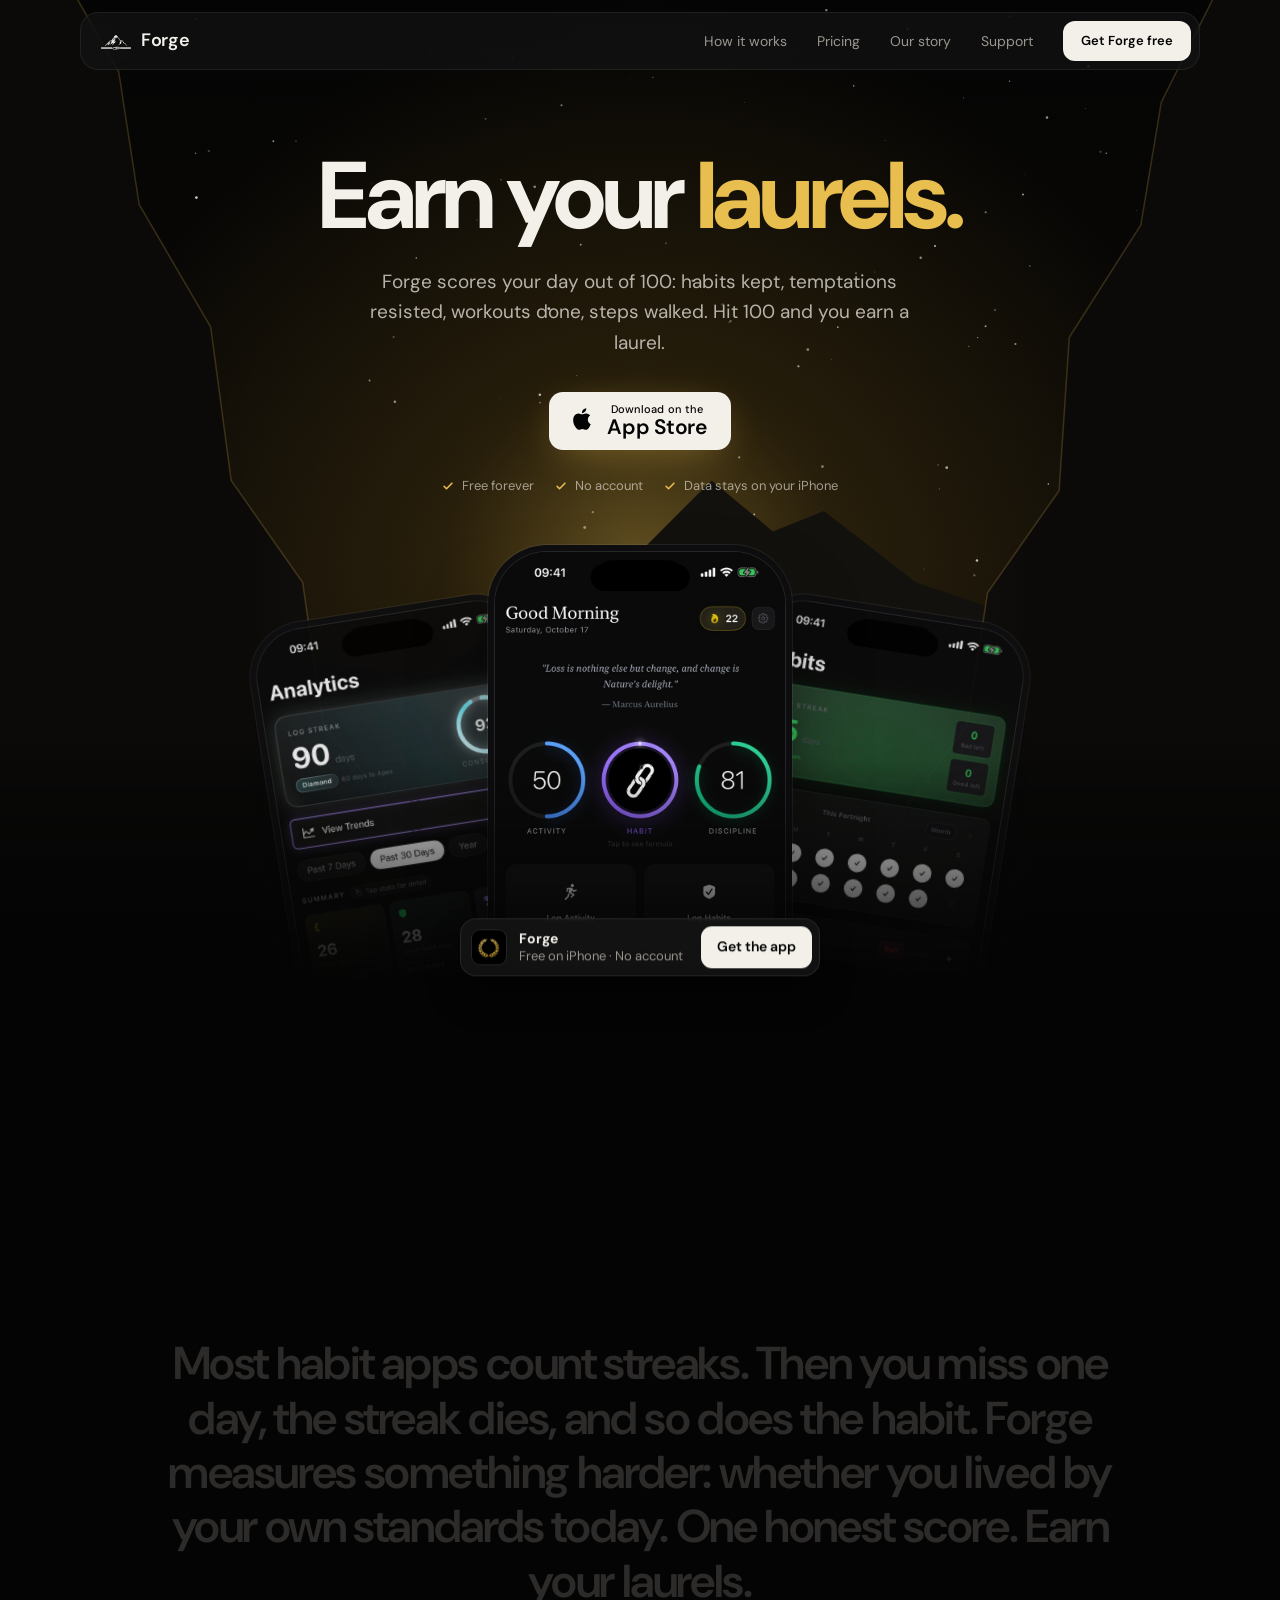
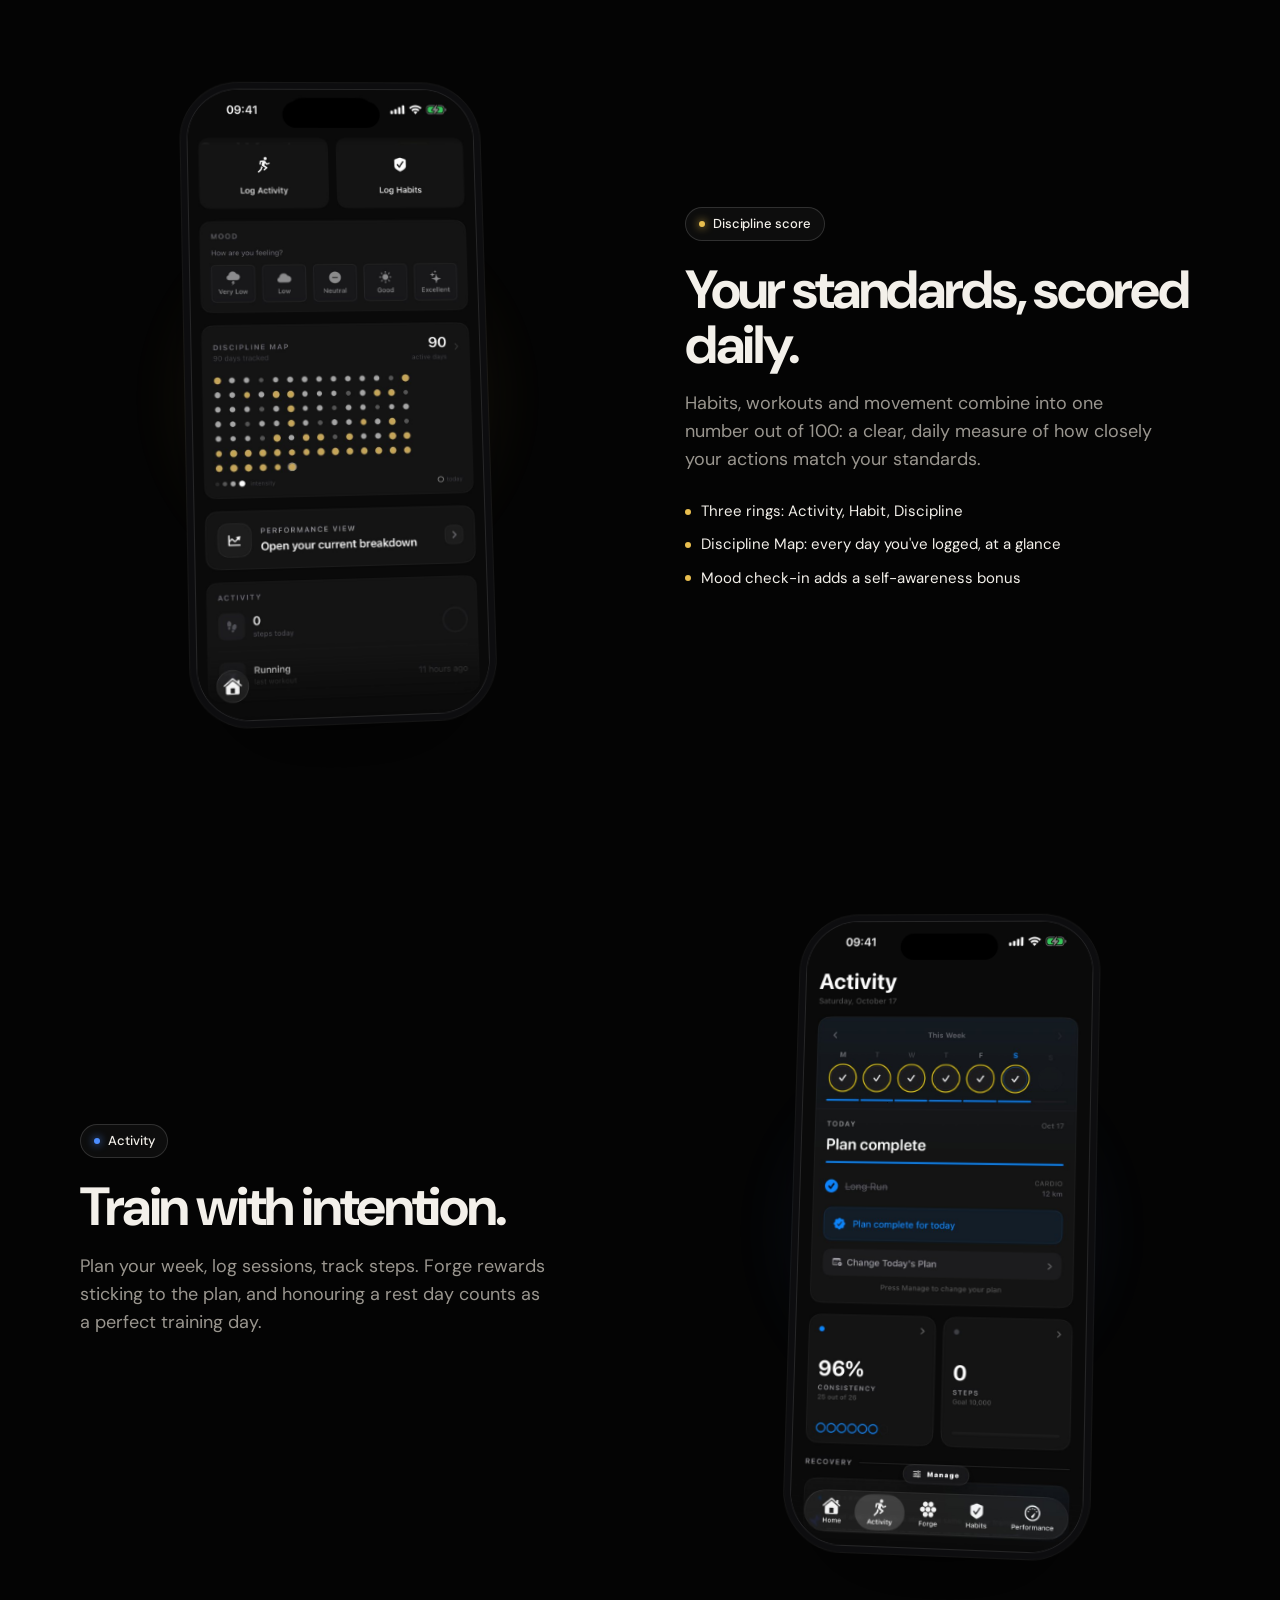
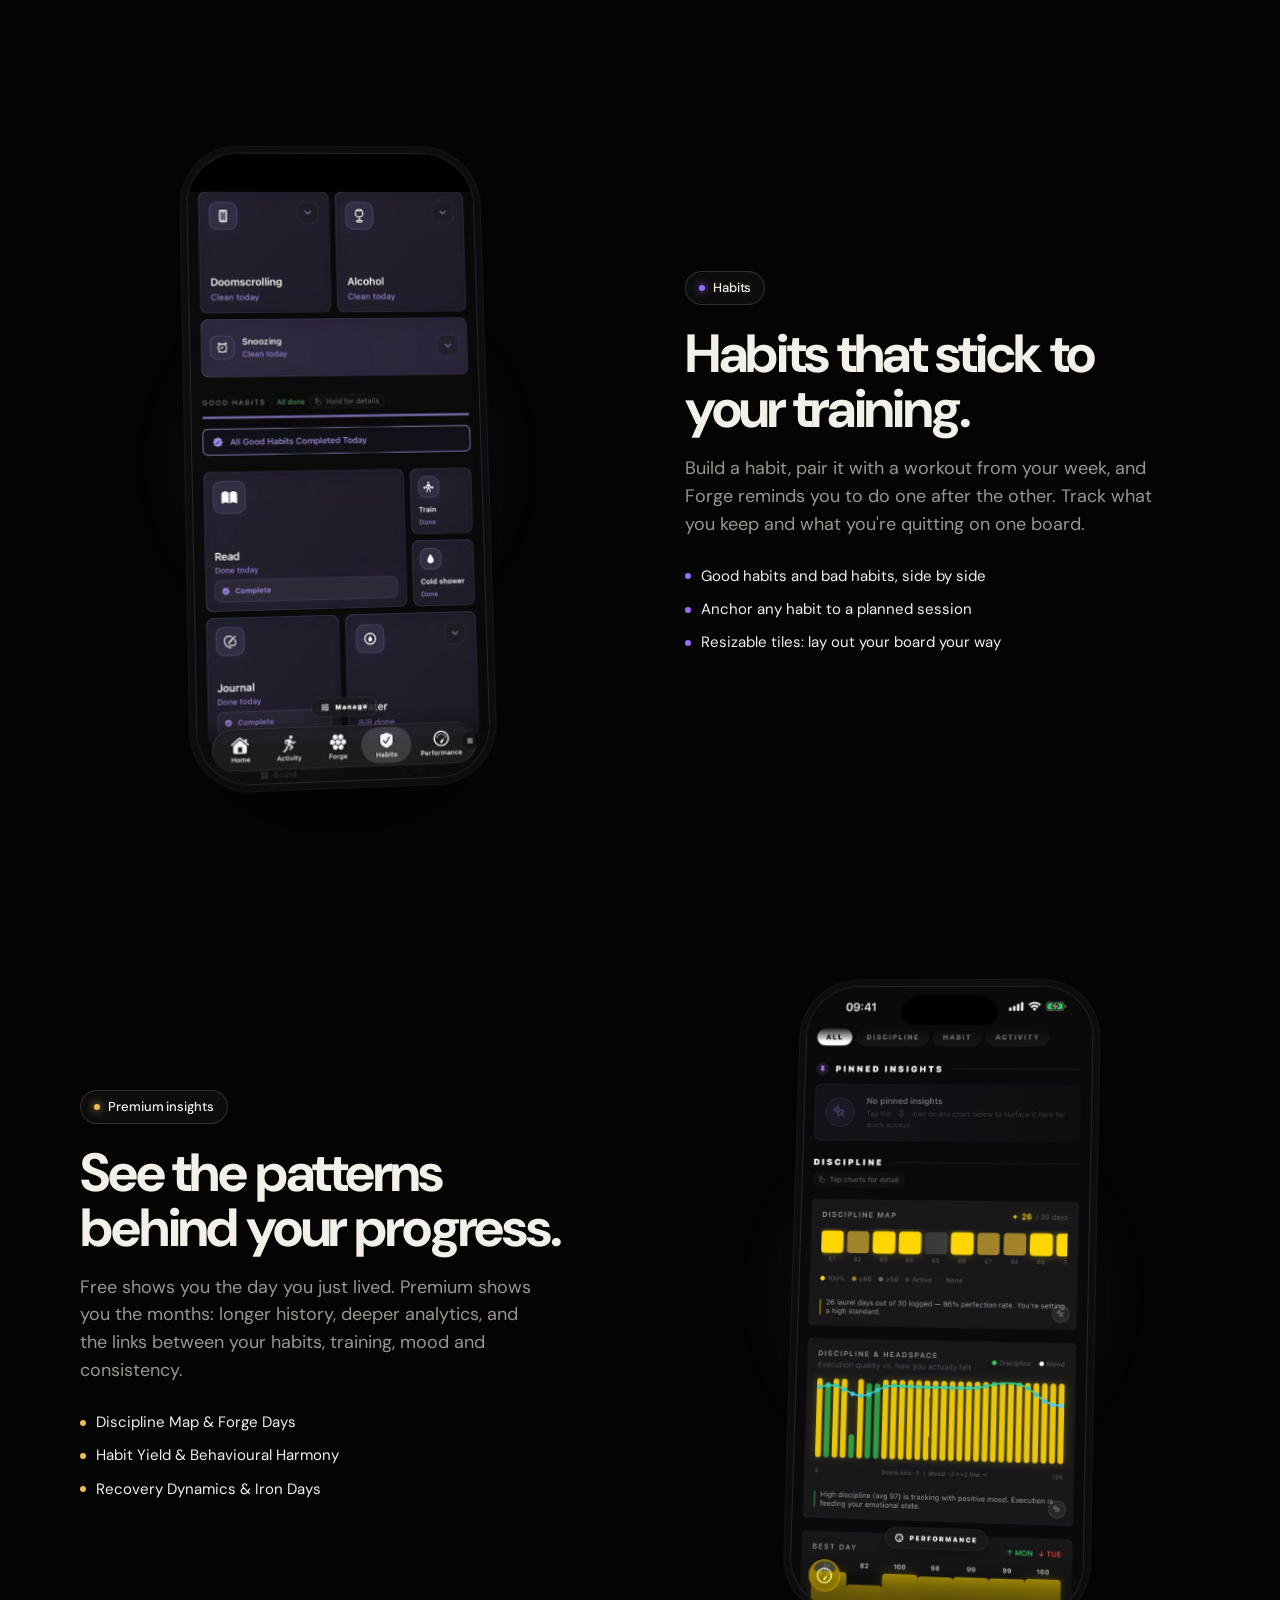
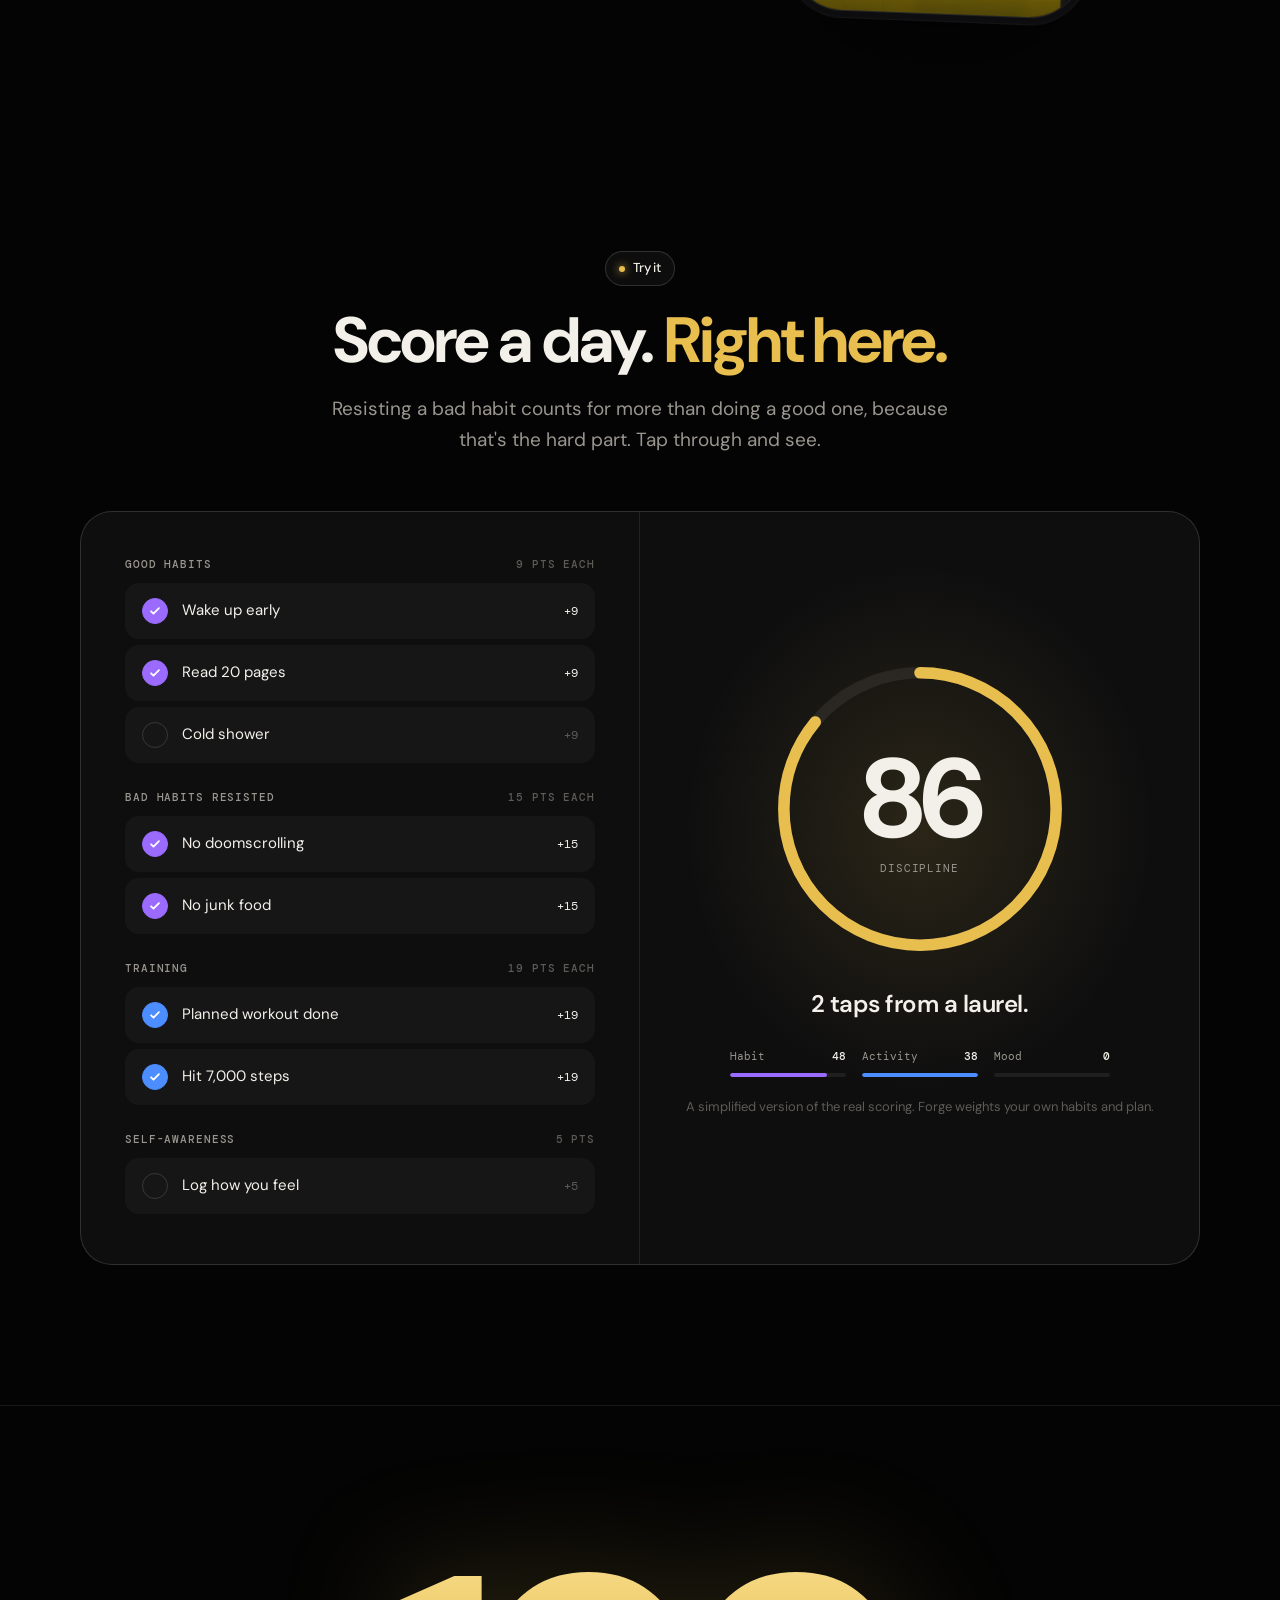
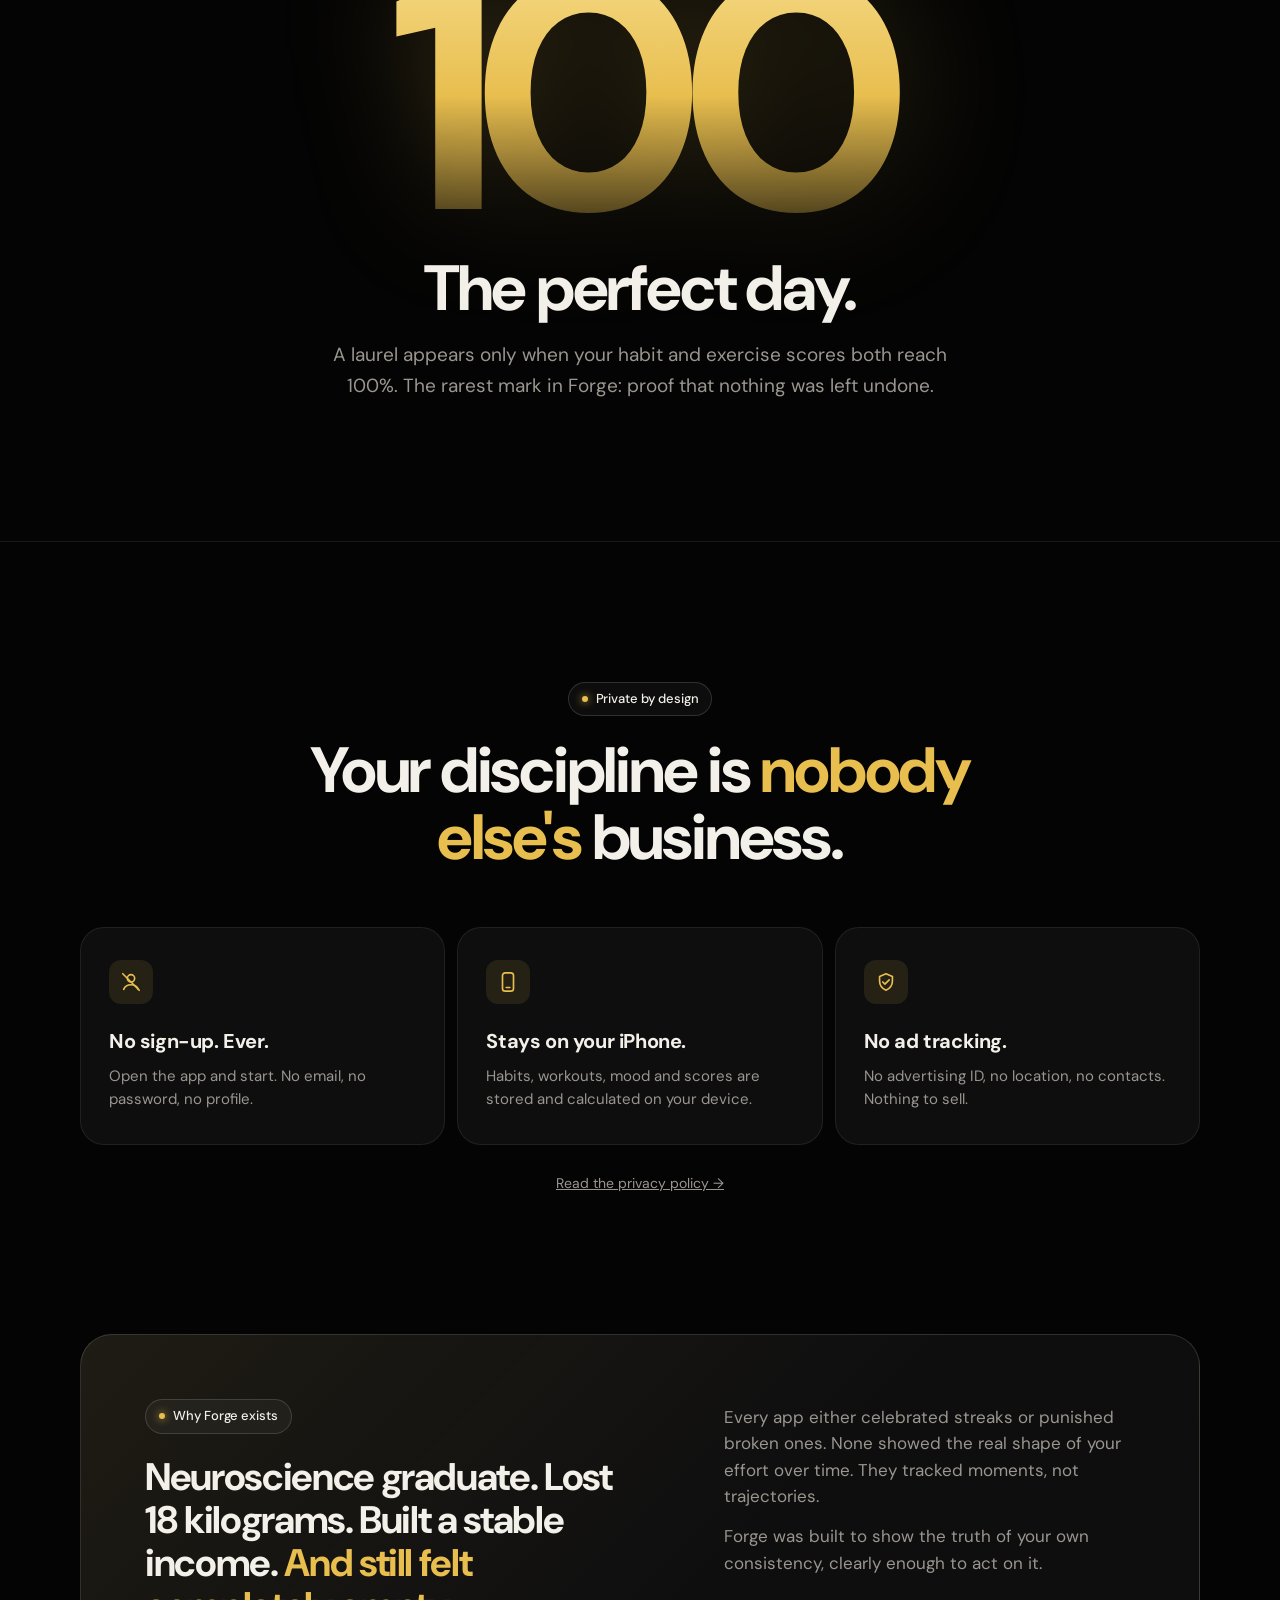
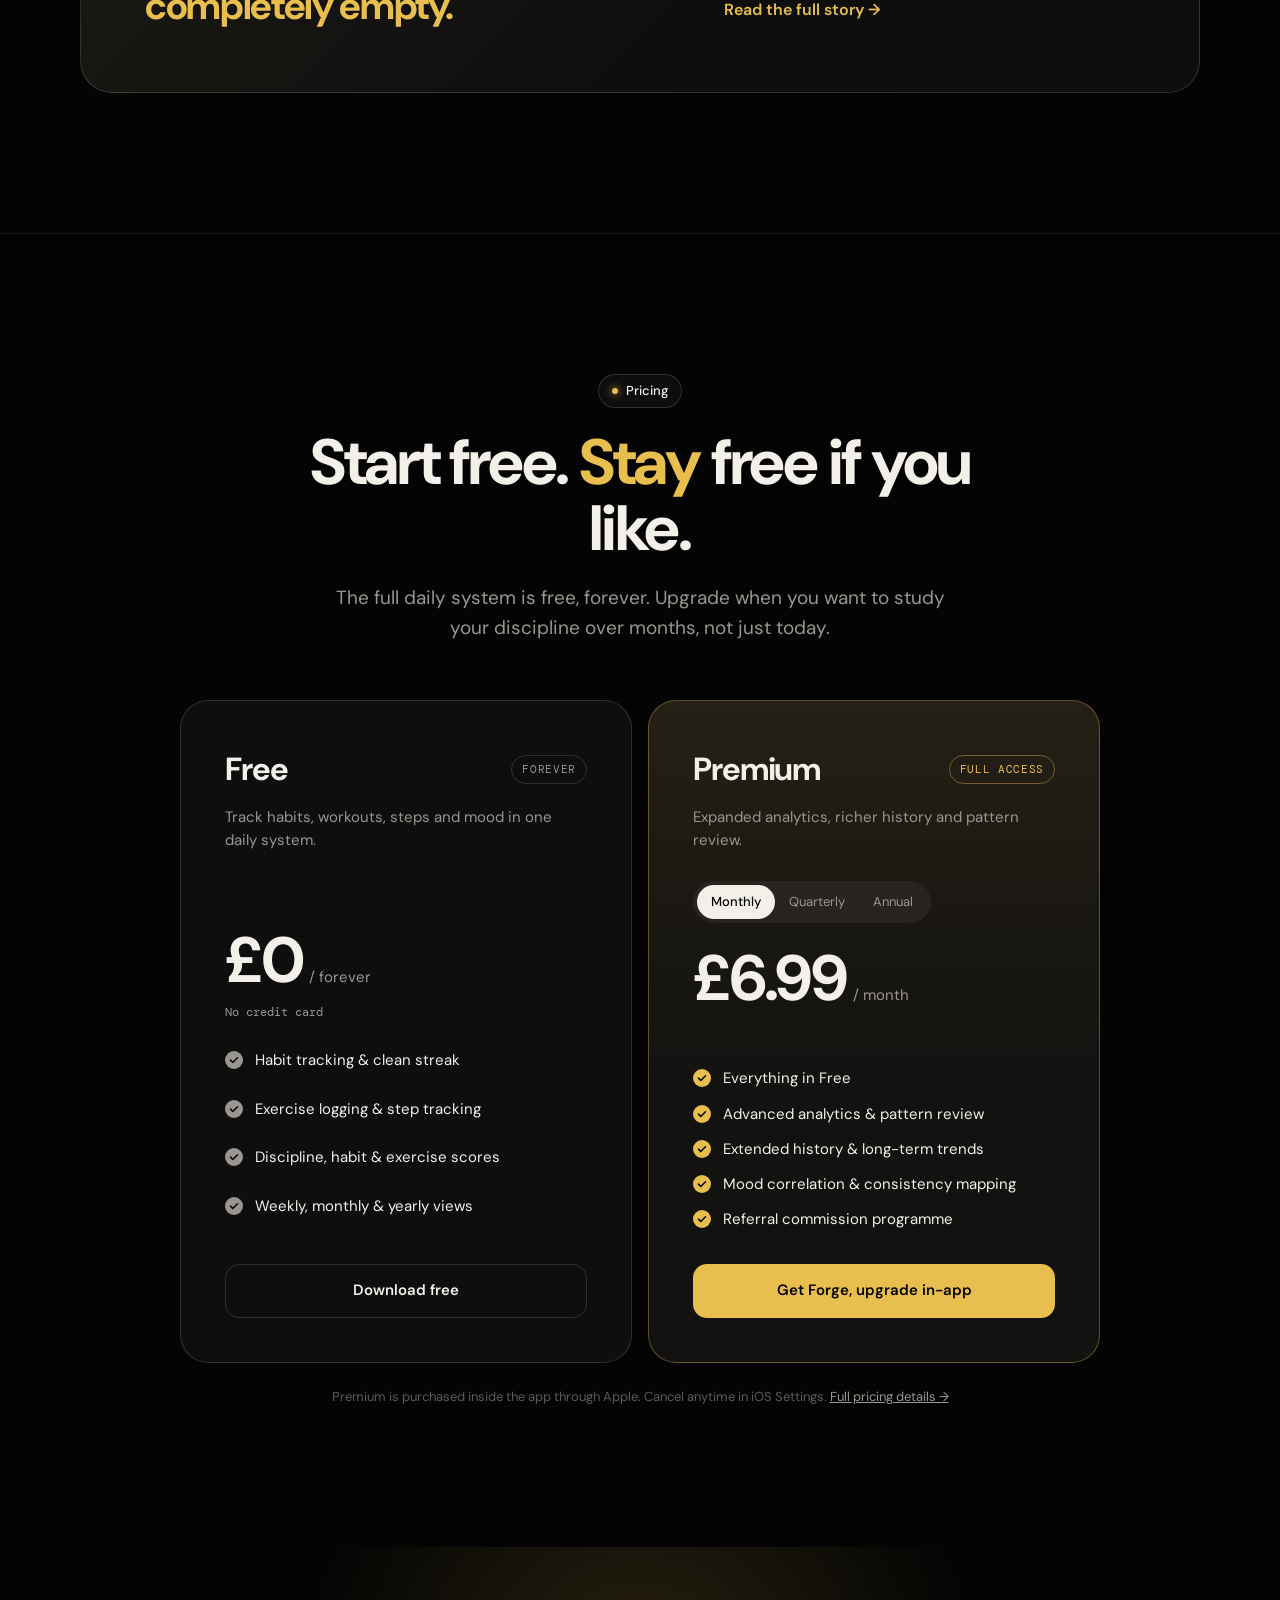
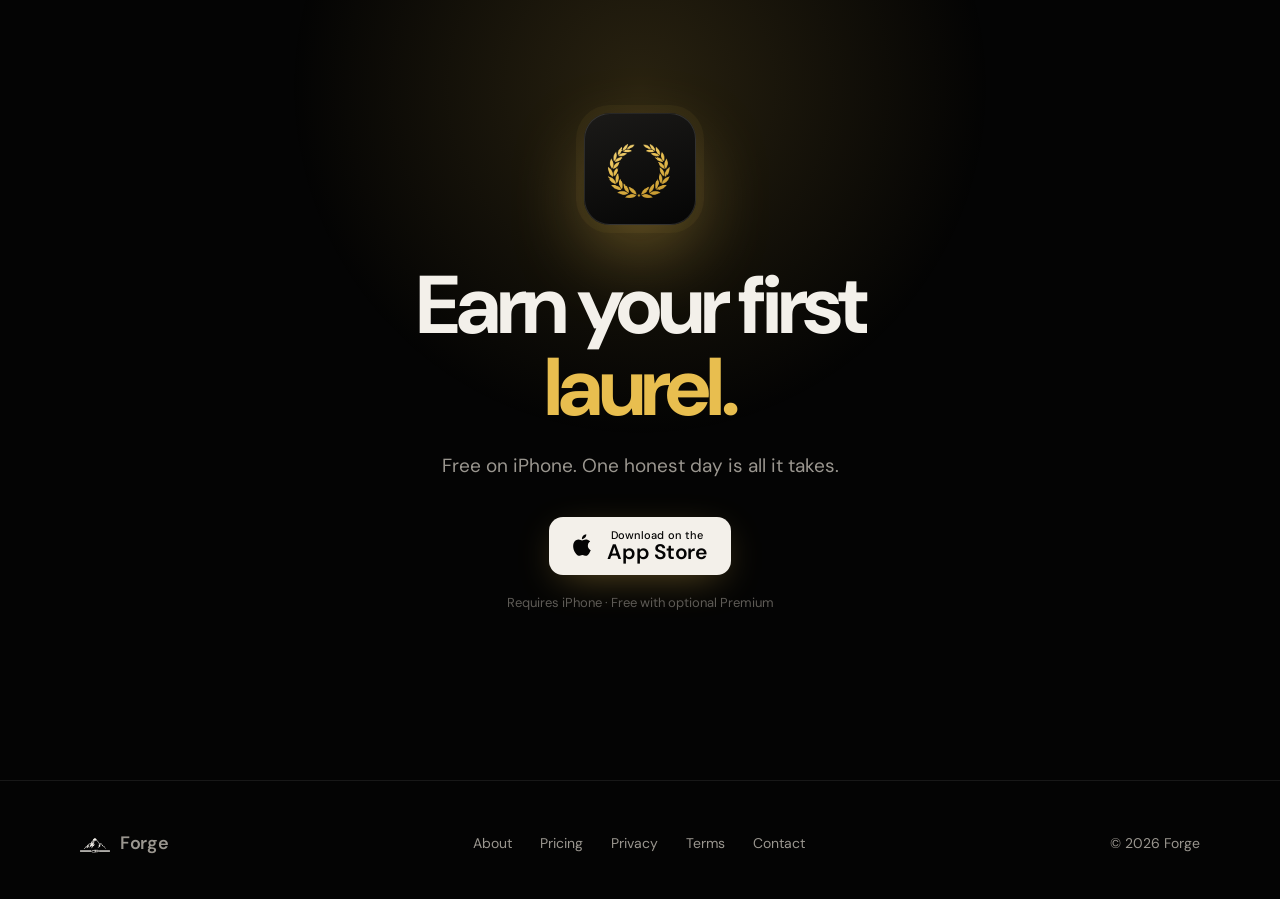
<file: index.html>
<!DOCTYPE html>
<html lang="en">
<head>
<meta charset="UTF-8">
<meta name="viewport" content="width=device-width, initial-scale=1">
<title>Forge — Earn your laurels. Discipline, scored daily.</title>
<meta name="description" content="Forge turns your habits, workouts, steps and mood into one honest score out of 100, every day. Free on iPhone. No account. Your data never leaves your phone.">
<meta name="apple-itunes-app" content="app-id=6761849586">
<meta name="theme-color" content="#040404">
<meta property="og:title" content="Forge — Earn your laurels.">
<meta property="og:description" content="Habits, workouts, steps and mood in one daily discipline score. Free on iPhone.">
<meta property="og:image" content="assets/screens/home.jpg">
<link rel="icon" href="logo.png">
<link rel="preconnect" href="https://fonts.googleapis.com">
<link rel="preconnect" href="https://fonts.gstatic.com" crossorigin>
<link href="https://fonts.googleapis.com/css2?family=DM+Sans:ital,opsz,wght@0,9..40,300..800;1,9..40,300..800&family=DM+Mono:wght@400;500&display=swap" rel="stylesheet">
<link rel="stylesheet" href="styles.css">
<style>
/* ============ HERO ============ */
.hero {
  position: relative; min-height: 100svh; overflow: hidden; isolation: isolate;
  display: flex; flex-direction: column; align-items: center; text-align: center;
  padding: 150px 0 0;
}
.hero-scene { position: absolute; inset: 0; z-index: -1; width: 100%; height: 100%; max-width: none; }
.hero-scene .star { fill: #fff; }
.hero h1 { font-size: clamp(50px, 7.4vw, 104px); max-width: 10em; margin: 0 auto; line-height: 0.98; letter-spacing: -0.045em; font-weight: 700; }
.hero .lede { margin: 24px auto 0; text-align: center; color: rgba(243,240,234,0.72); max-width: 30em; font-size: clamp(17px, 1.5vw, 19px); }
.hero-ctas { display: flex; justify-content: center; flex-wrap: wrap; gap: 12px; margin-top: 34px; }
.hero-trust { display: flex; justify-content: center; flex-wrap: wrap; gap: 6px 20px; margin-top: 26px; list-style: none; font-size: 13px; color: rgba(243,240,234,0.6); }
.hero-trust li { display: inline-flex; align-items: center; gap: 7px; }
.hero-trust svg { width: 14px; height: 14px; color: var(--gold); }

.phones { position: relative; margin-top: 56px; height: 470px; width: 100%; display: flex; justify-content: center; }
.phones .phone { position: absolute; top: 0; --w: 270px; }
.phones .p-center { z-index: 2; --w: 290px; animation: rise 1.2s 0.2s var(--ease) both; }
.phones .p-left  { transform: translate(-78%, 60px) rotate(-9deg); opacity: 0.9; animation: riseL 1.2s 0.35s var(--ease) both; }
.phones .p-right { transform: translate(78%, 60px) rotate(9deg); opacity: 0.9; animation: riseR 1.2s 0.35s var(--ease) both; }
@keyframes rise  { from { opacity: 0; transform: translateY(60px); } }
@keyframes riseL { from { opacity: 0; transform: translate(-60%, 120px) rotate(-4deg); } }
@keyframes riseR { from { opacity: 0; transform: translate(60%, 120px) rotate(4deg); } }
.phones::after { content: ''; position: absolute; inset: auto 0 0 0; height: 260px; z-index: 3; background: linear-gradient(to bottom, transparent, var(--ink) 85%); pointer-events: none; }

/* ============ FLOATING PILL ============ */
.float-pill {
  position: fixed; left: 50%; bottom: calc(16px + env(safe-area-inset-bottom)); z-index: 90;
  display: flex; align-items: center; gap: 12px;
  padding: 7px 7px 7px 10px; border-radius: 16px;
  background: rgba(22,22,23,0.78); -webkit-backdrop-filter: blur(20px); backdrop-filter: blur(20px);
  border: 1px solid rgba(255,255,255,0.09); box-shadow: 0 20px 40px -12px rgba(0,0,0,0.8);
  transform: translate(-50%, 160%); transition: transform 500ms var(--ease);
  white-space: nowrap;
}
.float-pill.show { transform: translate(-50%, 0); }
.float-pill .icon { width: 36px; height: 36px; border-radius: 9px; background: #000; border: 1px solid var(--line-2); display: grid; place-items: center; }
.float-pill .icon .laurel { width: 24px; }
.float-pill .txt { font-size: 13px; line-height: 1.25; padding-right: 6px; }
.float-pill .txt strong { display: block; font-size: 14px; }
.float-pill .txt span { color: var(--muted); }
.float-pill a { padding: 10px 16px; border-radius: 11px; background: var(--text); color: var(--ink); text-decoration: none; font-weight: 600; font-size: 14px; }

/* ============ STATEMENT (scroll-lit words) ============ */
.statement { height: 240vh; position: relative; }
.statement-inner { position: sticky; top: 0; height: 100vh; display: flex; align-items: center; justify-content: center; }
.statement p {
  max-width: 21em; text-align: center; font-weight: 600;
  font-size: clamp(28px, 3.6vw, 50px); line-height: 1.18; letter-spacing: -0.03em;
}
.statement .w { color: #2c2b29; transition: color 250ms; }
.statement .w.lit { color: var(--text); }
.statement .w.gold.lit { color: var(--gold); }

/* ============ FEATURES ============ */
.feature { display: grid; grid-template-columns: 1fr 1fr; gap: clamp(40px, 7vw, 110px); align-items: center; padding: clamp(60px, 8vw, 110px) 0; }
.feature.flip .feature-visual { order: 2; }
.feature-visual { display: flex; justify-content: center; position: relative; perspective: 1600px; }
.feature-visual::before {
  content: ''; position: absolute; width: 70%; aspect-ratio: 1; top: 50%; left: 50%; transform: translate(-50%, -50%);
  border-radius: 50%; background: radial-gradient(closest-side, var(--c), transparent); opacity: 0.22; filter: blur(30px);
}
.feature-visual .phone { --w: 290px; transform: rotateY(var(--ry, 14deg)) rotateX(4deg) rotateZ(var(--rz, -3deg)); transition: transform 1.2s var(--ease); }
.feature.flip .feature-visual .phone { --ry: -14deg; --rz: 3deg; }
.feature-visual.in .phone { --ry: 6deg; --rz: -1deg; }
.feature.flip .feature-visual.in .phone { --ry: -6deg; --rz: 1deg; }
.feature-copy h2 { font-size: clamp(34px, 4.2vw, 56px); font-weight: 700; letter-spacing: -0.04em; line-height: 1.02; margin: 22px 0 18px; }
.feature-copy p { color: var(--muted); font-size: 18px; max-width: 26em; }
.feature-copy .tag::before { background: var(--c); box-shadow: 0 0 8px var(--c); }
.video-phone::after { content: ''; position: absolute; inset: 0 0 auto 0; height: calc(var(--w) * 0.136); background: #000; }
.feature-copy ul { list-style: none; margin-top: 26px; display: grid; gap: 10px; }
.feature-copy li { display: flex; gap: 10px; align-items: center; font-size: 15px; }
.feature-copy li::before { content: ''; width: 6px; height: 6px; border-radius: 50%; background: var(--c); }

/* ============ SCORE DEMO ============ */
.center-head { text-align: center; max-width: 760px; margin: 0 auto 56px; }
.center-head h2 { margin-top: 22px; }
.center-head .lede { margin: 20px auto 0; }
.demo {
  display: grid; grid-template-columns: 1fr 1fr;
  border: 1px solid var(--line-2); border-radius: 32px; overflow: clip; background: var(--ink-2);
}
.demo-list { padding: clamp(24px, 4vw, 44px); border-right: 1px solid var(--line); }
.demo-group + .demo-group { margin-top: 26px; }
.demo-group h3 { font-family: var(--mono); font-size: 11px; font-weight: 500; letter-spacing: 0.08em; text-transform: uppercase; color: var(--muted); margin-bottom: 10px; display: flex; justify-content: space-between; }
.demo-group h3 b { font-weight: 500; color: var(--faint); }
.task {
  width: 100%; display: flex; align-items: center; gap: 14px; text-align: left;
  padding: 14px 16px; border-radius: 14px; margin-bottom: 6px;
  background: var(--surface); border: 1px solid transparent; transition: border-color 200ms, transform 120ms;
}
.task:hover { border-color: var(--line-2); }
.task:active { transform: translateY(1px); }
.task .check { width: 26px; height: 26px; border-radius: 50%; flex-shrink: 0; border: 1.5px solid var(--line-2); display: grid; place-items: center; transition: background 250ms var(--ease), border-color 250ms; }
.task .check svg { width: 14px; height: 14px; opacity: 0; transition: opacity 200ms; }
.task .name { flex: 1; font-size: 15px; }
.task .pts { font-family: var(--mono); font-size: 12px; color: var(--faint); }
.task[aria-pressed="true"] .check svg { opacity: 1; }
.task[aria-pressed="true"] .pts { color: var(--text); }
.task.good[aria-pressed="true"] .check, .task.resist[aria-pressed="true"] .check { background: var(--purple); border-color: var(--purple); }
.task.train[aria-pressed="true"] .check { background: var(--blue); border-color: var(--blue); }
.task.mood[aria-pressed="true"] .check { background: var(--gold); border-color: var(--gold); }
.demo-score {
  display: flex; flex-direction: column; align-items: center; justify-content: center; text-align: center;
  padding: clamp(32px, 5vw, 56px) 24px;
  background: radial-gradient(60% 50% at 50% 42%, rgba(232,190,79, var(--glow, 0.04)), transparent 70%);
}
.score-ring { position: relative; width: min(300px, 70vw); aspect-ratio: 1; }
.score-ring svg { width: 100%; height: 100%; transform: rotate(-90deg); overflow: visible; }
.score-ring .track { fill: none; stroke: rgba(255,255,255,0.07); stroke-width: 10; }
.score-ring .arc { fill: none; stroke: var(--gold); stroke-width: 10; stroke-linecap: round; transition: stroke-dashoffset 900ms var(--ease), filter 600ms; }
.score-ring.full .arc { filter: drop-shadow(0 0 14px rgba(232,190,79,0.9)); }
.score-center { position: absolute; inset: 0; display: grid; place-items: center; }
.score-num, .score-laurel { grid-area: 1 / 1; transition: opacity 500ms var(--ease); }
.score-num { font-size: clamp(76px, 10vw, 112px); font-weight: 700; letter-spacing: -0.06em; line-height: 1; font-variant-numeric: tabular-nums; }
.score-num small { display: block; font-family: var(--mono); font-size: 11px; font-weight: 400; letter-spacing: 0.08em; color: var(--muted); text-transform: uppercase; margin-top: 8px; }
.score-laurel { width: 62%; opacity: 0; }
.score-ring.full .score-num { opacity: 0; }
.score-ring.full .score-laurel { opacity: 1; }
.score-info { display: flex; flex-direction: column; align-items: center; width: 100%; }
.score-msg { margin-top: 26px; font-size: 24px; font-weight: 600; letter-spacing: -0.02em; min-height: 1.3em; }
.score-msg.win { color: var(--gold-hi); }
.win-cta { display: none; margin-top: 14px; padding: 10px 18px; border-radius: 12px; background: var(--gold); color: var(--ink); font-weight: 600; font-size: 14px; text-decoration: none; }
.win-cta.show { display: inline-block; animation: rise 500ms var(--ease) both; }
.score-bars { display: grid; grid-template-columns: repeat(3, 1fr); gap: 16px; margin-top: 26px; width: 100%; max-width: 380px; }
.bar-top { display: flex; justify-content: space-between; gap: 4px; font-family: var(--mono); font-size: 11px; color: var(--muted); margin-bottom: 8px; }
.bar-top b { color: var(--text); font-weight: 500; }
.bar-track { height: 4px; background: rgba(255,255,255,0.07); border-radius: 2px; overflow: hidden; }
.bar-fill { height: 100%; width: 0; border-radius: 2px; transition: width 700ms var(--ease); }
.demo-note { margin-top: 20px; font-size: 13px; color: var(--faint); }

/* ============ BIG NUMBER ============ */
.big-number { text-align: center; }
.big-number .num {
  font-size: clamp(140px, 26vw, 360px); font-weight: 700; letter-spacing: -0.07em; line-height: 0.9;
  background: linear-gradient(180deg, var(--gold-hi), var(--gold) 50%, rgba(232,190,79,0.15));
  -webkit-background-clip: text; background-clip: text; color: transparent;
  filter: drop-shadow(0 0 60px rgba(232,190,79,0.25));
}
.big-number h2 { margin-top: 10px; }
.big-number .lede { margin: 18px auto 0; text-align: center; }

/* ============ PRIVACY ============ */
.privacy-cards { display: grid; grid-template-columns: repeat(3, 1fr); gap: 12px; margin-top: 8px; }
.pcard { padding: 32px 28px; border-radius: 24px; background: var(--ink-2); border: 1px solid var(--line); }
.pcard .ico { width: 44px; height: 44px; border-radius: 12px; display: grid; place-items: center; background: rgba(232,190,79,0.1); color: var(--gold); margin-bottom: 22px; }
.pcard .ico svg { width: 22px; height: 22px; }
.pcard h3 { font-size: 20px; font-weight: 700; letter-spacing: -0.02em; margin-bottom: 8px; }
.pcard p { color: var(--muted); font-size: 15px; }
.privacy-link { display: block; text-align: center; margin-top: 28px; font-size: 14px; color: var(--muted); }

/* ============ FOUNDER ============ */
.founder {
  display: grid; grid-template-columns: 1.1fr 0.9fr; gap: clamp(32px, 6vw, 80px); align-items: center;
  padding: clamp(32px, 5vw, 64px); border-radius: 32px;
  background: linear-gradient(135deg, rgba(232,190,79,0.08), transparent 60%), var(--ink-2);
  border: 1px solid var(--line-2);
}
.founder blockquote { font-size: clamp(26px, 3vw, 40px); font-weight: 700; letter-spacing: -0.035em; line-height: 1.12; margin-top: 22px; }
.founder blockquote em { font-style: normal; color: var(--gold); }
.founder p { color: var(--muted); font-size: 17px; }
.founder p + p { margin-top: 14px; }
.founder a { display: inline-flex; margin-top: 22px; color: var(--gold); text-decoration: none; font-weight: 600; }
.founder a:hover { text-decoration: underline; text-underline-offset: 4px; }

/* ============ FINAL CTA ============ */
.final { text-align: center; position: relative; overflow: hidden; isolation: isolate; padding: clamp(100px, 13vw, 180px) 0; }
.final::before { content: ''; position: absolute; width: 700px; height: 700px; left: 50%; top: 0; transform: translate(-50%, -30%); background: radial-gradient(closest-side, rgba(232,190,79,0.16), transparent); z-index: -1; }
.app-icon {
  width: 112px; height: 112px; margin: 0 auto 40px; border-radius: 26px;
  background: linear-gradient(160deg, #1b1a18, #050505); border: 1px solid rgba(255,255,255,0.12);
  display: grid; place-items: center;
  box-shadow: 0 0 0 8px rgba(232,190,79,0.05), 0 30px 80px -10px rgba(232,190,79,0.45);
}
.app-icon .laurel { width: 72px; }
.final h2 { font-size: clamp(42px, 6.4vw, 88px); letter-spacing: -0.045em; line-height: 1; }
.final h2 em { font-style: normal; color: var(--gold); }
.final .lede { margin: 22px auto 36px; text-align: center; }
.final .fine { margin-top: 18px; font-size: 13px; color: var(--faint); }

/* ============ RESPONSIVE ============ */
@media (max-width: 900px) {
  .feature { grid-template-columns: 1fr; text-align: center; }
  .feature.flip .feature-visual { order: 0; }
  .feature-copy p { margin: 0 auto; }
  .feature-copy ul { justify-items: center; }
  .feature-visual .phone { --w: 250px; }
  .demo { grid-template-columns: 1fr; }
  .demo-list { border-right: 0; order: 2; }
  .demo-score {
    order: 1; position: sticky; top: 74px; z-index: 5;
    flex-direction: row; gap: 18px; padding: 16px 18px; text-align: left; justify-content: flex-start;
    background: rgba(14,14,15,0.94); -webkit-backdrop-filter: blur(14px); backdrop-filter: blur(14px);
    border-bottom: 1px solid var(--line);
  }
  .score-ring { width: 104px; flex-shrink: 0; }
  .score-num { font-size: 40px; }
  .score-num small { font-size: 8.5px; margin-top: 3px; letter-spacing: 0.06em; }
  .score-info { align-items: flex-start; }
  .score-msg { margin-top: 0; font-size: 19px; line-height: 1.15; }
  .score-bars { margin-top: 12px; gap: 10px; }
  .demo-note { display: none; }
  .win-cta { margin-top: 10px; padding: 8px 14px; font-size: 13px; }
  .privacy-cards { grid-template-columns: 1fr; }
  .founder { grid-template-columns: 1fr; }
  .phones { height: 400px; }
  .phones .phone { --w: 220px; }
  .phones .p-center { --w: 240px; }
}
@media (max-width: 560px) {
  .hero { padding-top: 120px; }
  .phones { margin-top: 44px; height: 360px; }
  .phones .phone { --w: 170px; }
  .phones .p-center { --w: 200px; }
  .phones .p-left  { transform: translate(-66%, 50px) rotate(-9deg); }
  .phones .p-right { transform: translate(66%, 50px) rotate(9deg); }
  .statement p { font-size: 27px; padding: 0 4px; }
  .float-pill .txt span { display: none; }
  .footer { padding-bottom: 100px; }
}
@media (prefers-reduced-motion: reduce) {
  .statement { height: auto; }
  .statement-inner { position: static; height: auto; padding: 120px 0; }
  .statement .w { color: var(--text); }
  .phones .phone { animation: none; }
}
</style>
</head>
<body>

<!-- ============ NAV ============ -->
<header class="nav" id="nav">
  <div class="wrap nav-inner">
    <a href="/" class="brand" aria-label="Forge home"><span class="brand-mark" aria-hidden="true"></span>Forge</a>
    <ul class="nav-links">
      <li><a href="#how">How it works</a></li>
      <li><a href="/pricing">Pricing</a></li>
      <li><a href="/about">Our story</a></li>
      <li><a href="mailto:4beeshealth@gmail.com">Support</a></li>
      <li><a class="nav-cta" href="https://apps.apple.com/gb/app/forge-discipline-habit/id6761849586" target="_blank" rel="noopener">Get Forge free</a></li>
    </ul>
    <button class="menu-btn" id="menuBtn" aria-label="Open menu" aria-expanded="false"><span></span></button>
  </div>
  <nav class="mobile-menu" aria-label="Mobile">
    <a href="#how">How it works</a>
    <a href="/pricing">Pricing</a>
    <a href="/about">Our story</a>
    <a href="mailto:4beeshealth@gmail.com">Support</a>
    <a class="btn-store small" href="https://apps.apple.com/gb/app/forge-discipline-habit/id6761849586" target="_blank" rel="noopener">
      <svg viewBox="0 0 24 24" fill="currentColor" aria-hidden="true"><path d="M18.71 19.5c-.83 1.24-1.71 2.45-3.05 2.47-1.34.03-1.77-.79-3.29-.79-1.53 0-2 .77-3.27.82-1.31.05-2.3-1.32-3.14-2.53C4.25 17 2.94 12.45 4.7 9.39c.87-1.52 2.43-2.48 4.12-2.51 1.28-.02 2.5.87 3.29.87.78 0 2.26-1.07 3.8-.91.65.03 2.47.26 3.64 1.98-.09.06-2.17 1.28-2.15 3.81.03 3.02 2.65 4.03 2.68 4.04-.03.07-.42 1.44-1.38 2.83M13 3.5c.73-.83 1.94-1.46 2.94-1.5.13 1.17-.34 2.35-1.04 3.19-.69.85-1.83 1.51-2.95 1.42-.15-1.15.41-2.35 1.05-3.11z"/></svg>
      <span class="btn-store-text"><small>Download on the</small><strong>App Store</strong></span>
    </a>
  </nav>
</header>

<main>

<!-- ============ HERO ============ -->
<section class="hero">
  <svg class="hero-scene" viewBox="0 0 1440 1000" preserveAspectRatio="xMidYMax slice" aria-hidden="true">
    <defs>
      <linearGradient id="sky" x1="0" y1="0" x2="0" y2="1">
        <stop offset="0" stop-color="#040404"/>
        <stop offset="0.55" stop-color="#0c0a07"/>
        <stop offset="1" stop-color="#040404"/>
      </linearGradient>
      <radialGradient id="dawn" cx="720" cy="560" r="560" gradientUnits="userSpaceOnUse">
        <stop offset="0" stop-color="#E8BE4F" stop-opacity="0.42"/>
        <stop offset="0.35" stop-color="#B98A22" stop-opacity="0.16"/>
        <stop offset="1" stop-color="#B98A22" stop-opacity="0"/>
      </radialGradient>
      <linearGradient id="rimL" x1="0" y1="0" x2="1" y2="0">
        <stop offset="0.6" stop-color="#0b0a09"/>
        <stop offset="1" stop-color="#1d1912"/>
      </linearGradient>
      <linearGradient id="rimR" x1="1" y1="0" x2="0" y2="0">
        <stop offset="0.6" stop-color="#0b0a09"/>
        <stop offset="1" stop-color="#1d1912"/>
      </linearGradient>
      <linearGradient id="fog" x1="0" y1="0" x2="0" y2="1">
        <stop offset="0" stop-color="#040404" stop-opacity="0"/>
        <stop offset="1" stop-color="#040404"/>
      </linearGradient>
    </defs>
    <rect width="1440" height="1000" fill="url(#sky)"/>
    <g id="stars"></g>
    <rect width="1440" height="1000" fill="url(#dawn)"/>
    <!-- distant range -->
    <path d="M0 1000V720l140-30 120 20 150-60 110 10 110-80 90-40 70-70 60 50 50-20 90 70 120 40 100 60 130-10 120 40 80-10v320z" fill="#13110d"/>
    <!-- the peak -->
    <path d="M330 1000 520 790l80-40 60-90 60-110 40 60 30-20 70 120 70 50 150 230z" fill="#0f0d0a"/>
    <path d="M720 550l-26 44 16-6 10 18 12-24 14 16 14-8z" fill="#F3F0EA" opacity="0.22"/>
    <path d="M720 550l60 110 30-20" fill="none" stroke="#E8BE4F" stroke-opacity="0.35" stroke-width="1.5"/>
    <!-- canyon walls -->
    <path d="M0 0v1000h560l-60-90-30-130-60-70-20-140-70-100-20-150-70-120-20-130L170 0z" fill="url(#rimL)"/>
    <path d="M560 1000l-60-90-30-130-60-70-20-140-70-100-20-150-70-120-20-130L170 0" fill="none" stroke="#E8BE4F" stroke-opacity="0.2" stroke-width="1.5"/>
    <path d="M1440 0v1000H880l60-80 40-130 60-80 20-130 70-100 10-150 70-110 20-120L1280 0z" fill="url(#rimR)"/>
    <path d="M880 1000l60-80 40-130 60-80 20-130 70-100 10-150 70-110 20-120L1280 0" fill="none" stroke="#E8BE4F" stroke-opacity="0.2" stroke-width="1.5"/>
    <rect y="700" width="1440" height="300" fill="url(#fog)"/>
  </svg>

  <div class="wrap">
    <h1 class="display">Earn your <em>laurels.</em></h1>
    <p class="lede">Forge scores your day out of 100: habits kept, temptations resisted, workouts done, steps walked. Hit 100 and you earn a laurel.</p>
    <div class="hero-ctas">
      <a class="btn-store" href="https://apps.apple.com/gb/app/forge-discipline-habit/id6761849586" target="_blank" rel="noopener" data-store>
        <svg viewBox="0 0 24 24" fill="currentColor" aria-hidden="true"><path d="M18.71 19.5c-.83 1.24-1.71 2.45-3.05 2.47-1.34.03-1.77-.79-3.29-.79-1.53 0-2 .77-3.27.82-1.31.05-2.3-1.32-3.14-2.53C4.25 17 2.94 12.45 4.7 9.39c.87-1.52 2.43-2.48 4.12-2.51 1.28-.02 2.5.87 3.29.87.78 0 2.26-1.07 3.8-.91.65.03 2.47.26 3.64 1.98-.09.06-2.17 1.28-2.15 3.81.03 3.02 2.65 4.03 2.68 4.04-.03.07-.42 1.44-1.38 2.83M13 3.5c.73-.83 1.94-1.46 2.94-1.5.13 1.17-.34 2.35-1.04 3.19-.69.85-1.83 1.51-2.95 1.42-.15-1.15.41-2.35 1.05-3.11z"/></svg>
        <span class="btn-store-text"><small>Download on the</small><strong>App Store</strong></span>
      </a>
    </div>
    <ul class="hero-trust">
      <li><svg viewBox="0 0 16 16" fill="none"><path d="M3.5 8.3l2.8 2.8L12.5 4.8" stroke="currentColor" stroke-width="1.8" stroke-linecap="round" stroke-linejoin="round"/></svg>Free forever</li>
      <li><svg viewBox="0 0 16 16" fill="none"><path d="M3.5 8.3l2.8 2.8L12.5 4.8" stroke="currentColor" stroke-width="1.8" stroke-linecap="round" stroke-linejoin="round"/></svg>No account</li>
      <li><svg viewBox="0 0 16 16" fill="none"><path d="M3.5 8.3l2.8 2.8L12.5 4.8" stroke="currentColor" stroke-width="1.8" stroke-linecap="round" stroke-linejoin="round"/></svg>Data stays on your iPhone</li>
    </ul>
  </div>

  <div class="phones" aria-hidden="true">
    <div class="phone p-left"><img src="assets/screens/analytics.jpg" alt=""></div>
    <div class="phone p-center"><img src="assets/screens/home.jpg" alt="" fetchpriority="high"></div>
    <div class="phone p-right"><img src="assets/screens/habits.jpg" alt=""></div>
  </div>
</section>

<!-- ============ STATEMENT ============ -->
<section class="statement" id="statement">
  <div class="statement-inner wrap">
    <p id="statementText">Most habit apps count streaks. Then you miss one day, the streak dies, and so does the habit. Forge measures something harder: whether you lived by your own standards today. One honest score. <span class="gold">Earn your laurels.</span></p>
  </div>
</section>

<!-- ============ FEATURES ============ -->
<section class="wrap">
  <article class="feature" style="--c: var(--gold)">
    <div class="feature-visual reveal"><div class="phone"><img src="assets/screens/discipline-map.jpg" alt="Forge home screen with the 90-day Discipline Map" loading="lazy"></div></div>
    <div class="feature-copy">
      <span class="tag">Discipline score</span>
      <h2>Your standards, scored daily.</h2>
      <p>Habits, workouts and movement combine into one number out of 100: a clear, daily measure of how closely your actions match your standards.</p>
      <ul><li>Three rings: Activity, Habit, Discipline</li><li>Discipline Map: every day you've logged, at a glance</li><li>Mood check-in adds a self-awareness bonus</li></ul>
    </div>
  </article>

  <article class="feature flip" style="--c: var(--blue)">
    <div class="feature-visual reveal"><div class="phone"><img src="assets/screens/activity.jpg" alt="Forge Activity screen with a completed training week" loading="lazy"></div></div>
    <div class="feature-copy">
      <span class="tag">Activity</span>
      <h2>Train with intention.</h2>
      <p>Plan your week, log sessions, track steps. Forge rewards sticking to the plan, and honouring a rest day counts as a perfect training day.</p>
    </div>
  </article>

  <article class="feature" style="--c: var(--purple)">
    <div class="feature-visual reveal"><div class="phone video-phone">
      <video class="demo-video" muted loop playsinline preload="none" poster="assets/screens/habit-anchor-poster.jpg" aria-label="Screen recording: building a habit in Forge and anchoring it to a planned workout"><source src="assets/screens/habit-anchor.mp4" type="video/mp4"></video>
    </div></div>
    <div class="feature-copy">
      <span class="tag">Habits</span>
      <h2>Habits that stick to your training.</h2>
      <p>Build a habit, pair it with a workout from your week, and Forge reminds you to do one after the other. Track what you keep and what you're quitting on one board.</p>
      <ul><li>Good habits and bad habits, side by side</li><li>Anchor any habit to a planned session</li><li>Resizable tiles: lay out your board your way</li></ul>
    </div>
  </article>

  <article class="feature flip" style="--c: var(--gold)">
    <div class="feature-visual reveal"><div class="phone"><img src="assets/screens/analytics-charts.jpg" alt="Forge Premium analytics: Discipline Map and Discipline and Headspace chart" loading="lazy"></div></div>
    <div class="feature-copy">
      <span class="tag">Premium insights</span>
      <h2>See the patterns behind your progress.</h2>
      <p>Free shows you the day you just lived. Premium shows you the months: longer history, deeper analytics, and the links between your habits, training, mood and consistency.</p>
      <ul><li>Discipline Map &amp; Forge Days</li><li>Habit Yield &amp; Behavioural Harmony</li><li>Recovery Dynamics &amp; Iron Days</li></ul>
    </div>
  </article>
</section>

<!-- ============ SCORE DEMO ============ -->
<section class="section" id="how">
  <div class="wrap">
    <div class="center-head">
      <span class="tag">Try it</span>
      <h2 class="h2">Score a day. <em>Right here.</em></h2>
      <p class="lede">Resisting a bad habit counts for more than doing a good one, because that's the hard part. Tap through and see.</p>
    </div>

    <div class="demo reveal" id="demo">
      <div class="demo-list">
        <div class="demo-group">
          <h3>Good habits <b>9 pts each</b></h3>
          <button class="task good" data-pts="9" data-kind="habit" aria-pressed="true"><span class="check"><svg viewBox="0 0 16 16" fill="none"><path d="M3.5 8.3l2.8 2.8L12.5 4.8" stroke="#fff" stroke-width="2" stroke-linecap="round" stroke-linejoin="round"/></svg></span><span class="name">Wake up early</span><span class="pts">+9</span></button>
          <button class="task good" data-pts="9" data-kind="habit" aria-pressed="true"><span class="check"><svg viewBox="0 0 16 16" fill="none"><path d="M3.5 8.3l2.8 2.8L12.5 4.8" stroke="#fff" stroke-width="2" stroke-linecap="round" stroke-linejoin="round"/></svg></span><span class="name">Read 20 pages</span><span class="pts">+9</span></button>
          <button class="task good" data-pts="9" data-kind="habit" aria-pressed="false"><span class="check"><svg viewBox="0 0 16 16" fill="none"><path d="M3.5 8.3l2.8 2.8L12.5 4.8" stroke="#fff" stroke-width="2" stroke-linecap="round" stroke-linejoin="round"/></svg></span><span class="name">Cold shower</span><span class="pts">+9</span></button>
        </div>
        <div class="demo-group">
          <h3>Bad habits resisted <b>15 pts each</b></h3>
          <button class="task resist" data-pts="15" data-kind="habit" aria-pressed="true"><span class="check"><svg viewBox="0 0 16 16" fill="none"><path d="M3.5 8.3l2.8 2.8L12.5 4.8" stroke="#fff" stroke-width="2" stroke-linecap="round" stroke-linejoin="round"/></svg></span><span class="name">No doomscrolling</span><span class="pts">+15</span></button>
          <button class="task resist" data-pts="15" data-kind="habit" aria-pressed="true"><span class="check"><svg viewBox="0 0 16 16" fill="none"><path d="M3.5 8.3l2.8 2.8L12.5 4.8" stroke="#fff" stroke-width="2" stroke-linecap="round" stroke-linejoin="round"/></svg></span><span class="name">No junk food</span><span class="pts">+15</span></button>
        </div>
        <div class="demo-group">
          <h3>Training <b>19 pts each</b></h3>
          <button class="task train" data-pts="19" data-kind="ex" aria-pressed="true"><span class="check"><svg viewBox="0 0 16 16" fill="none"><path d="M3.5 8.3l2.8 2.8L12.5 4.8" stroke="#fff" stroke-width="2" stroke-linecap="round" stroke-linejoin="round"/></svg></span><span class="name">Planned workout done</span><span class="pts">+19</span></button>
          <button class="task train" data-pts="19" data-kind="ex" aria-pressed="true"><span class="check"><svg viewBox="0 0 16 16" fill="none"><path d="M3.5 8.3l2.8 2.8L12.5 4.8" stroke="#fff" stroke-width="2" stroke-linecap="round" stroke-linejoin="round"/></svg></span><span class="name">Hit 7,000 steps</span><span class="pts">+19</span></button>
        </div>
        <div class="demo-group">
          <h3>Self-awareness <b>5 pts</b></h3>
          <button class="task mood" data-pts="5" data-kind="mood" aria-pressed="false"><span class="check"><svg viewBox="0 0 16 16" fill="none"><path d="M3.5 8.3l2.8 2.8L12.5 4.8" stroke="#040404" stroke-width="2" stroke-linecap="round" stroke-linejoin="round"/></svg></span><span class="name">Log how you feel</span><span class="pts">+5</span></button>
        </div>
      </div>

      <div class="demo-score" aria-live="polite">
        <div class="score-ring" id="scoreRing">
          <svg viewBox="0 0 260 260"><circle class="track" cx="130" cy="130" r="118"/><circle class="arc" id="scoreArc" cx="130" cy="130" r="118"/></svg>
          <div class="score-center">
            <div class="score-num"><span id="scoreNum">0</span><small>Discipline</small></div>
            <span class="laurel score-laurel"></span>
          </div>
        </div>
        <div class="score-info">
          <p class="score-msg" id="scoreMsg">&nbsp;</p>
          <a class="win-cta" id="winCta" href="https://apps.apple.com/gb/app/forge-discipline-habit/id6761849586" target="_blank" rel="noopener" tabindex="-1">Now earn one for real →</a>
          <div class="score-bars">
            <div class="bar"><div class="bar-top"><span>Habit</span><b id="bHabit">0</b></div><div class="bar-track"><div class="bar-fill" id="fHabit" style="background:var(--purple)"></div></div></div>
            <div class="bar"><div class="bar-top"><span>Activity</span><b id="bEx">0</b></div><div class="bar-track"><div class="bar-fill" id="fEx" style="background:var(--blue)"></div></div></div>
            <div class="bar"><div class="bar-top"><span>Mood</span><b id="bMood">0</b></div><div class="bar-track"><div class="bar-fill" id="fMood" style="background:var(--gold)"></div></div></div>
          </div>
          <p class="demo-note">A simplified version of the real scoring. Forge weights your own habits and plan.</p>
        </div>
      </div>
    </div>
  </div>
</section>

<!-- ============ BIG NUMBER ============ -->
<section class="section big-number">
  <div class="wrap">
    <div class="num reveal">100</div>
    <h2 class="h2">The perfect day.</h2>
    <p class="lede">A laurel appears only when your habit and exercise scores both reach 100%. The rarest mark in Forge: proof that nothing was left undone.</p>
  </div>
</section>

<!-- ============ PRIVACY ============ -->
<section class="section">
  <div class="wrap">
    <div class="center-head">
      <span class="tag">Private by design</span>
      <h2 class="h2">Your discipline is <em>nobody else's</em> business.</h2>
    </div>
    <div class="privacy-cards">
      <div class="pcard reveal"><span class="ico"><svg viewBox="0 0 24 24" fill="none"><circle cx="12" cy="8" r="4" stroke="currentColor" stroke-width="1.8"/><path d="M4 20c1.5-3.5 4.5-5 8-5s6.5 1.5 8 5" stroke="currentColor" stroke-width="1.8" stroke-linecap="round"/><path d="M3 3l18 18" stroke="currentColor" stroke-width="1.8" stroke-linecap="round"/></svg></span><h3>No sign-up. Ever.</h3><p>Open the app and start. No email, no password, no profile.</p></div>
      <div class="pcard reveal"><span class="ico"><svg viewBox="0 0 24 24" fill="none"><rect x="6" y="2" width="12" height="20" rx="3" stroke="currentColor" stroke-width="1.8"/><path d="M10 18h4" stroke="currentColor" stroke-width="1.8" stroke-linecap="round"/></svg></span><h3>Stays on your iPhone.</h3><p>Habits, workouts, mood and scores are stored and calculated on your device.</p></div>
      <div class="pcard reveal"><span class="ico"><svg viewBox="0 0 24 24" fill="none"><path d="M12 3l7 3v5c0 4.5-3 8.3-7 10-4-1.7-7-5.5-7-10V6l7-3z" stroke="currentColor" stroke-width="1.8" stroke-linejoin="round"/><path d="M8.5 12l2.3 2.3 4.7-4.6" stroke="currentColor" stroke-width="1.8" stroke-linecap="round" stroke-linejoin="round"/></svg></span><h3>No ad tracking.</h3><p>No advertising ID, no location, no contacts. Nothing to sell.</p></div>
    </div>
    <a class="privacy-link" href="/privacy">Read the privacy policy →</a>
  </div>
</section>

<!-- ============ FOUNDER ============ -->
<section class="wrap" style="padding-bottom: clamp(80px, 11vw, 140px)">
  <div class="founder reveal">
    <div>
      <span class="tag">Why Forge exists</span>
      <blockquote>Neuroscience graduate. Lost 18 kilograms. Built a stable income. <em>And still felt completely empty.</em></blockquote>
    </div>
    <div>
      <p>Every app either celebrated streaks or punished broken ones. None showed the real shape of your effort over time. They tracked moments, not trajectories.</p>
      <p>Forge was built to show the truth of your own consistency, clearly enough to act on it.</p>
      <a href="/about">Read the full story →</a>
    </div>
  </div>
</section>

<!-- ============ PRICING ============ -->
<section class="section" id="pricing" style="border-top:1px solid var(--line)">
  <div class="wrap">
    <div class="center-head">
      <span class="tag">Pricing</span>
      <h2 class="h2">Start free. <em>Stay</em> free if you like.</h2>
      <p class="lede">The full daily system is free, forever. Upgrade when you want to study your discipline over months, not just today.</p>
    </div>
    <div class="plans">
      <div class="plan">
        <div class="plan-name"><h3>Free</h3><span class="plan-badge">Forever</span></div>
        <p class="plan-desc">Track habits, workouts, steps and mood in one daily system.</p>
        <div class="plan-spacer"></div>
        <div class="price"><span class="amt">£0</span><span class="per">/ forever</span></div>
        <div class="price-note">No credit card</div>
        <ul class="ticks">
          <li>Habit tracking &amp; clean streak</li>
          <li>Exercise logging &amp; step tracking</li>
          <li>Discipline, habit &amp; exercise scores</li>
          <li>Weekly, monthly &amp; yearly views</li>
        </ul>
        <a class="cta" href="https://apps.apple.com/gb/app/forge-discipline-habit/id6761849586" target="_blank" rel="noopener">Download free</a>
      </div>
      <div class="plan pro">
        <div class="plan-name"><h3>Premium</h3><span class="plan-badge">Full access</span></div>
        <p class="plan-desc">Expanded analytics, richer history and pattern review.</p>
        <div class="period" role="group" aria-label="Billing period">
          <button data-period="monthly" aria-pressed="true">Monthly</button>
          <button data-period="quarterly" aria-pressed="false">Quarterly</button>
          <button data-period="annual" aria-pressed="false">Annual</button>
        </div>
        <div class="price"><span class="amt" data-price-amt>£6.99</span><span class="per" data-price-per>/ month</span></div>
        <div class="price-note" data-price-note>&nbsp;</div>
        <ul class="ticks">
          <li>Everything in Free</li>
          <li>Advanced analytics &amp; pattern review</li>
          <li>Extended history &amp; long-term trends</li>
          <li>Mood correlation &amp; consistency mapping</li>
          <li>Referral commission programme</li>
        </ul>
        <a class="cta" href="https://apps.apple.com/gb/app/forge-discipline-habit/id6761849586" target="_blank" rel="noopener">Get Forge, upgrade in-app</a>
      </div>
    </div>
    <p class="plans-fine">Premium is purchased inside the app through Apple. Cancel anytime in iOS Settings. <a href="/pricing" style="color:var(--muted)">Full pricing details →</a></p>
  </div>
</section>

<!-- ============ FINAL CTA ============ -->
<section class="final" id="download">
  <div class="wrap">
    <div class="app-icon"><span class="laurel" aria-hidden="true"></span></div>
    <h2>Earn your first<br><em>laurel.</em></h2>
    <p class="lede">Free on iPhone. One honest day is all it takes.</p>
    <a class="btn-store" href="https://apps.apple.com/gb/app/forge-discipline-habit/id6761849586" target="_blank" rel="noopener" data-store-end>
      <svg viewBox="0 0 24 24" fill="currentColor" aria-hidden="true"><path d="M18.71 19.5c-.83 1.24-1.71 2.45-3.05 2.47-1.34.03-1.77-.79-3.29-.79-1.53 0-2 .77-3.27.82-1.31.05-2.3-1.32-3.14-2.53C4.25 17 2.94 12.45 4.7 9.39c.87-1.52 2.43-2.48 4.12-2.51 1.28-.02 2.5.87 3.29.87.78 0 2.26-1.07 3.8-.91.65.03 2.47.26 3.64 1.98-.09.06-2.17 1.28-2.15 3.81.03 3.02 2.65 4.03 2.68 4.04-.03.07-.42 1.44-1.38 2.83M13 3.5c.73-.83 1.94-1.46 2.94-1.5.13 1.17-.34 2.35-1.04 3.19-.69.85-1.83 1.51-2.95 1.42-.15-1.15.41-2.35 1.05-3.11z"/></svg>
      <span class="btn-store-text"><small>Download on the</small><strong>App Store</strong></span>
    </a>
    <p class="fine">Requires iPhone · Free with optional Premium</p>
  </div>
</section>

</main>

<footer class="footer">
  <div class="wrap footer-inner">
    <a href="/" class="brand"><span class="brand-mark" aria-hidden="true"></span>Forge</a>
    <ul class="footer-links">
      <li><a href="/about">About</a></li>
      <li><a href="/pricing">Pricing</a></li>
      <li><a href="/privacy">Privacy</a></li>
      <li><a href="/terms">Terms</a></li>
      <li><a href="mailto:4beeshealth@gmail.com">Contact</a></li>
    </ul>
    <span>© 2026 Forge</span>
  </div>
</footer>

<!-- Floating download pill -->
<div class="float-pill" id="floatPill">
  <span class="icon" aria-hidden="true"><span class="laurel"></span></span>
  <span class="txt"><strong>Forge</strong><span>Free on iPhone · No account</span></span>
  <a href="https://apps.apple.com/gb/app/forge-discipline-habit/id6761849586" target="_blank" rel="noopener">Get the app</a>
</div>

<script src="site.js"></script>
<script>
/* ---------- Hero stars ---------- */
(() => {
  const g = document.getElementById('stars'), ns = 'http://www.w3.org/2000/svg';
  let seed = 7; const rnd = () => (seed = (seed * 16807) % 2147483647) / 2147483647;
  for (let i = 0; i < 160; i++) {
    const c = document.createElementNS(ns, 'circle');
    c.setAttribute('cx', (rnd() * 1440).toFixed(1));
    c.setAttribute('cy', (rnd() * 620).toFixed(1));
    c.setAttribute('r', (rnd() * 1.1 + 0.3).toFixed(2));
    c.setAttribute('class', 'star');
    c.setAttribute('opacity', (rnd() * 0.6 + 0.15).toFixed(2));
    g.appendChild(c);
  }
})();

/* ---------- Statement: light words as you scroll ---------- */
(() => {
  const sec = document.getElementById('statement');
  const p = document.getElementById('statementText');
  const words = [];
  const wrap = (node, gold) => {
    [...node.childNodes].forEach(n => {
      if (n.nodeType === 3) {
        const frag = document.createDocumentFragment();
        n.textContent.split(/(\s+)/).forEach(t => {
          if (!t.trim()) { frag.appendChild(document.createTextNode(t)); return; }
          const s = document.createElement('span');
          s.className = 'w' + (gold ? ' gold' : ''); s.textContent = t;
          frag.appendChild(s); words.push(s);
        });
        n.replaceWith(frag);
      } else wrap(n, gold || n.classList.contains('gold'));
    });
  };
  wrap(p, false);
  if (matchMedia('(prefers-reduced-motion: reduce)').matches) { words.forEach(w => w.classList.add('lit')); return; }
  const tick = () => {
    const r = sec.getBoundingClientRect();
    const prog = Math.min(Math.max(-r.top / (r.height - innerHeight), 0), 1);
    const n = Math.round(prog * 1.15 * words.length);
    words.forEach((w, i) => w.classList.toggle('lit', i < n));
  };
  addEventListener('scroll', tick, { passive: true }); tick();
})();

/* ---------- Score demo ---------- */
(() => {
  const tasks = [...document.querySelectorAll('.task')];
  const ring = document.getElementById('scoreRing');
  const arc = document.getElementById('scoreArc');
  const num = document.getElementById('scoreNum');
  const msg = document.getElementById('scoreMsg');
  const win = document.getElementById('winCta');
  const demoScore = document.querySelector('.demo-score');
  const C = 2 * Math.PI * 118;
  arc.style.strokeDasharray = C; arc.style.strokeDashoffset = C;
  let shown = 0, raf;
  const set = (id, v, max) => {
    document.getElementById('b' + id).textContent = v;
    document.getElementById('f' + id).style.width = (v / max * 100) + '%';
  };
  function countTo(target) {
    cancelAnimationFrame(raf);
    const from = shown, t0 = performance.now();
    const step = t => {
      const p = Math.min((t - t0) / 700, 1), e = 1 - Math.pow(1 - p, 3);
      shown = Math.round(from + (target - from) * e); num.textContent = shown;
      if (p < 1) raf = requestAnimationFrame(step);
    };
    raf = requestAnimationFrame(step);
  }
  function update() {
    let habit = 0, ex = 0, mood = 0;
    tasks.forEach(t => {
      if (t.getAttribute('aria-pressed') !== 'true') return;
      const p = +t.dataset.pts;
      if (t.dataset.kind === 'habit') habit += p; else if (t.dataset.kind === 'ex') ex += p; else mood += p;
    });
    const total = habit + ex + mood;
    countTo(total);
    arc.style.strokeDashoffset = C * (1 - total / 100);
    set('Habit', habit, 57); set('Ex', ex, 38); set('Mood', mood, 5);
    ring.classList.toggle('full', total === 100);
    demoScore.style.setProperty('--glow', (0.03 + total / 100 * 0.12).toFixed(3));
    const left = tasks.filter(t => t.getAttribute('aria-pressed') !== 'true').length;
    msg.classList.toggle('win', total === 100);
    win.classList.toggle('show', total === 100); win.tabIndex = total === 100 ? 0 : -1;
    msg.textContent = total === 100 ? 'Laurel day. Earned.'
      : left === 1 ? 'One more. Finish it.'
      : left <= 3 ? `${left} taps from a laurel.`
      : total >= 50 ? 'Decent. Not your best.' : 'The day is still yours.';
  }
  tasks.forEach(t => t.addEventListener('click', () => {
    t.setAttribute('aria-pressed', t.getAttribute('aria-pressed') === 'true' ? 'false' : 'true'); update();
  }));
  new IntersectionObserver((es, o) => es.forEach(e => {
    if (e.isIntersecting) { setTimeout(update, 250); o.disconnect(); }
  }), { threshold: 0.35 }).observe(document.getElementById('demo'));
})();

/* ---------- Demo videos: only load/play when visible ---------- */
(() => {
  const io = new IntersectionObserver(es => es.forEach(e => {
    const v = e.target;
    if (e.isIntersecting) { if (v.preload === 'none') { v.preload = 'auto'; v.load(); } v.play().catch(() => {}); }
    else v.pause();
  }), { threshold: 0.25 });
  document.querySelectorAll('.demo-video').forEach(v => io.observe(v));
})();

/* ---------- Floating pill: after hero CTA, hidden at final CTA ---------- */
(() => {
  const pill = document.getElementById('floatPill');
  let heroGone = false, endVisible = false;
  const sync = () => pill.classList.toggle('show', heroGone && !endVisible);
  new IntersectionObserver(([e]) => { heroGone = !e.isIntersecting && e.boundingClientRect.top < 0; sync(); }).observe(document.querySelector('[data-store]'));
  new IntersectionObserver(([e]) => { endVisible = e.isIntersecting; sync(); }).observe(document.querySelector('[data-store-end]'));
})();
</script>
</body>
</html>
</file>
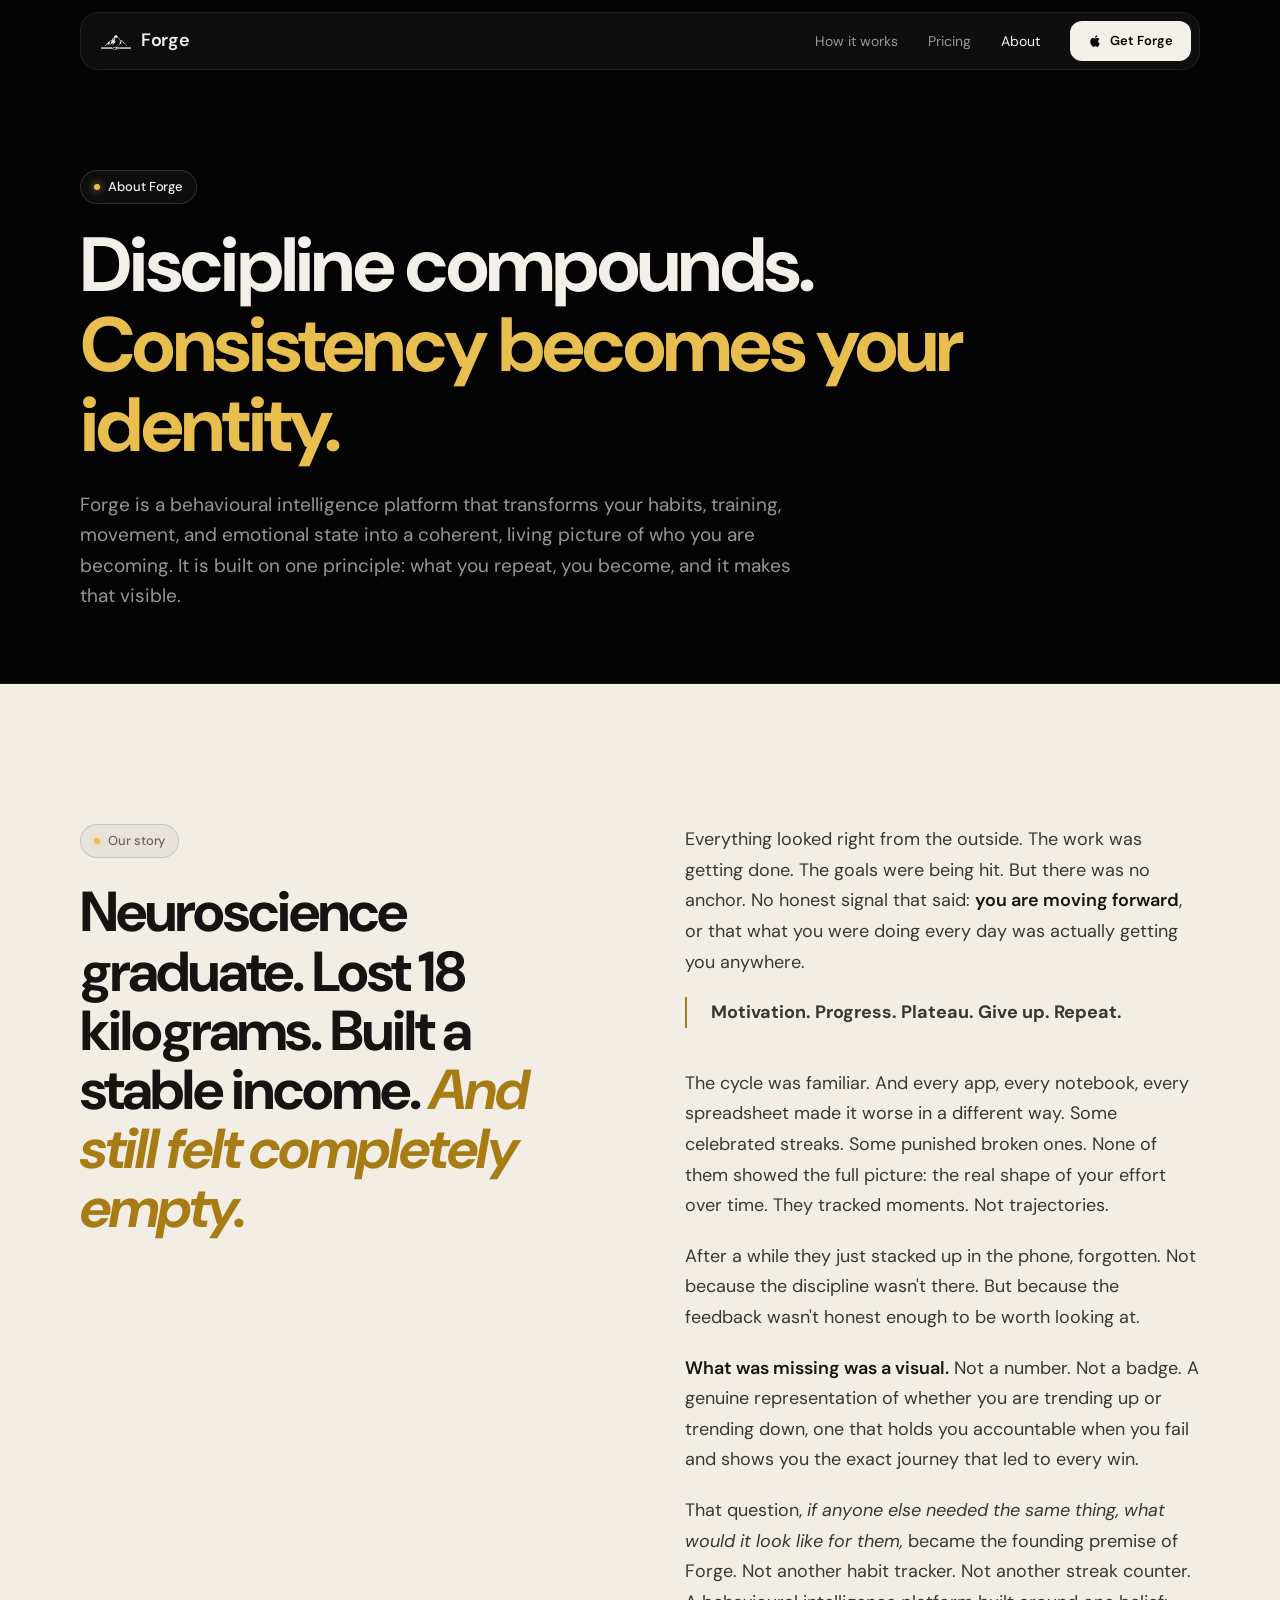
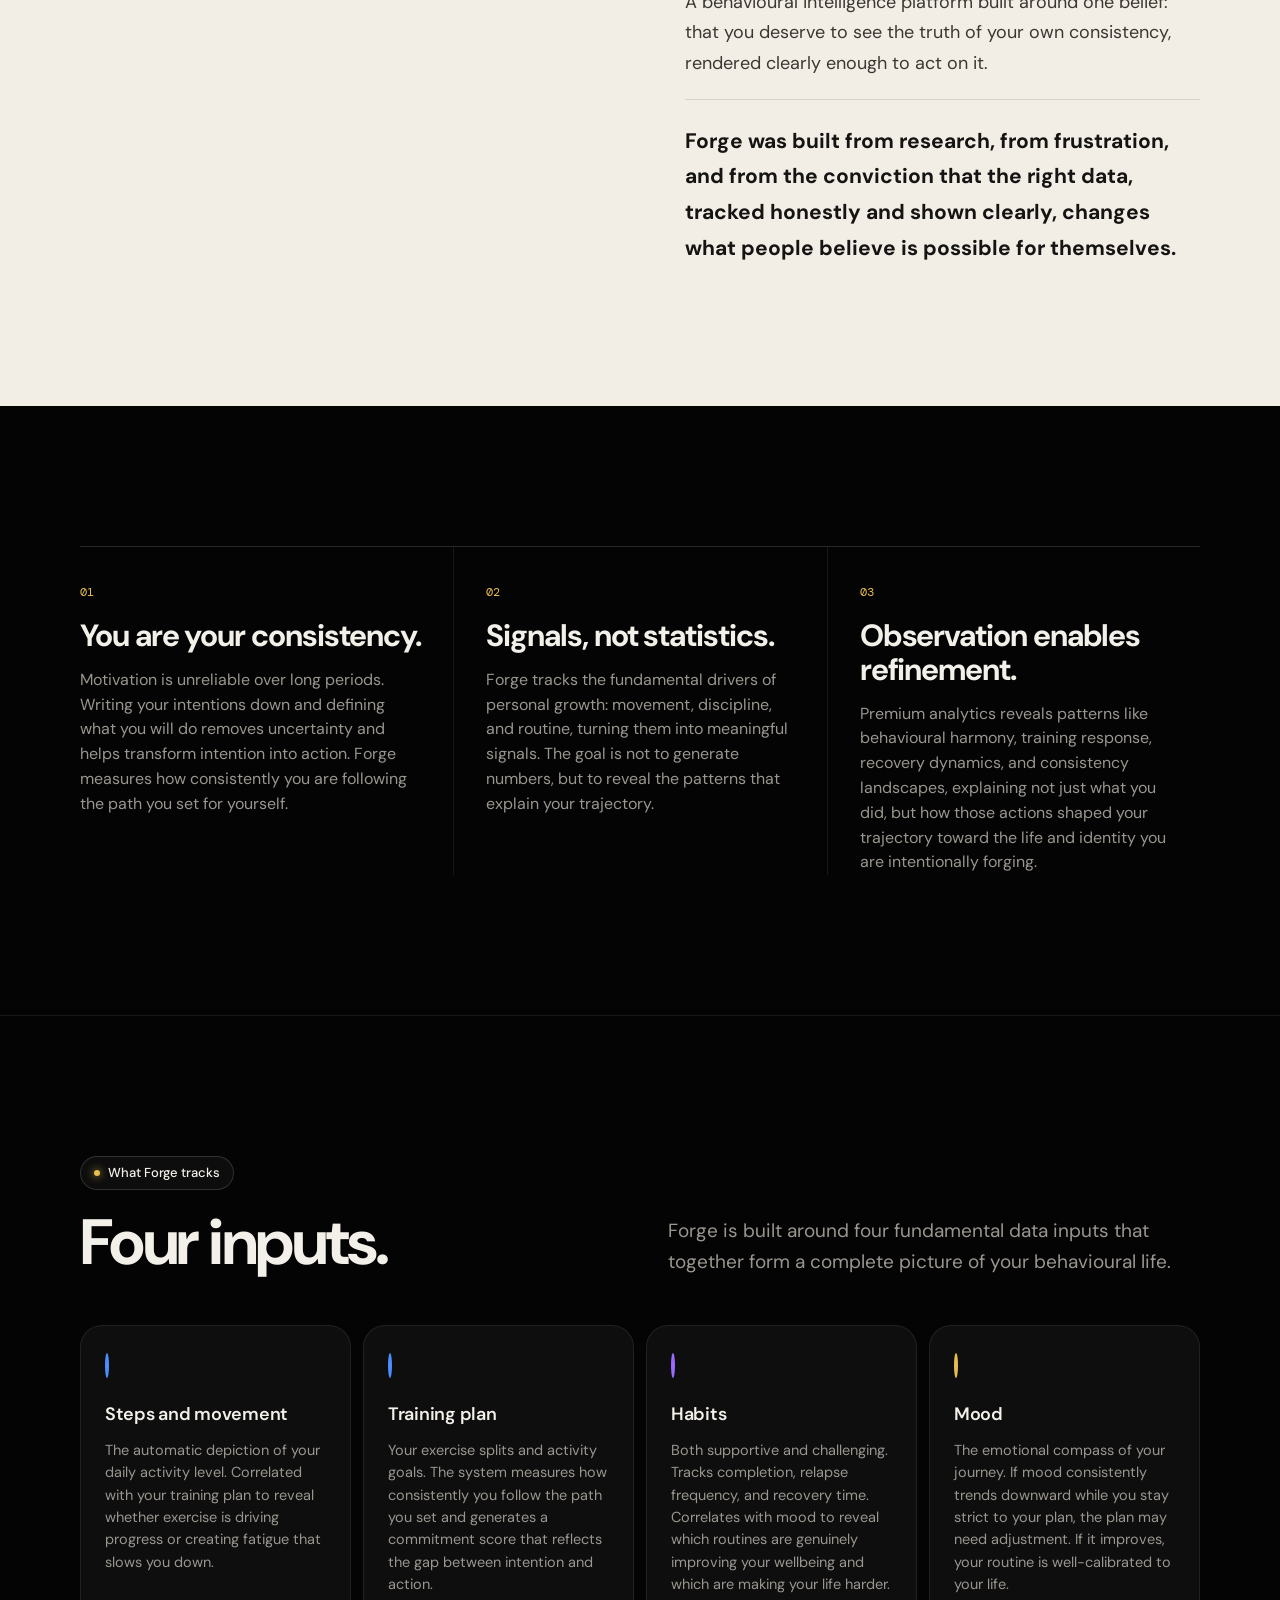
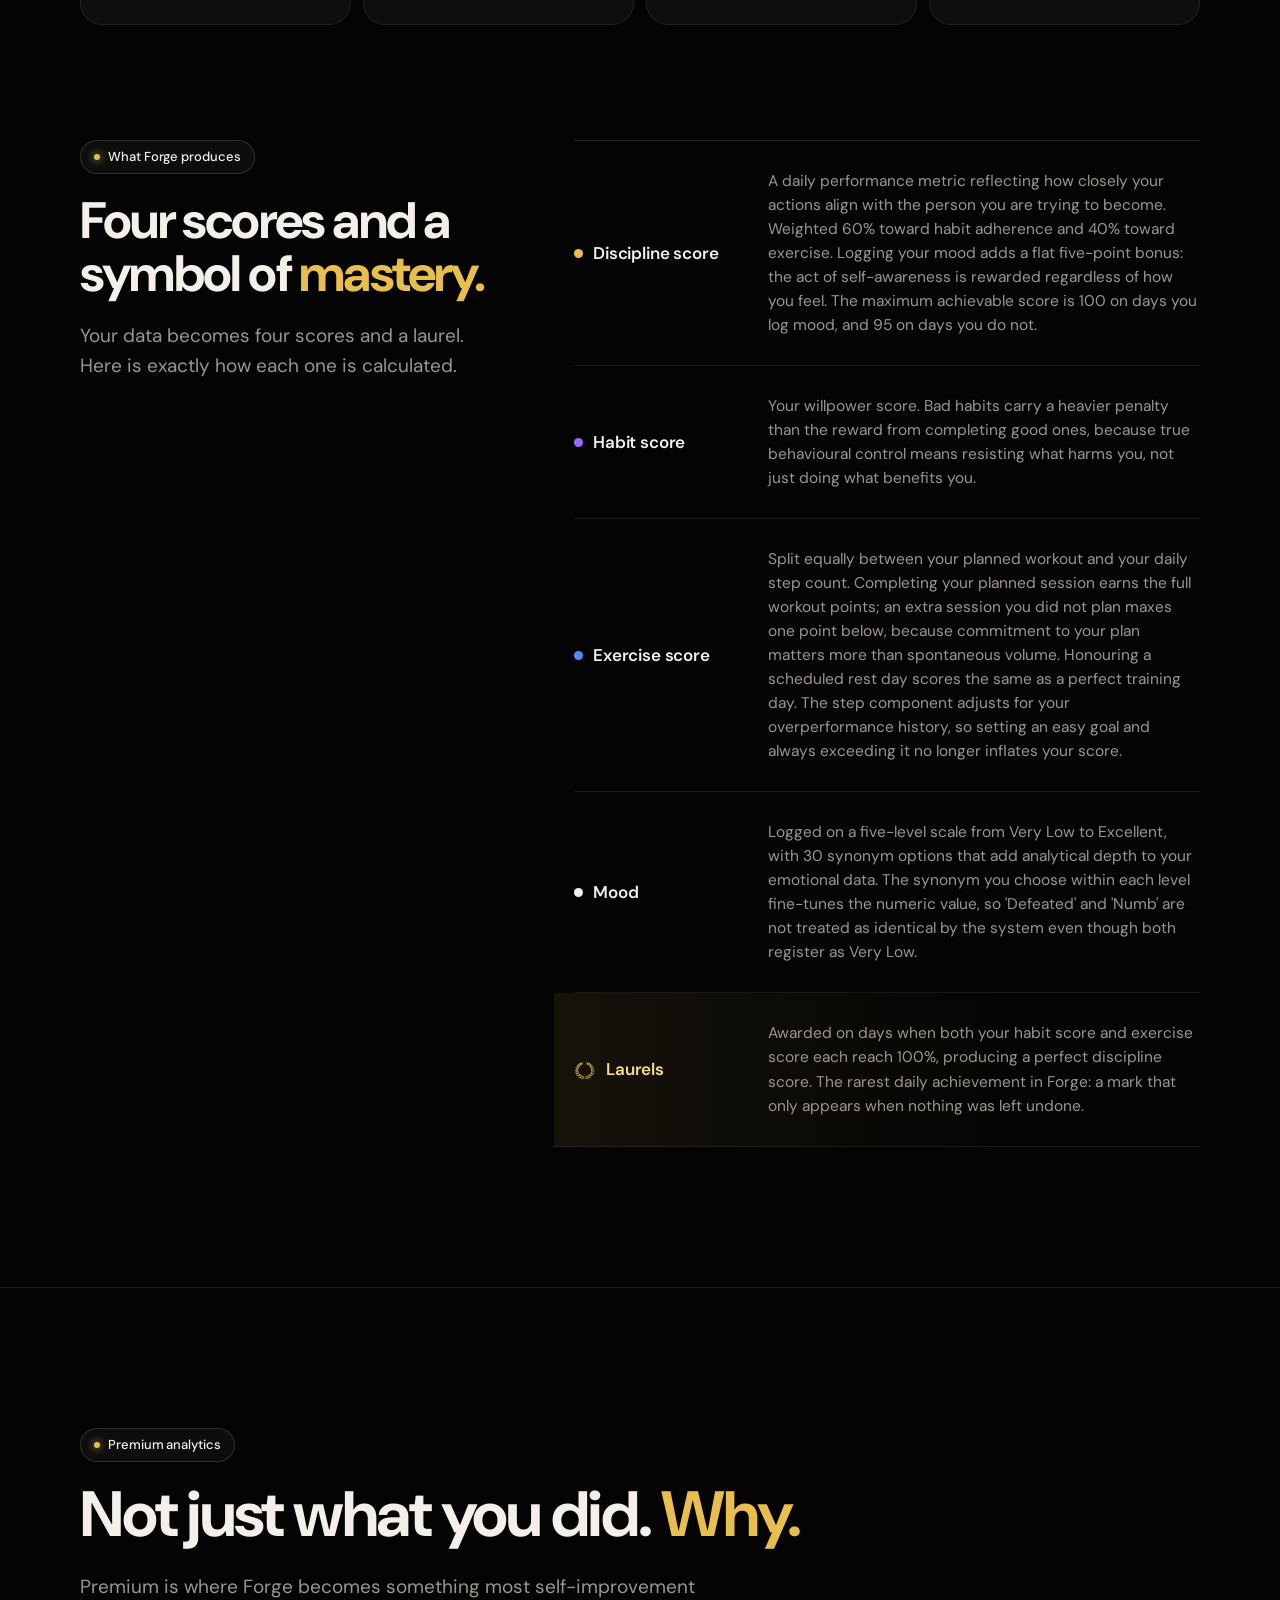
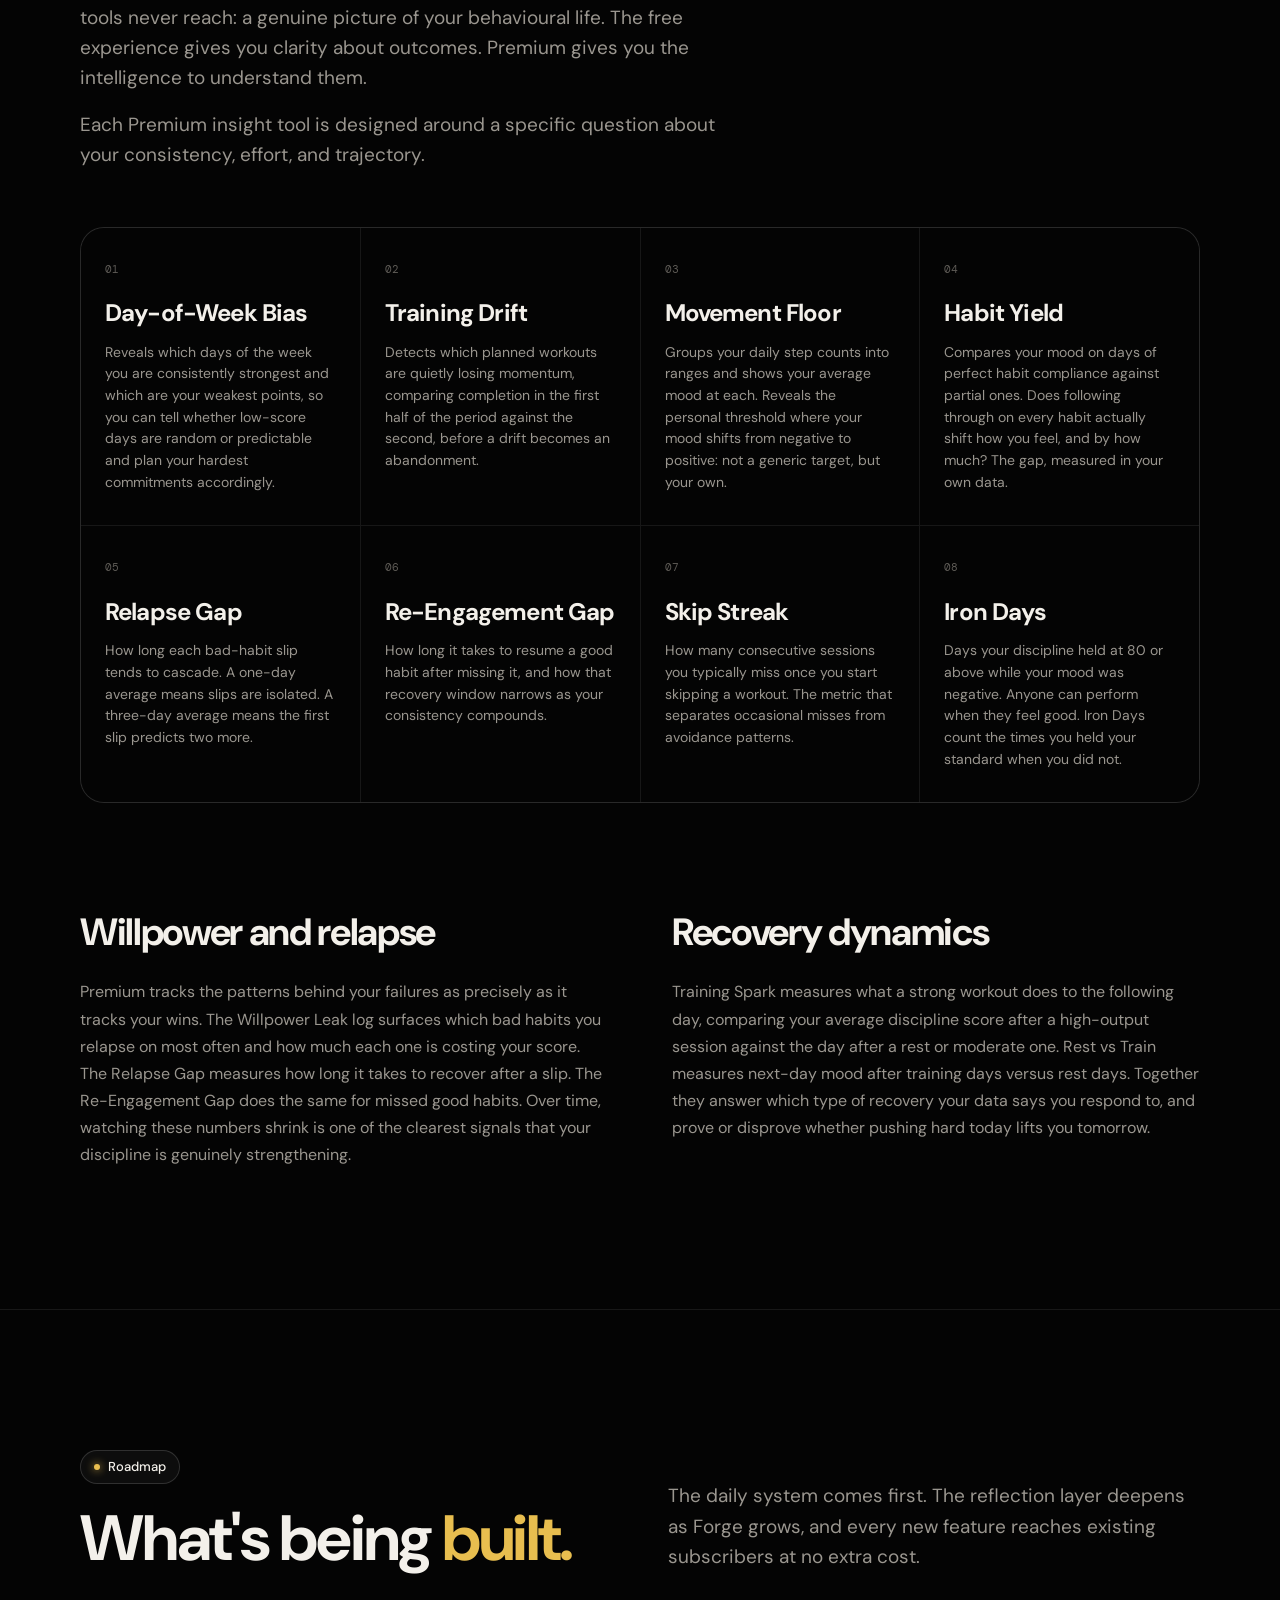
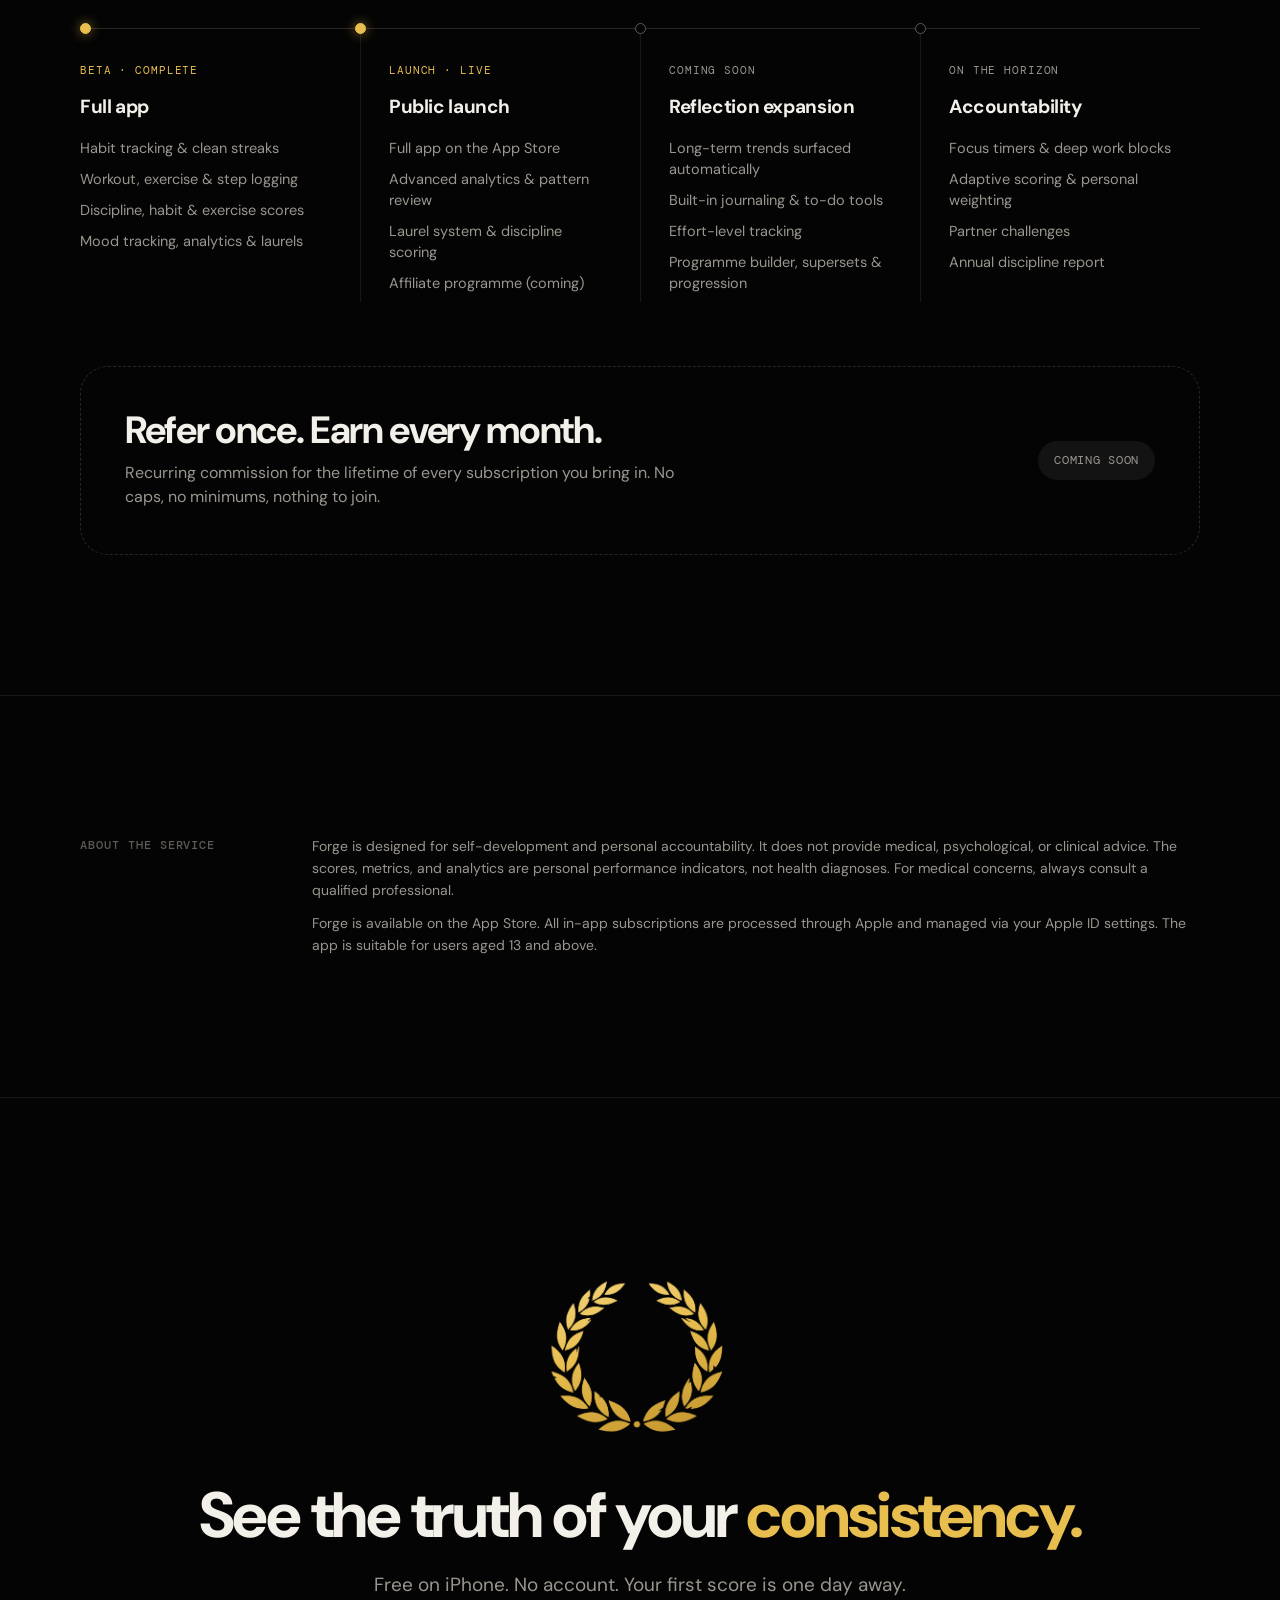
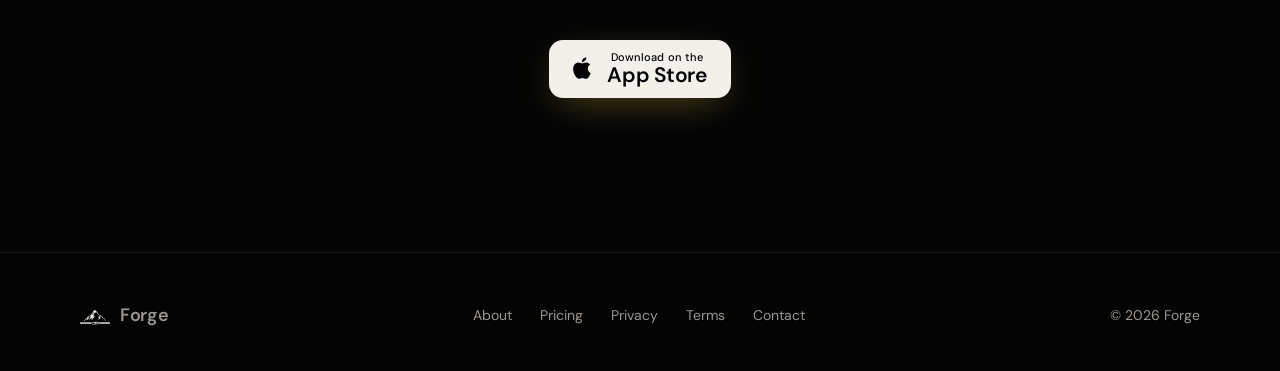
<file: about.html>
<!DOCTYPE html>
<html lang="en">
<head>
<meta charset="UTF-8">
<meta name="viewport" content="width=device-width, initial-scale=1">
<title>About Forge — Why it exists and how it scores you</title>
<meta name="description" content="Why Forge was built, what it tracks, and exactly how your discipline score, habit score, exercise score and laurels are calculated.">
<meta name="apple-itunes-app" content="app-id=6761849586">
<meta name="theme-color" content="#0A0A0B">
<link rel="icon" href="logo.png">
<link rel="preconnect" href="https://fonts.googleapis.com">
<link rel="preconnect" href="https://fonts.gstatic.com" crossorigin>
<link href="https://fonts.googleapis.com/css2?family=DM+Sans:ital,opsz,wght@0,9..40,300..800;1,9..40,300..800&family=DM+Mono:wght@400;500&display=swap" rel="stylesheet">
<link rel="stylesheet" href="styles.css">
<style>
.page-head .h2 em { color: var(--gold); }

/* Story */
.story { display: grid; grid-template-columns: 1fr 1fr; gap: clamp(40px, 7vw, 110px); align-items: start; }
.story-lead { font-family: var(--sans); font-size: clamp(34px, 4.4vw, 60px); line-height: 1.05; letter-spacing: -0.035em; margin-top: 24px; position: sticky; top: 110px; font-weight: 700; }
.story-lead em { color: #A87C14; }
.story-body p { font-size: 18px; line-height: 1.7; color: #3B3833; }
.story-body p + p { margin-top: 20px; }
.story-body strong { color: var(--paper-ink); font-weight: 600; }
.story-pull { font-family: var(--sans); font-size: clamp(26px, 2.8vw, 34px); line-height: 1.2; color: var(--paper-ink); margin: 40px 0; padding-left: 24px; border-left: 2px solid #A87C14; font-weight: 700; }
.story-sign { margin-top: 36px; padding-top: 24px; border-top: 1px solid rgba(0,0,0,0.12); font-family: var(--sans); font-size: 21px !important; color: var(--paper-ink) !important; font-weight: 700; }

/* Principles */
.principles { display: grid; grid-template-columns: repeat(3, 1fr); gap: 0; border-top: 1px solid var(--line-2); }
.principle { padding: 32px 32px 0 0; }
.principle + .principle { padding-left: 32px; border-left: 1px solid var(--line); }
.principle .n { font-family: var(--mono); font-size: 12px; color: var(--gold); }
.principle h3 { font-family: var(--sans); font-weight: 700; font-size: clamp(26px, 2.4vw, 32px); letter-spacing: -0.035em; line-height: 1.1; margin: 16px 0 14px; }
.principle p { color: var(--muted); }

/* Inputs → outputs */
.io-head { display: flex; justify-content: space-between; align-items: end; gap: 32px; flex-wrap: wrap; margin-bottom: 48px; }
.io-head .lede { max-width: 28em; }
.inputs { display: grid; grid-template-columns: repeat(4, 1fr); gap: 12px; }
.input { padding: 28px 24px; border-radius: 22px; background: var(--ink-2); border: 1px solid var(--line); }
.input .dot { width: 14px; height: 14px; border-radius: 50%; border: 2.5px solid var(--c); box-shadow: 0 0 14px -2px var(--c); }
.input h3 { font-size: 18px; font-weight: 600; letter-spacing: -0.015em; margin: 22px 0 10px; }
.input p { color: var(--muted); font-size: 14.5px; }

.outputs { margin-top: clamp(72px, 9vw, 120px); display: grid; grid-template-columns: 0.8fr 1.2fr; gap: clamp(32px, 6vw, 96px); }
.outputs .h2 { font-size: clamp(34px, 4vw, 56px); margin-top: 20px; }
.outputs .lede { margin-top: 20px; }
.score-list { list-style: none; border-top: 1px solid var(--line-2); }
.score-list li { padding: 28px 0; border-bottom: 1px solid var(--line); display: grid; grid-template-columns: 170px 1fr; gap: 24px; }
.score-list h3 { font-size: 17px; font-weight: 600; letter-spacing: -0.01em; display: flex; align-items: center; gap: 10px; }
.score-list h3::before { content: ''; width: 9px; height: 9px; border-radius: 50%; background: var(--c, var(--muted)); flex-shrink: 0; }
.score-list p { color: var(--muted); font-size: 15.5px; }
.score-list li.laurels { background: linear-gradient(90deg, rgba(232,190,79,0.08), transparent 70%); padding-left: 20px; margin-left: -20px; border-radius: 0 0 0 0; }
.score-list li.laurels h3 { color: var(--gold-hi); }
.score-list li.laurels h3::before { display: none; }
.score-list li.laurels .laurel { width: 22px; }

/* Premium analytics */
.analytics-head { max-width: 760px; margin-bottom: 56px; }
.analytics-head .lede + .lede { margin-top: 16px; }
.analytics-head .lede:first-of-type { margin-top: 24px; }
.analytics { display: grid; grid-template-columns: repeat(4, 1fr); gap: 1px; background: var(--line); border: 1px solid var(--line); border-radius: 24px; overflow: hidden; }
.metric { background: var(--ink); padding: 28px 24px 32px; }
.metric .n { font-family: var(--mono); font-size: 11px; color: var(--faint); }
.metric h3 { font-family: var(--sans); font-weight: 700; font-size: 24px; letter-spacing: -0.035em; margin: 14px 0 10px; }
.metric p { color: var(--muted); font-size: 14px; line-height: 1.55; }

.deep { display: grid; grid-template-columns: 1fr 1fr; gap: clamp(32px, 5vw, 72px); margin-top: clamp(64px, 8vw, 100px); }
.deep h3 { font-family: var(--sans); font-weight: 700; font-size: clamp(28px, 3vw, 38px); letter-spacing: -0.035em; margin-bottom: 16px; }
.deep p { color: var(--muted); font-size: 16px; line-height: 1.7; }

.fineprint { display: grid; grid-template-columns: 200px 1fr; gap: 32px; color: var(--muted); font-size: 14px; }
.fineprint h2 { font-family: var(--mono); font-size: 12px; font-weight: 500; letter-spacing: 0.08em; text-transform: uppercase; color: var(--faint); }
.fineprint p + p { margin-top: 12px; }

@media (max-width: 1000px) {
  .inputs { grid-template-columns: 1fr 1fr; }
  .analytics { grid-template-columns: 1fr 1fr; }
}
@media (max-width: 800px) {
  .story, .outputs, .deep { grid-template-columns: 1fr; }
  .story-lead { position: static; }
  .principles { grid-template-columns: 1fr; border-top: 0; }
  .principle, .principle + .principle { padding: 28px 0; border-left: 0; border-top: 1px solid var(--line-2); }
  .score-list li { grid-template-columns: 1fr; gap: 8px; }
  .fineprint { grid-template-columns: 1fr; gap: 12px; }
}
@media (max-width: 560px) {
  .inputs, .analytics { grid-template-columns: 1fr; }
  .story-body p { font-size: 17px; }
}

/* Roadmap */
.roadmap-head { display: flex; justify-content: space-between; align-items: end; gap: 32px; flex-wrap: wrap; margin-bottom: 56px; }
.roadmap-head .lede { max-width: 28em; }
.roadmap { display: grid; grid-template-columns: repeat(4, 1fr); border-top: 1px solid var(--line-2); }
.phase { padding: 28px 28px 8px 0; position: relative; }
.phase + .phase { padding-left: 28px; border-left: 1px solid var(--line); }
.phase::before { content: ''; position: absolute; top: -6px; left: 0; width: 11px; height: 11px; border-radius: 50%; background: var(--ink); border: 1.5px solid var(--faint); }
.phase + .phase::before { left: -6px; }
.phase.done::before { background: var(--gold); border-color: var(--gold); box-shadow: 0 0 12px rgba(232,190,79,0.6); }
.phase .when { font-family: var(--mono); font-size: 11px; letter-spacing: 0.08em; text-transform: uppercase; color: var(--muted); }
.phase.done .when { color: var(--gold); }
.phase h3 { font-size: 19px; font-weight: 700; letter-spacing: -0.02em; margin: 10px 0 16px; }
.phase ul { list-style: none; display: grid; gap: 10px; }
.phase li { font-size: 14.5px; color: var(--muted); line-height: 1.45; }
.affiliate { display: flex; align-items: center; justify-content: space-between; gap: 32px; flex-wrap: wrap; margin-top: 64px; padding: clamp(28px, 4vw, 44px); border-radius: 28px; border: 1px dashed var(--line-2); }
.affiliate h3 { font-size: clamp(26px, 3vw, 38px); font-weight: 700; letter-spacing: -0.035em; line-height: 1.05; }
.affiliate p { color: var(--muted); max-width: 36em; margin-top: 10px; }
.soon { font-family: var(--mono); font-size: 12px; letter-spacing: 0.06em; text-transform: uppercase; padding: 10px 16px; border-radius: 999px; background: rgba(255,255,255,0.06); color: var(--muted); white-space: nowrap; }
@media (max-width: 1000px) { .roadmap { grid-template-columns: 1fr 1fr; } .phase:nth-child(3) { padding-left: 0; border-left: 0; } .phase:nth-child(3)::before { left: 0; } .phase:nth-child(n+3) { margin-top: 24px; border-top: 1px solid var(--line-2); } }
@media (max-width: 560px) {
  .roadmap { grid-template-columns: 1fr; border-top: 0; }
  .phase, .phase + .phase { padding: 24px 0 8px 28px; border-left: 1px solid var(--line); margin-top: 0 !important; border-top: 0 !important; }
  .phase::before, .phase + .phase::before, .phase:nth-child(3)::before { left: -6px; top: 30px; }
}
</style>
</head>
<body>

<header class="nav" id="nav">
  <div class="wrap nav-inner">
    <a href="/" class="brand" aria-label="Forge home"><span class="brand-mark" aria-hidden="true"></span>Forge</a>
    <ul class="nav-links">
      <li><a href="/#how">How it works</a></li>
      <li><a href="/pricing">Pricing</a></li>
      <li><a href="/about" aria-current="page">About</a></li>
      <li><a class="nav-cta" href="https://apps.apple.com/gb/app/forge-discipline-habit/id6761849586" target="_blank" rel="noopener">
        <svg viewBox="0 0 24 24" fill="currentColor" aria-hidden="true"><path d="M18.71 19.5c-.83 1.24-1.71 2.45-3.05 2.47-1.34.03-1.77-.79-3.29-.79-1.53 0-2 .77-3.27.82-1.31.05-2.3-1.32-3.14-2.53C4.25 17 2.94 12.45 4.7 9.39c.87-1.52 2.43-2.48 4.12-2.51 1.28-.02 2.5.87 3.29.87.78 0 2.26-1.07 3.8-.91.65.03 2.47.26 3.64 1.98-.09.06-2.17 1.28-2.15 3.81.03 3.02 2.65 4.03 2.68 4.04-.03.07-.42 1.44-1.38 2.83M13 3.5c.73-.83 1.94-1.46 2.94-1.5.13 1.17-.34 2.35-1.04 3.19-.69.85-1.83 1.51-2.95 1.42-.15-1.15.41-2.35 1.05-3.11z"/></svg>
        Get Forge</a></li>
    </ul>
    <button class="menu-btn" id="menuBtn" aria-label="Open menu" aria-expanded="false"><span></span></button>
  </div>
  <nav class="mobile-menu" aria-label="Mobile">
    <a href="/#how">How it works</a>
    <a href="/pricing">Pricing</a>
    <a href="/about">About</a>
    <a class="btn-store small" href="https://apps.apple.com/gb/app/forge-discipline-habit/id6761849586" target="_blank" rel="noopener">
      <svg viewBox="0 0 24 24" fill="currentColor" aria-hidden="true"><path d="M18.71 19.5c-.83 1.24-1.71 2.45-3.05 2.47-1.34.03-1.77-.79-3.29-.79-1.53 0-2 .77-3.27.82-1.31.05-2.3-1.32-3.14-2.53C4.25 17 2.94 12.45 4.7 9.39c.87-1.52 2.43-2.48 4.12-2.51 1.28-.02 2.5.87 3.29.87.78 0 2.26-1.07 3.8-.91.65.03 2.47.26 3.64 1.98-.09.06-2.17 1.28-2.15 3.81.03 3.02 2.65 4.03 2.68 4.04-.03.07-.42 1.44-1.38 2.83M13 3.5c.73-.83 1.94-1.46 2.94-1.5.13 1.17-.34 2.35-1.04 3.19-.69.85-1.83 1.51-2.95 1.42-.15-1.15.41-2.35 1.05-3.11z"/></svg>
      <span class="btn-store-text"><small>Download on the</small><strong>App Store</strong></span>
    </a>
  </nav>
</header>

<main>

<section class="page-head">
  <div class="wrap">
    <span class="tag">About Forge</span>
    <h1 class="h2">Discipline compounds. <em>Consistency becomes your identity.</em></h1>
    <p class="lede">Forge is a behavioural intelligence platform that transforms your habits, training, movement, and emotional state into a coherent, living picture of who you are becoming. It is built on one principle: what you repeat, you become, and it makes that visible.</p>
  </div>
</section>

<!-- Story -->
<section class="section paper">
  <div class="wrap story">
    <div>
      <span class="tag">Our story</span>
      <p class="story-lead">Neuroscience graduate. Lost 18 kilograms. Built a stable income. <em>And still felt completely empty.</em></p>
    </div>
    <div class="story-body">
      <p>Everything looked right from the outside. The work was getting done. The goals were being hit. But there was no anchor. No honest signal that said: <strong>you are moving forward</strong>, or that what you were doing every day was actually getting you anywhere.</p>
      <p class="story-pull">Motivation. Progress. Plateau. Give up. Repeat.</p>
      <p>The cycle was familiar. And every app, every notebook, every spreadsheet made it worse in a different way. Some celebrated streaks. Some punished broken ones. None of them showed the full picture: the real shape of your effort over time. They tracked moments. Not trajectories.</p>
      <p>After a while they just stacked up in the phone, forgotten. Not because the discipline wasn't there. But because the feedback wasn't honest enough to be worth looking at.</p>
      <p><strong>What was missing was a visual.</strong> Not a number. Not a badge. A genuine representation of whether you are trending up or trending down, one that holds you accountable when you fail and shows you the exact journey that led to every win.</p>
      <p>That question, <em>if anyone else needed the same thing, what would it look like for them,</em> became the founding premise of Forge. Not another habit tracker. Not another streak counter. A behavioural intelligence platform built around one belief: that you deserve to see the truth of your own consistency, rendered clearly enough to act on it.</p>
      <p class="story-sign">Forge was built from research, from frustration, and from the conviction that the right data, tracked honestly and shown clearly, changes what people believe is possible for themselves.</p>
    </div>
  </div>
</section>

<!-- Principles -->
<section class="section">
  <div class="wrap">
    <div class="principles">
      <div class="principle reveal">
        <span class="n">01</span>
        <h2 class="sr-only">Principles</h2>
        <h3>You are your consistency.</h3>
        <p>Motivation is unreliable over long periods. Writing your intentions down and defining what you will do removes uncertainty and helps transform intention into action. Forge measures how consistently you are following the path you set for yourself.</p>
      </div>
      <div class="principle reveal">
        <span class="n">02</span>
        <h3>Signals, not statistics.</h3>
        <p>Forge tracks the fundamental drivers of personal growth: movement, discipline, and routine, turning them into meaningful signals. The goal is not to generate numbers, but to reveal the patterns that explain your trajectory.</p>
      </div>
      <div class="principle reveal">
        <span class="n">03</span>
        <h3>Observation enables refinement.</h3>
        <p>Premium analytics reveals patterns like behavioural harmony, training response, recovery dynamics, and consistency landscapes, explaining not just what you did, but how those actions shaped your trajectory toward the life and identity you are intentionally forging.</p>
      </div>
    </div>
  </div>
</section>

<!-- Inputs and outputs -->
<section class="section">
  <div class="wrap">
    <div class="io-head">
      <div>
        <span class="tag">What Forge tracks</span>
        <h2 class="h2" style="margin-top:20px">Four inputs.</h2>
      </div>
      <p class="lede">Forge is built around four fundamental data inputs that together form a complete picture of your behavioural life.</p>
    </div>
    <div class="inputs">
      <div class="input reveal" style="--c: var(--blue)"><span class="dot"></span><h3>Steps and movement</h3><p>The automatic depiction of your daily activity level. Correlated with your training plan to reveal whether exercise is driving progress or creating fatigue that slows you down.</p></div>
      <div class="input reveal" style="--c: var(--blue)"><span class="dot"></span><h3>Training plan</h3><p>Your exercise splits and activity goals. The system measures how consistently you follow the path you set and generates a commitment score that reflects the gap between intention and action.</p></div>
      <div class="input reveal" style="--c: var(--purple)"><span class="dot"></span><h3>Habits</h3><p>Both supportive and challenging. Tracks completion, relapse frequency, and recovery time. Correlates with mood to reveal which routines are genuinely improving your wellbeing and which are making your life harder.</p></div>
      <div class="input reveal" style="--c: var(--gold)"><span class="dot"></span><h3>Mood</h3><p>The emotional compass of your journey. If mood consistently trends downward while you stay strict to your plan, the plan may need adjustment. If it improves, your routine is well-calibrated to your life.</p></div>
    </div>

    <div class="outputs">
      <div>
        <span class="tag">What Forge produces</span>
        <h2 class="h2">Four scores and a symbol of <em>mastery.</em></h2>
        <p class="lede">Your data becomes four scores and a laurel. Here is exactly how each one is calculated.</p>
      </div>
      <ul class="score-list">
        <li style="--c: var(--gold)"><h3>Discipline score</h3><p>A daily performance metric reflecting how closely your actions align with the person you are trying to become. Weighted 60% toward habit adherence and 40% toward exercise. Logging your mood adds a flat five-point bonus: the act of self-awareness is rewarded regardless of how you feel. The maximum achievable score is 100 on days you log mood, and 95 on days you do not.</p></li>
        <li style="--c: var(--purple)"><h3>Habit score</h3><p>Your willpower score. Bad habits carry a heavier penalty than the reward from completing good ones, because true behavioural control means resisting what harms you, not just doing what benefits you.</p></li>
        <li style="--c: var(--blue)"><h3>Exercise score</h3><p>Split equally between your planned workout and your daily step count. Completing your planned session earns the full workout points; an extra session you did not plan maxes one point below, because commitment to your plan matters more than spontaneous volume. Honouring a scheduled rest day scores the same as a perfect training day. The step component adjusts for your overperformance history, so setting an easy goal and always exceeding it no longer inflates your score.</p></li>
        <li style="--c: var(--text)"><h3>Mood</h3><p>Logged on a five-level scale from Very Low to Excellent, with 30 synonym options that add analytical depth to your emotional data. The synonym you choose within each level fine-tunes the numeric value, so 'Defeated' and 'Numb' are not treated as identical by the system even though both register as Very Low.</p></li>
        <li class="laurels"><h3><span class="laurel" aria-hidden="true"></span>Laurels</h3><p>Awarded on days when both your habit score and exercise score each reach 100%, producing a perfect discipline score. The rarest daily achievement in Forge: a mark that only appears when nothing was left undone.</p></li>
      </ul>
    </div>
  </div>
</section>

<!-- Premium analytics -->
<section class="section">
  <div class="wrap">
    <div class="analytics-head">
      <span class="tag">Premium analytics</span>
      <h2 class="h2" style="margin-top:20px">Not just what you did. <em>Why.</em></h2>
      <p class="lede">Premium is where Forge becomes something most self-improvement tools never reach: a genuine picture of your behavioural life. The free experience gives you clarity about outcomes. Premium gives you the intelligence to understand them.</p>
      <p class="lede">Each Premium insight tool is designed around a specific question about your consistency, effort, and trajectory.</p>
    </div>
    <div class="analytics reveal">
      <div class="metric"><span class="n">01</span><h3>Day-of-Week Bias</h3><p>Reveals which days of the week you are consistently strongest and which are your weakest points, so you can tell whether low-score days are random or predictable and plan your hardest commitments accordingly.</p></div>
      <div class="metric"><span class="n">02</span><h3>Training Drift</h3><p>Detects which planned workouts are quietly losing momentum, comparing completion in the first half of the period against the second, before a drift becomes an abandonment.</p></div>
      <div class="metric"><span class="n">03</span><h3>Movement Floor</h3><p>Groups your daily step counts into ranges and shows your average mood at each. Reveals the personal threshold where your mood shifts from negative to positive: not a generic target, but your own.</p></div>
      <div class="metric"><span class="n">04</span><h3>Habit Yield</h3><p>Compares your mood on days of perfect habit compliance against partial ones. Does following through on every habit actually shift how you feel, and by how much? The gap, measured in your own data.</p></div>
      <div class="metric"><span class="n">05</span><h3>Relapse Gap</h3><p>How long each bad-habit slip tends to cascade. A one-day average means slips are isolated. A three-day average means the first slip predicts two more.</p></div>
      <div class="metric"><span class="n">06</span><h3>Re-Engagement Gap</h3><p>How long it takes to resume a good habit after missing it, and how that recovery window narrows as your consistency compounds.</p></div>
      <div class="metric"><span class="n">07</span><h3>Skip Streak</h3><p>How many consecutive sessions you typically miss once you start skipping a workout. The metric that separates occasional misses from avoidance patterns.</p></div>
      <div class="metric"><span class="n">08</span><h3>Iron Days</h3><p>Days your discipline held at 80 or above while your mood was negative. Anyone can perform when they feel good. Iron Days count the times you held your standard when you did not.</p></div>
    </div>

    <div class="deep">
      <div class="reveal">
        <h3>Willpower and relapse</h3>
        <p>Premium tracks the patterns behind your failures as precisely as it tracks your wins. The Willpower Leak log surfaces which bad habits you relapse on most often and how much each one is costing your score. The Relapse Gap measures how long it takes to recover after a slip. The Re-Engagement Gap does the same for missed good habits. Over time, watching these numbers shrink is one of the clearest signals that your discipline is genuinely strengthening.</p>
      </div>
      <div class="reveal">
        <h3>Recovery dynamics</h3>
        <p>Training Spark measures what a strong workout does to the following day, comparing your average discipline score after a high-output session against the day after a rest or moderate one. Rest vs Train measures next-day mood after training days versus rest days. Together they answer which type of recovery your data says you respond to, and prove or disprove whether pushing hard today lifts you tomorrow.</p>
      </div>
    </div>
  </div>
</section>

<section class="section" id="roadmap">
  <div class="wrap">
    <div class="roadmap-head">
      <div>
        <span class="tag">Roadmap</span>
        <h2 class="h2" style="margin-top:22px">What's being <em>built.</em></h2>
      </div>
      <p class="lede">The daily system comes first. The reflection layer deepens as Forge grows, and every new feature reaches existing subscribers at no extra cost.</p>
    </div>
    <div class="roadmap">
      <div class="phase done"><span class="when">Beta · Complete</span><h3>Full app</h3><ul><li>Habit tracking &amp; clean streaks</li><li>Workout, exercise &amp; step logging</li><li>Discipline, habit &amp; exercise scores</li><li>Mood tracking, analytics &amp; laurels</li></ul></div>
      <div class="phase done"><span class="when">Launch · Live</span><h3>Public launch</h3><ul><li>Full app on the App Store</li><li>Advanced analytics &amp; pattern review</li><li>Laurel system &amp; discipline scoring</li><li>Affiliate programme (coming)</li></ul></div>
      <div class="phase"><span class="when">Coming soon</span><h3>Reflection expansion</h3><ul><li>Long-term trends surfaced automatically</li><li>Built-in journaling &amp; to-do tools</li><li>Effort-level tracking</li><li>Programme builder, supersets &amp; progression</li></ul></div>
      <div class="phase"><span class="when">On the horizon</span><h3>Accountability</h3><ul><li>Focus timers &amp; deep work blocks</li><li>Adaptive scoring &amp; personal weighting</li><li>Partner challenges</li><li>Annual discipline report</li></ul></div>
    </div>
    <div class="affiliate">
      <div><h3>Refer once. Earn every month.</h3><p>Recurring commission for the lifetime of every subscription you bring in. No caps, no minimums, nothing to join.</p></div>
      <span class="soon">Coming soon</span>
    </div>
  </div>
</section>

<section class="section">
  <div class="wrap fineprint">
    <h2>About the service</h2>
    <div>
      <p>Forge is designed for self-development and personal accountability. It does not provide medical, psychological, or clinical advice. The scores, metrics, and analytics are personal performance indicators, not health diagnoses. For medical concerns, always consult a qualified professional.</p>
      <p>Forge is available on the App Store. All in-app subscriptions are processed through Apple and managed via your Apple ID settings. The app is suitable for users aged 13 and above.</p>
    </div>
  </div>
</section>

<section class="cta-band" style="border-top:1px solid var(--line)">
  <div class="wrap">
    <span class="laurel" aria-hidden="true"></span>
    <h2 class="h2">See the truth of your <em>consistency.</em></h2>
    <p class="lede">Free on iPhone. No account. Your first score is one day away.</p>
    <a class="btn-store" href="https://apps.apple.com/gb/app/forge-discipline-habit/id6761849586" target="_blank" rel="noopener">
      <svg viewBox="0 0 24 24" fill="currentColor" aria-hidden="true"><path d="M18.71 19.5c-.83 1.24-1.71 2.45-3.05 2.47-1.34.03-1.77-.79-3.29-.79-1.53 0-2 .77-3.27.82-1.31.05-2.3-1.32-3.14-2.53C4.25 17 2.94 12.45 4.7 9.39c.87-1.52 2.43-2.48 4.12-2.51 1.28-.02 2.5.87 3.29.87.78 0 2.26-1.07 3.8-.91.65.03 2.47.26 3.64 1.98-.09.06-2.17 1.28-2.15 3.81.03 3.02 2.65 4.03 2.68 4.04-.03.07-.42 1.44-1.38 2.83M13 3.5c.73-.83 1.94-1.46 2.94-1.5.13 1.17-.34 2.35-1.04 3.19-.69.85-1.83 1.51-2.95 1.42-.15-1.15.41-2.35 1.05-3.11z"/></svg>
      <span class="btn-store-text"><small>Download on the</small><strong>App Store</strong></span>
    </a>
  </div>
</section>

</main>

<footer class="footer">
  <div class="wrap footer-inner">
    <a href="/" class="brand"><span class="brand-mark" aria-hidden="true"></span>Forge</a>
    <ul class="footer-links">
      <li><a href="/about">About</a></li>
      <li><a href="/pricing">Pricing</a></li>
      <li><a href="/privacy">Privacy</a></li>
      <li><a href="/terms">Terms</a></li>
      <li><a href="mailto:4beeshealth@gmail.com">Contact</a></li>
    </ul>
    <span>© 2026 Forge</span>
  </div>
</footer>

<script src="site.js"></script>
</body>
</html>
</file>
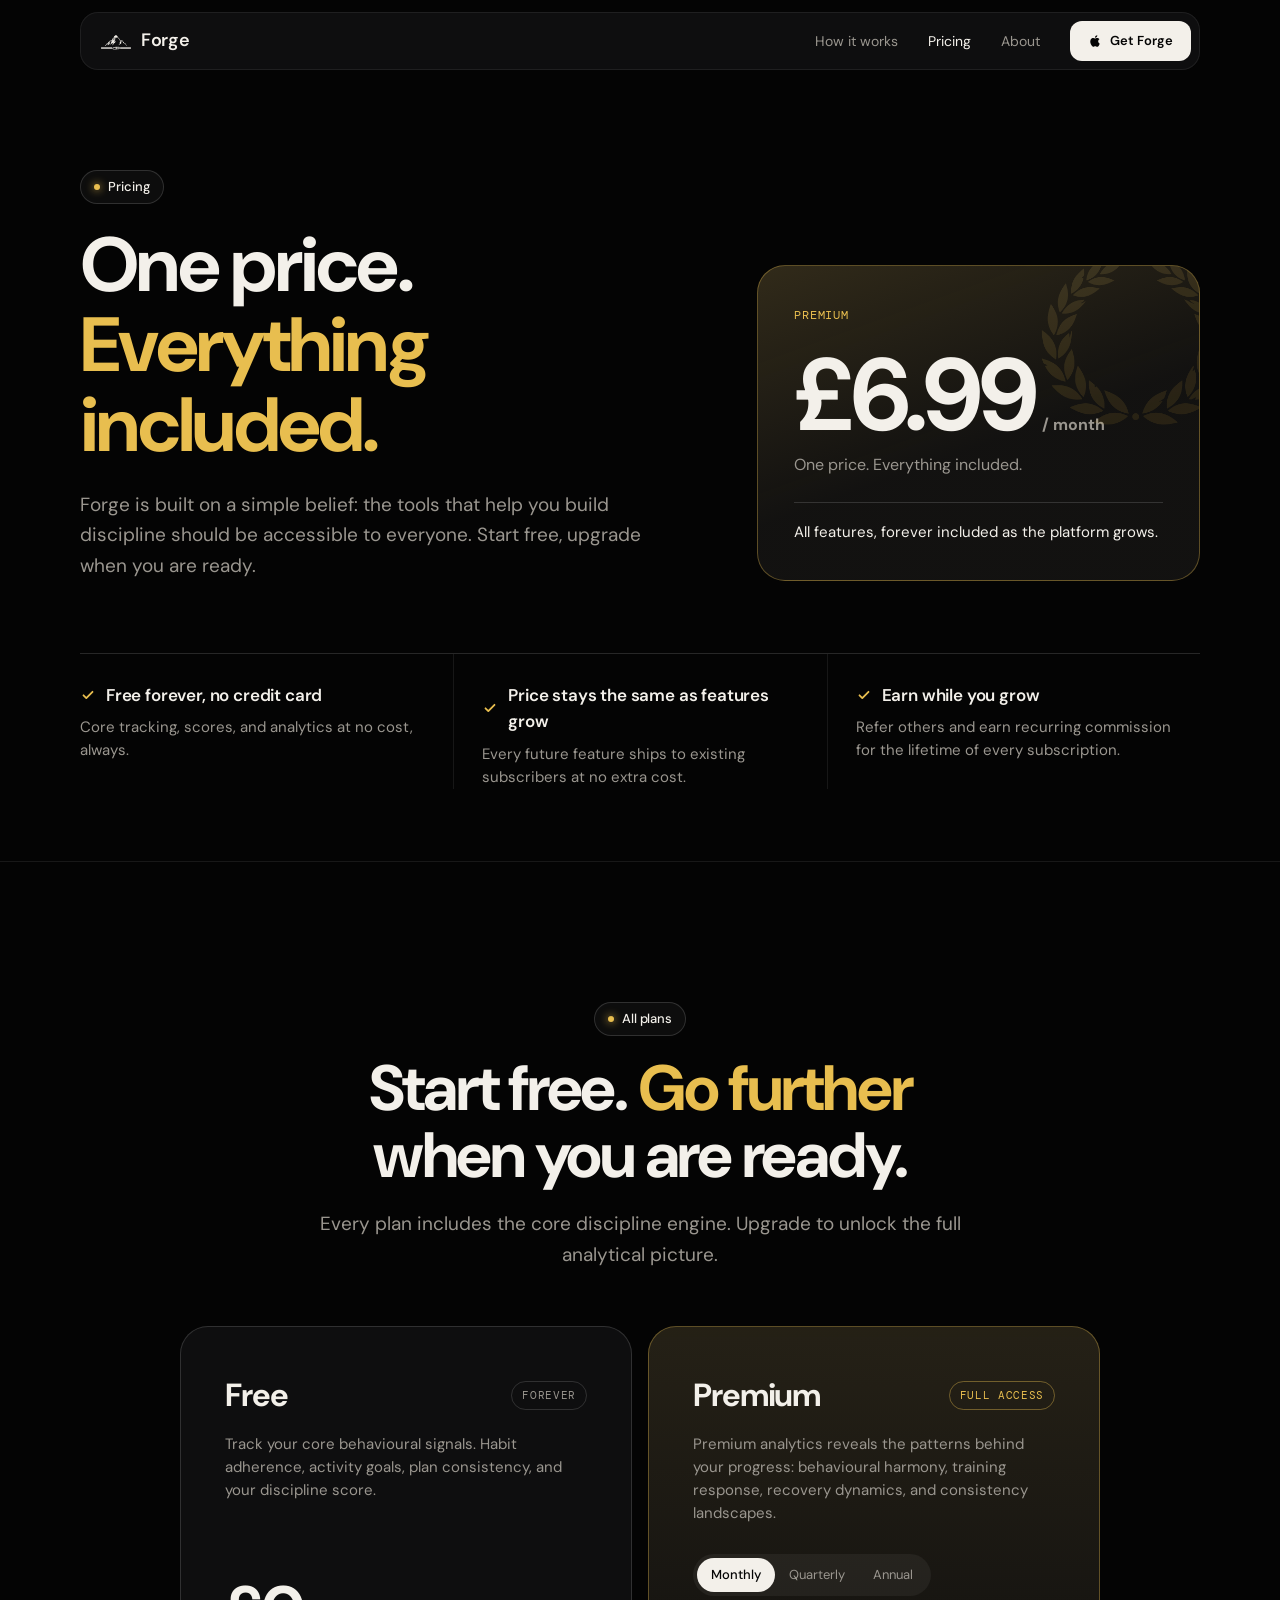
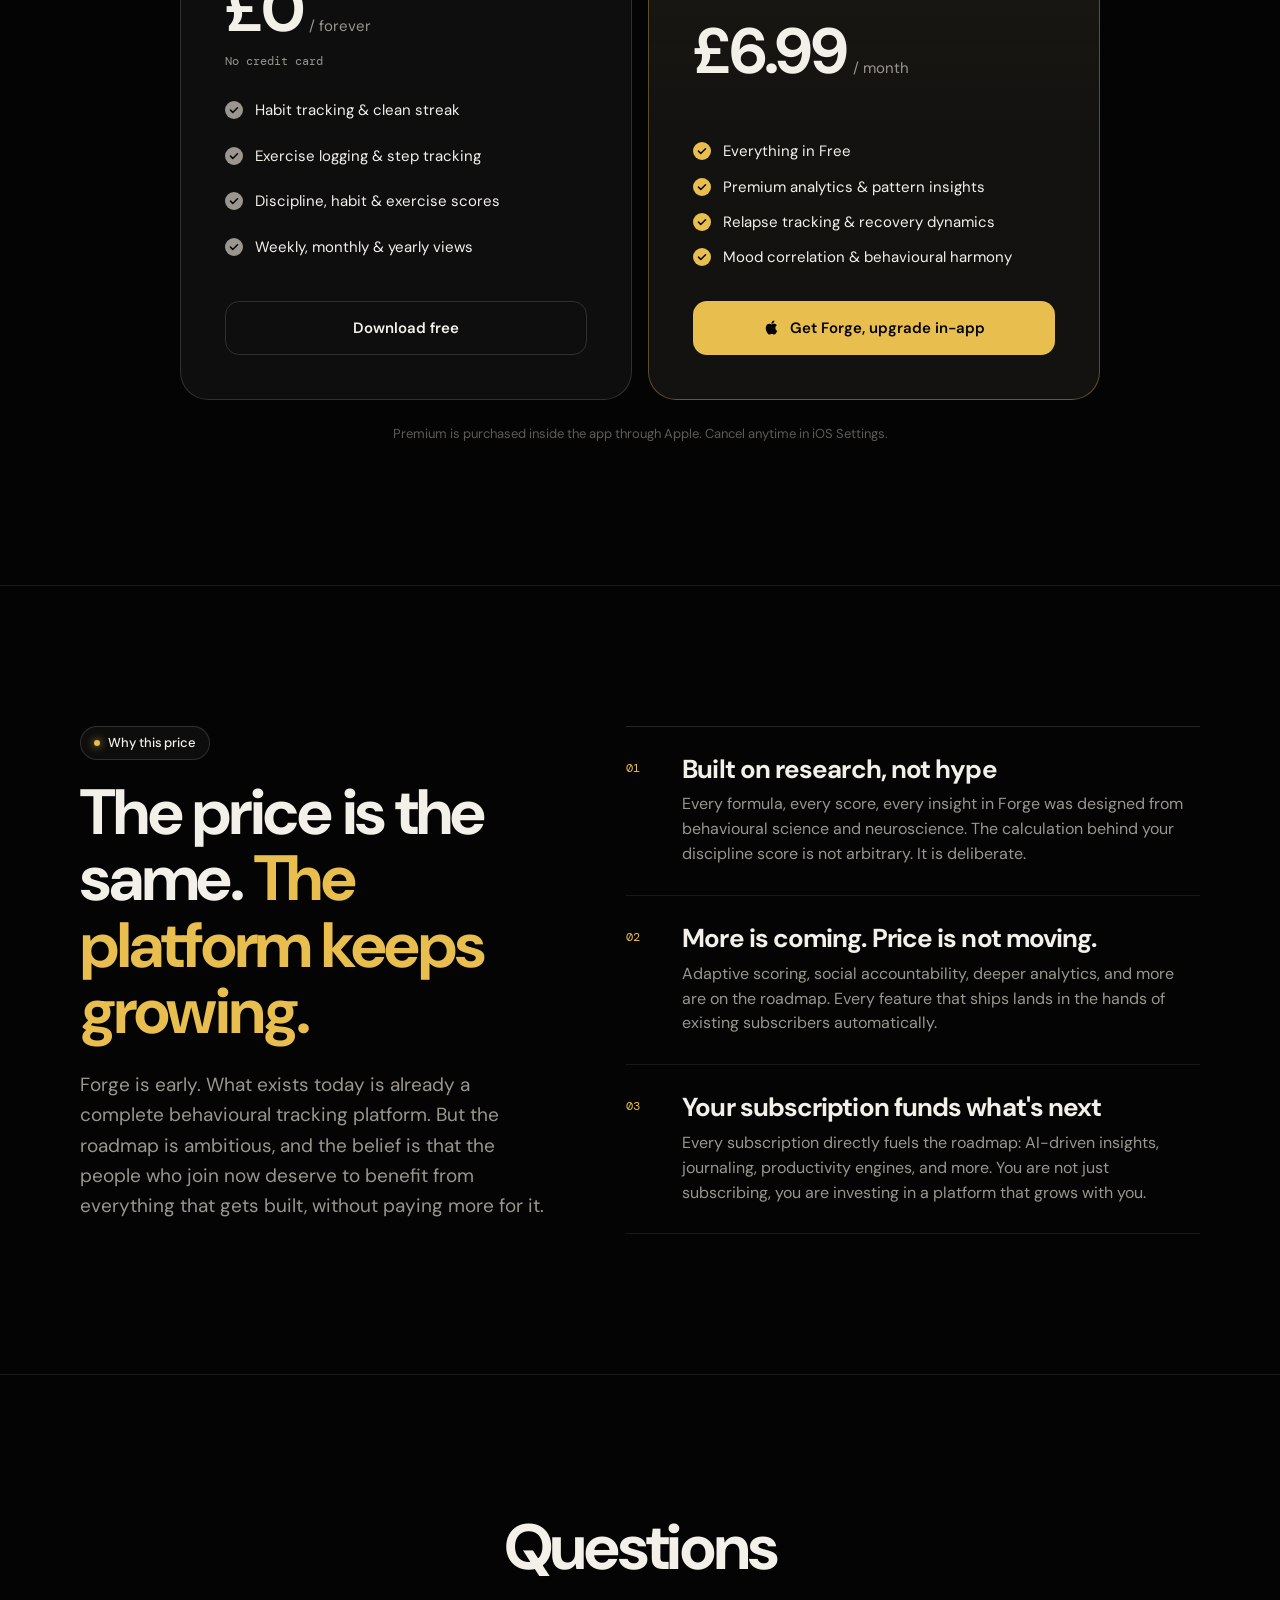
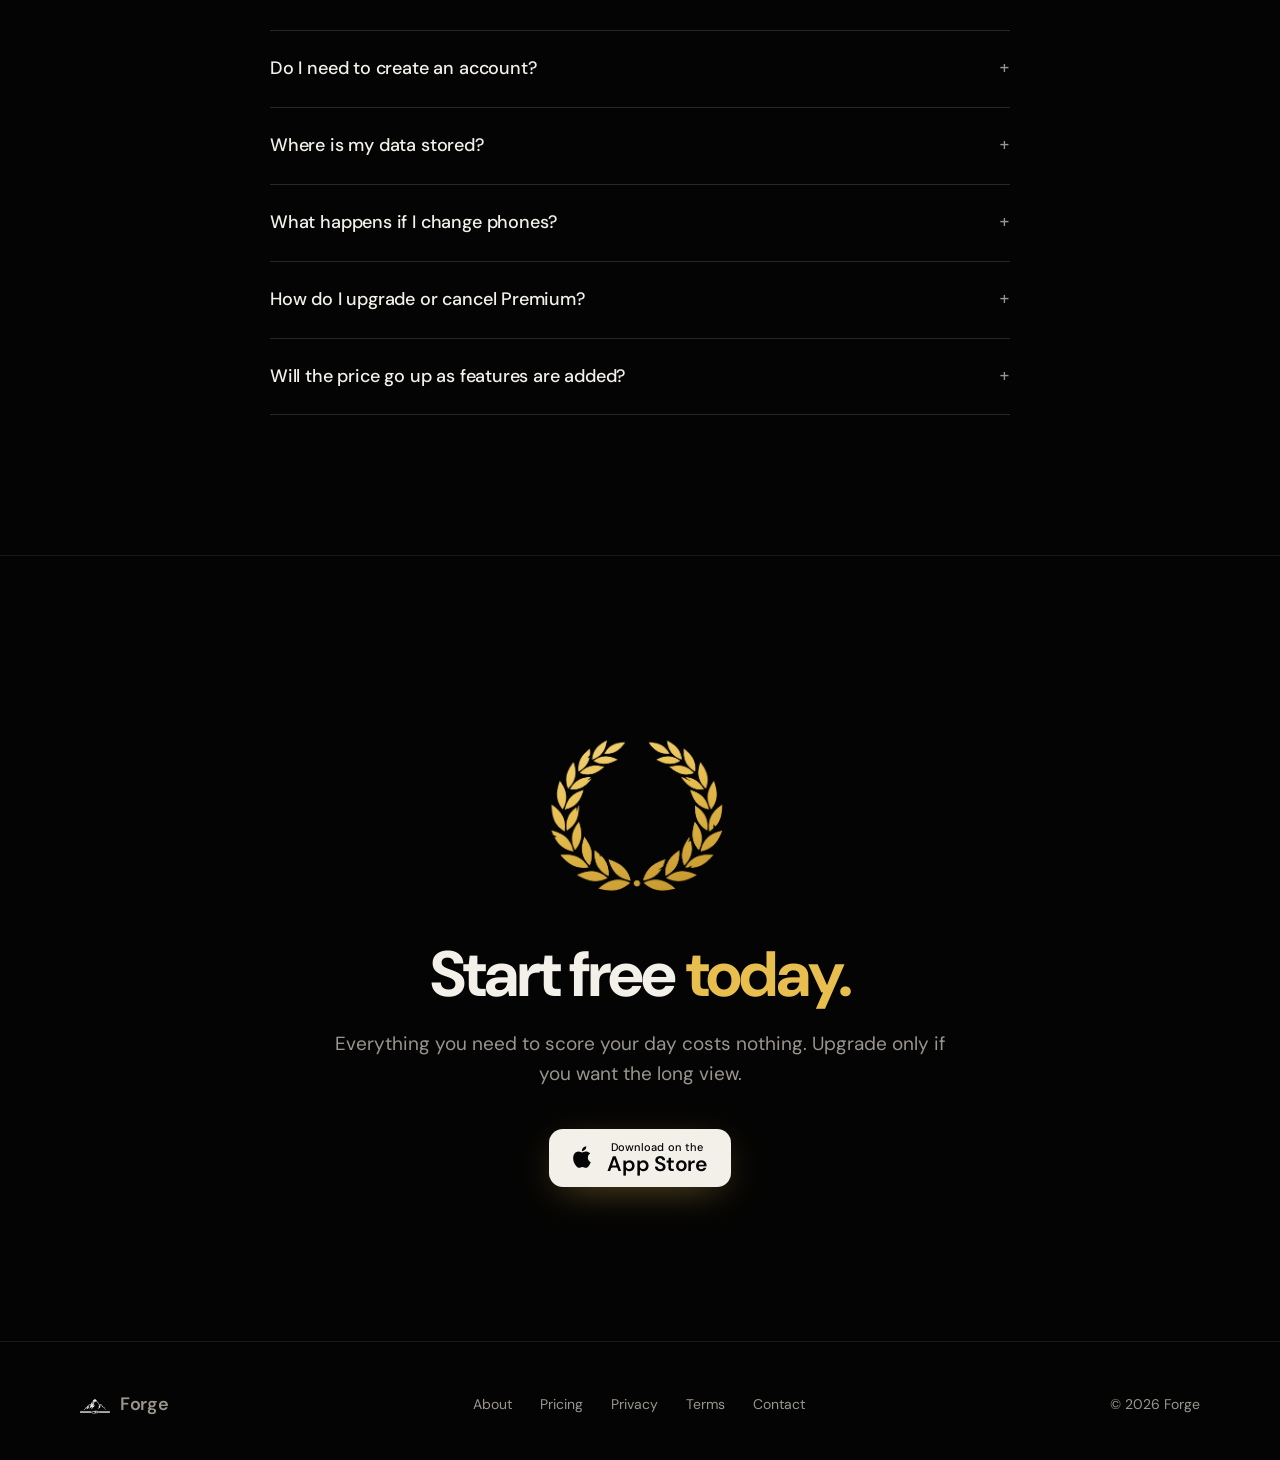
<file: pricing.html>
<!DOCTYPE html>
<html lang="en">
<head>
<meta charset="UTF-8">
<meta name="viewport" content="width=device-width, initial-scale=1">
<title>Pricing — Forge</title>
<meta name="description" content="Forge is free forever. Premium is £6.99/month, £17.99/quarter or £47.99/year, with every future feature included.">
<meta name="apple-itunes-app" content="app-id=6761849586">
<meta name="theme-color" content="#0A0A0B">
<link rel="icon" href="logo.png">
<link rel="preconnect" href="https://fonts.googleapis.com">
<link rel="preconnect" href="https://fonts.gstatic.com" crossorigin>
<link href="https://fonts.googleapis.com/css2?family=DM+Sans:ital,opsz,wght@0,9..40,300..800;1,9..40,300..800&family=DM+Mono:wght@400;500&display=swap" rel="stylesheet">
<link rel="stylesheet" href="styles.css">
<style>
.price-hero { display: grid; grid-template-columns: 1.15fr 0.85fr; gap: clamp(40px, 6vw, 96px); align-items: end; }
.page-head .h2 em { color: var(--gold); }
.hero-price {
  border-radius: 28px; padding: 36px; position: relative; overflow: hidden;
  background: linear-gradient(160deg, rgba(232,190,79,0.16), rgba(232,190,79,0.02) 55%), var(--ink-2);
  border: 1px solid rgba(232,190,79,0.35);
}
.hero-price .laurel { position: absolute; width: 220px; right: -50px; top: -40px; opacity: 0.12; }
.hero-price .k { font-family: var(--mono); font-size: 12px; letter-spacing: 0.08em; text-transform: uppercase; color: var(--gold); }
.hero-price .big { font-family: var(--sans); font-size: clamp(72px, 8vw, 104px); line-height: 1; letter-spacing: -0.035em; margin: 18px 0 6px; font-weight: 700; }
.hero-price .big small { font-family: var(--sans); font-size: 16px; letter-spacing: 0; color: var(--muted); margin-left: 6px; }
.hero-price p { color: var(--muted); }
.hero-price hr { border: 0; border-top: 1px solid var(--line-2); margin: 24px 0 18px; }
.hero-price .foot { color: var(--text); font-size: 15px; }

.values { display: grid; grid-template-columns: repeat(3, 1fr); gap: 0; border-top: 1px solid var(--line-2); margin-top: 72px; }
.value { padding: 28px 28px 0 0; }
.value + .value { padding-left: 28px; border-left: 1px solid var(--line); }
.value h3 { font-size: 17px; font-weight: 600; letter-spacing: -0.01em; margin-bottom: 8px; display: flex; gap: 10px; align-items: center; }
.value h3 svg { width: 16px; height: 16px; color: var(--gold); flex-shrink: 0; }
.value p { color: var(--muted); font-size: 15px; }

.plans-head { text-align: center; max-width: 680px; margin: 0 auto 56px; }
.plans-head .lede { margin: 20px auto 0; }

.why { display: grid; grid-template-columns: 0.9fr 1.1fr; gap: clamp(40px, 6vw, 96px); }
.why .lede { margin-top: 24px; }
.why-list { list-style: none; border-top: 1px solid var(--line-2); }
.why-list li { padding: 28px 0; border-bottom: 1px solid var(--line); display: grid; grid-template-columns: 40px 1fr; gap: 16px; }
.why-list .n { font-family: var(--mono); font-size: 12px; color: var(--gold); padding-top: 4px; }
.why-list h3 { font-family: var(--sans); font-weight: 700; font-size: 26px; letter-spacing: -0.035em; line-height: 1.15; margin-bottom: 8px; }
.why-list p { color: var(--muted); }

.faq { max-width: 820px; margin: 0 auto; }
.faq .h2 { text-align: center; margin-bottom: 48px; }
.faq details { border-top: 1px solid var(--line-2); }
.faq details:last-child { border-bottom: 1px solid var(--line-2); }
.faq summary { list-style: none; cursor: pointer; padding: 24px 0; display: flex; justify-content: space-between; gap: 24px; font-size: 18px; font-weight: 500; letter-spacing: -0.01em; }
.faq summary::-webkit-details-marker { display: none; }
.faq summary::after { content: '+'; font-family: var(--mono); font-weight: 400; color: var(--muted); transition: transform 250ms var(--ease); }
.faq details[open] summary::after { transform: rotate(45deg); }
.faq details p { color: var(--muted); padding: 0 48px 24px 0; }

@media (max-width: 900px) {
  .price-hero, .why { grid-template-columns: 1fr; }
  .values { grid-template-columns: 1fr; border-top: 0; margin-top: 48px; }
  .value, .value + .value { padding: 22px 0; border-left: 0; border-top: 1px solid var(--line-2); }
}
</style>
</head>
<body>

<header class="nav" id="nav">
  <div class="wrap nav-inner">
    <a href="/" class="brand" aria-label="Forge home"><span class="brand-mark" aria-hidden="true"></span>Forge</a>
    <ul class="nav-links">
      <li><a href="/#how">How it works</a></li>
      <li><a href="/pricing" aria-current="page">Pricing</a></li>
      <li><a href="/about">About</a></li>
      <li><a class="nav-cta" href="https://apps.apple.com/gb/app/forge-discipline-habit/id6761849586" target="_blank" rel="noopener">
        <svg viewBox="0 0 24 24" fill="currentColor" aria-hidden="true"><path d="M18.71 19.5c-.83 1.24-1.71 2.45-3.05 2.47-1.34.03-1.77-.79-3.29-.79-1.53 0-2 .77-3.27.82-1.31.05-2.3-1.32-3.14-2.53C4.25 17 2.94 12.45 4.7 9.39c.87-1.52 2.43-2.48 4.12-2.51 1.28-.02 2.5.87 3.29.87.78 0 2.26-1.07 3.8-.91.65.03 2.47.26 3.64 1.98-.09.06-2.17 1.28-2.15 3.81.03 3.02 2.65 4.03 2.68 4.04-.03.07-.42 1.44-1.38 2.83M13 3.5c.73-.83 1.94-1.46 2.94-1.5.13 1.17-.34 2.35-1.04 3.19-.69.85-1.83 1.51-2.95 1.42-.15-1.15.41-2.35 1.05-3.11z"/></svg>
        Get Forge</a></li>
    </ul>
    <button class="menu-btn" id="menuBtn" aria-label="Open menu" aria-expanded="false"><span></span></button>
  </div>
  <nav class="mobile-menu" aria-label="Mobile">
    <a href="/#how">How it works</a>
    <a href="/pricing">Pricing</a>
    <a href="/about">About</a>
    <a class="btn-store small" href="https://apps.apple.com/gb/app/forge-discipline-habit/id6761849586" target="_blank" rel="noopener">
      <svg viewBox="0 0 24 24" fill="currentColor" aria-hidden="true"><path d="M18.71 19.5c-.83 1.24-1.71 2.45-3.05 2.47-1.34.03-1.77-.79-3.29-.79-1.53 0-2 .77-3.27.82-1.31.05-2.3-1.32-3.14-2.53C4.25 17 2.94 12.45 4.7 9.39c.87-1.52 2.43-2.48 4.12-2.51 1.28-.02 2.5.87 3.29.87.78 0 2.26-1.07 3.8-.91.65.03 2.47.26 3.64 1.98-.09.06-2.17 1.28-2.15 3.81.03 3.02 2.65 4.03 2.68 4.04-.03.07-.42 1.44-1.38 2.83M13 3.5c.73-.83 1.94-1.46 2.94-1.5.13 1.17-.34 2.35-1.04 3.19-.69.85-1.83 1.51-2.95 1.42-.15-1.15.41-2.35 1.05-3.11z"/></svg>
      <span class="btn-store-text"><small>Download on the</small><strong>App Store</strong></span>
    </a>
  </nav>
</header>

<main>

<section class="page-head">
  <div class="wrap">
    <div class="price-hero">
      <div>
        <span class="tag">Pricing</span>
        <h1 class="h2">One price. <em>Everything included.</em></h1>
        <p class="lede">Forge is built on a simple belief: the tools that help you build discipline should be accessible to everyone. Start free, upgrade when you are ready.</p>
      </div>
      <div class="hero-price">
        <span class="laurel" aria-hidden="true"></span>
        <span class="k">Premium</span>
        <div class="big">£6.99<small>/ month</small></div>
        <p>One price. Everything included.</p>
        <hr>
        <p class="foot">All features, forever included as the platform grows.</p>
      </div>
    </div>
    <div class="values">
      <div class="value"><h3><svg viewBox="0 0 16 16" fill="none"><path d="M3.5 8.3l2.8 2.8L12.5 4.8" stroke="currentColor" stroke-width="1.8" stroke-linecap="round" stroke-linejoin="round"/></svg>Free forever, no credit card</h3><p>Core tracking, scores, and analytics at no cost, always.</p></div>
      <div class="value"><h3><svg viewBox="0 0 16 16" fill="none"><path d="M3.5 8.3l2.8 2.8L12.5 4.8" stroke="currentColor" stroke-width="1.8" stroke-linecap="round" stroke-linejoin="round"/></svg>Price stays the same as features grow</h3><p>Every future feature ships to existing subscribers at no extra cost.</p></div>
      <div class="value"><h3><svg viewBox="0 0 16 16" fill="none"><path d="M3.5 8.3l2.8 2.8L12.5 4.8" stroke="currentColor" stroke-width="1.8" stroke-linecap="round" stroke-linejoin="round"/></svg>Earn while you grow</h3><p>Refer others and earn recurring commission for the lifetime of every subscription.</p></div>
    </div>
  </div>
</section>

<section class="section">
  <div class="wrap">
    <div class="plans-head">
      <span class="tag">All plans</span>
      <h2 class="h2" style="margin-top:20px">Start free. <em>Go further</em> when you are ready.</h2>
      <p class="lede">Every plan includes the core discipline engine. Upgrade to unlock the full analytical picture.</p>
    </div>
    <div class="plans">
      <div class="plan">
        <div class="plan-name"><h3>Free</h3><span class="plan-badge">Forever</span></div>
        <p class="plan-desc">Track your core behavioural signals. Habit adherence, activity goals, plan consistency, and your discipline score.</p>
        <div class="plan-spacer"></div>
        <div class="price"><span class="amt">£0</span><span class="per">/ forever</span></div>
        <div class="price-note">No credit card</div>
        <ul class="ticks">
          <li>Habit tracking &amp; clean streak</li>
          <li>Exercise logging &amp; step tracking</li>
          <li>Discipline, habit &amp; exercise scores</li>
          <li>Weekly, monthly &amp; yearly views</li>
        </ul>
        <a class="cta" href="https://apps.apple.com/gb/app/forge-discipline-habit/id6761849586" target="_blank" rel="noopener">Download free</a>
      </div>
      <div class="plan pro">
        <div class="plan-name"><h3>Premium</h3><span class="plan-badge">Full access</span></div>
        <p class="plan-desc">Premium analytics reveals the patterns behind your progress: behavioural harmony, training response, recovery dynamics, and consistency landscapes.</p>
        <div class="period" role="group" aria-label="Billing period">
          <button data-period="monthly" aria-pressed="true">Monthly</button>
          <button data-period="quarterly" aria-pressed="false">Quarterly</button>
          <button data-period="annual" aria-pressed="false">Annual</button>
        </div>
        <div class="price"><span class="amt" data-price-amt>£6.99</span><span class="per" data-price-per>/ month</span></div>
        <div class="price-note" data-price-note>&nbsp;</div>
        <ul class="ticks">
          <li>Everything in Free</li>
          <li>Premium analytics &amp; pattern insights</li>
          <li>Relapse tracking &amp; recovery dynamics</li>
          <li>Mood correlation &amp; behavioural harmony</li>
        </ul>
        <a class="cta" href="https://apps.apple.com/gb/app/forge-discipline-habit/id6761849586" target="_blank" rel="noopener">
          <svg viewBox="0 0 24 24" fill="currentColor" aria-hidden="true"><path d="M18.71 19.5c-.83 1.24-1.71 2.45-3.05 2.47-1.34.03-1.77-.79-3.29-.79-1.53 0-2 .77-3.27.82-1.31.05-2.3-1.32-3.14-2.53C4.25 17 2.94 12.45 4.7 9.39c.87-1.52 2.43-2.48 4.12-2.51 1.28-.02 2.5.87 3.29.87.78 0 2.26-1.07 3.8-.91.65.03 2.47.26 3.64 1.98-.09.06-2.17 1.28-2.15 3.81.03 3.02 2.65 4.03 2.68 4.04-.03.07-.42 1.44-1.38 2.83M13 3.5c.73-.83 1.94-1.46 2.94-1.5.13 1.17-.34 2.35-1.04 3.19-.69.85-1.83 1.51-2.95 1.42-.15-1.15.41-2.35 1.05-3.11z"/></svg>
          Get Forge, upgrade in-app</a>
      </div>
    </div>
    <p class="plans-fine">Premium is purchased inside the app through Apple. Cancel anytime in iOS Settings.</p>
  </div>
</section>

<section class="section">
  <div class="wrap why">
    <div>
      <span class="tag">Why this price</span>
      <h2 class="h2" style="margin-top:20px">The price is the same. <em>The platform keeps growing.</em></h2>
      <p class="lede">Forge is early. What exists today is already a complete behavioural tracking platform. But the roadmap is ambitious, and the belief is that the people who join now deserve to benefit from everything that gets built, without paying more for it.</p>
    </div>
    <ul class="why-list">
      <li><span class="n">01</span><div><h3>Built on research, not hype</h3><p>Every formula, every score, every insight in Forge was designed from behavioural science and neuroscience. The calculation behind your discipline score is not arbitrary. It is deliberate.</p></div></li>
      <li><span class="n">02</span><div><h3>More is coming. Price is not moving.</h3><p>Adaptive scoring, social accountability, deeper analytics, and more are on the roadmap. Every feature that ships lands in the hands of existing subscribers automatically.</p></div></li>
      <li><span class="n">03</span><div><h3>Your subscription funds what's next</h3><p>Every subscription directly fuels the roadmap: AI-driven insights, journaling, productivity engines, and more. You are not just subscribing, you are investing in a platform that grows with you.</p></div></li>
    </ul>
  </div>
</section>

<section class="section">
  <div class="wrap faq">
    <h2 class="h2">Questions</h2>
    <details>
      <summary>Do I need to create an account?</summary>
      <p>No. Forge has no sign-up, no email and no password. Open the app and start tracking.</p>
    </details>
    <details>
      <summary>Where is my data stored?</summary>
      <p>On your iPhone. Your habits, workouts, mood and scores are stored and calculated on your device, inside the app's sandbox, protected by iOS encryption. Read the <a href="/privacy">privacy policy</a> for the full detail.</p>
    </details>
    <details>
      <summary>What happens if I change phones?</summary>
      <p>Because there is no cloud sync, your data lives on the device. You can export everything at any time from Settings → Export Data in the app.</p>
    </details>
    <details>
      <summary>How do I upgrade or cancel Premium?</summary>
      <p>Premium is bought inside the app through Apple. Subscriptions renew automatically unless cancelled at least 24 hours before the end of the period. Manage or cancel anytime in iOS Settings → Apple ID → Subscriptions.</p>
    </details>
    <details>
      <summary>Will the price go up as features are added?</summary>
      <p>No. Every future feature ships to existing subscribers at no extra cost.</p>
    </details>
  </div>
</section>

<section class="cta-band" style="border-top:1px solid var(--line)">
  <div class="wrap">
    <span class="laurel" aria-hidden="true"></span>
    <h2 class="h2">Start free <em>today.</em></h2>
    <p class="lede">Everything you need to score your day costs nothing. Upgrade only if you want the long view.</p>
    <a class="btn-store" href="https://apps.apple.com/gb/app/forge-discipline-habit/id6761849586" target="_blank" rel="noopener">
      <svg viewBox="0 0 24 24" fill="currentColor" aria-hidden="true"><path d="M18.71 19.5c-.83 1.24-1.71 2.45-3.05 2.47-1.34.03-1.77-.79-3.29-.79-1.53 0-2 .77-3.27.82-1.31.05-2.3-1.32-3.14-2.53C4.25 17 2.94 12.45 4.7 9.39c.87-1.52 2.43-2.48 4.12-2.51 1.28-.02 2.5.87 3.29.87.78 0 2.26-1.07 3.8-.91.65.03 2.47.26 3.64 1.98-.09.06-2.17 1.28-2.15 3.81.03 3.02 2.65 4.03 2.68 4.04-.03.07-.42 1.44-1.38 2.83M13 3.5c.73-.83 1.94-1.46 2.94-1.5.13 1.17-.34 2.35-1.04 3.19-.69.85-1.83 1.51-2.95 1.42-.15-1.15.41-2.35 1.05-3.11z"/></svg>
      <span class="btn-store-text"><small>Download on the</small><strong>App Store</strong></span>
    </a>
  </div>
</section>

</main>

<footer class="footer">
  <div class="wrap footer-inner">
    <a href="/" class="brand"><span class="brand-mark" aria-hidden="true"></span>Forge</a>
    <ul class="footer-links">
      <li><a href="/about">About</a></li>
      <li><a href="/pricing">Pricing</a></li>
      <li><a href="/privacy">Privacy</a></li>
      <li><a href="/terms">Terms</a></li>
      <li><a href="mailto:4beeshealth@gmail.com">Contact</a></li>
    </ul>
    <span>© 2026 Forge</span>
  </div>
</footer>

<script src="site.js"></script>
</body>
</html>
</file>
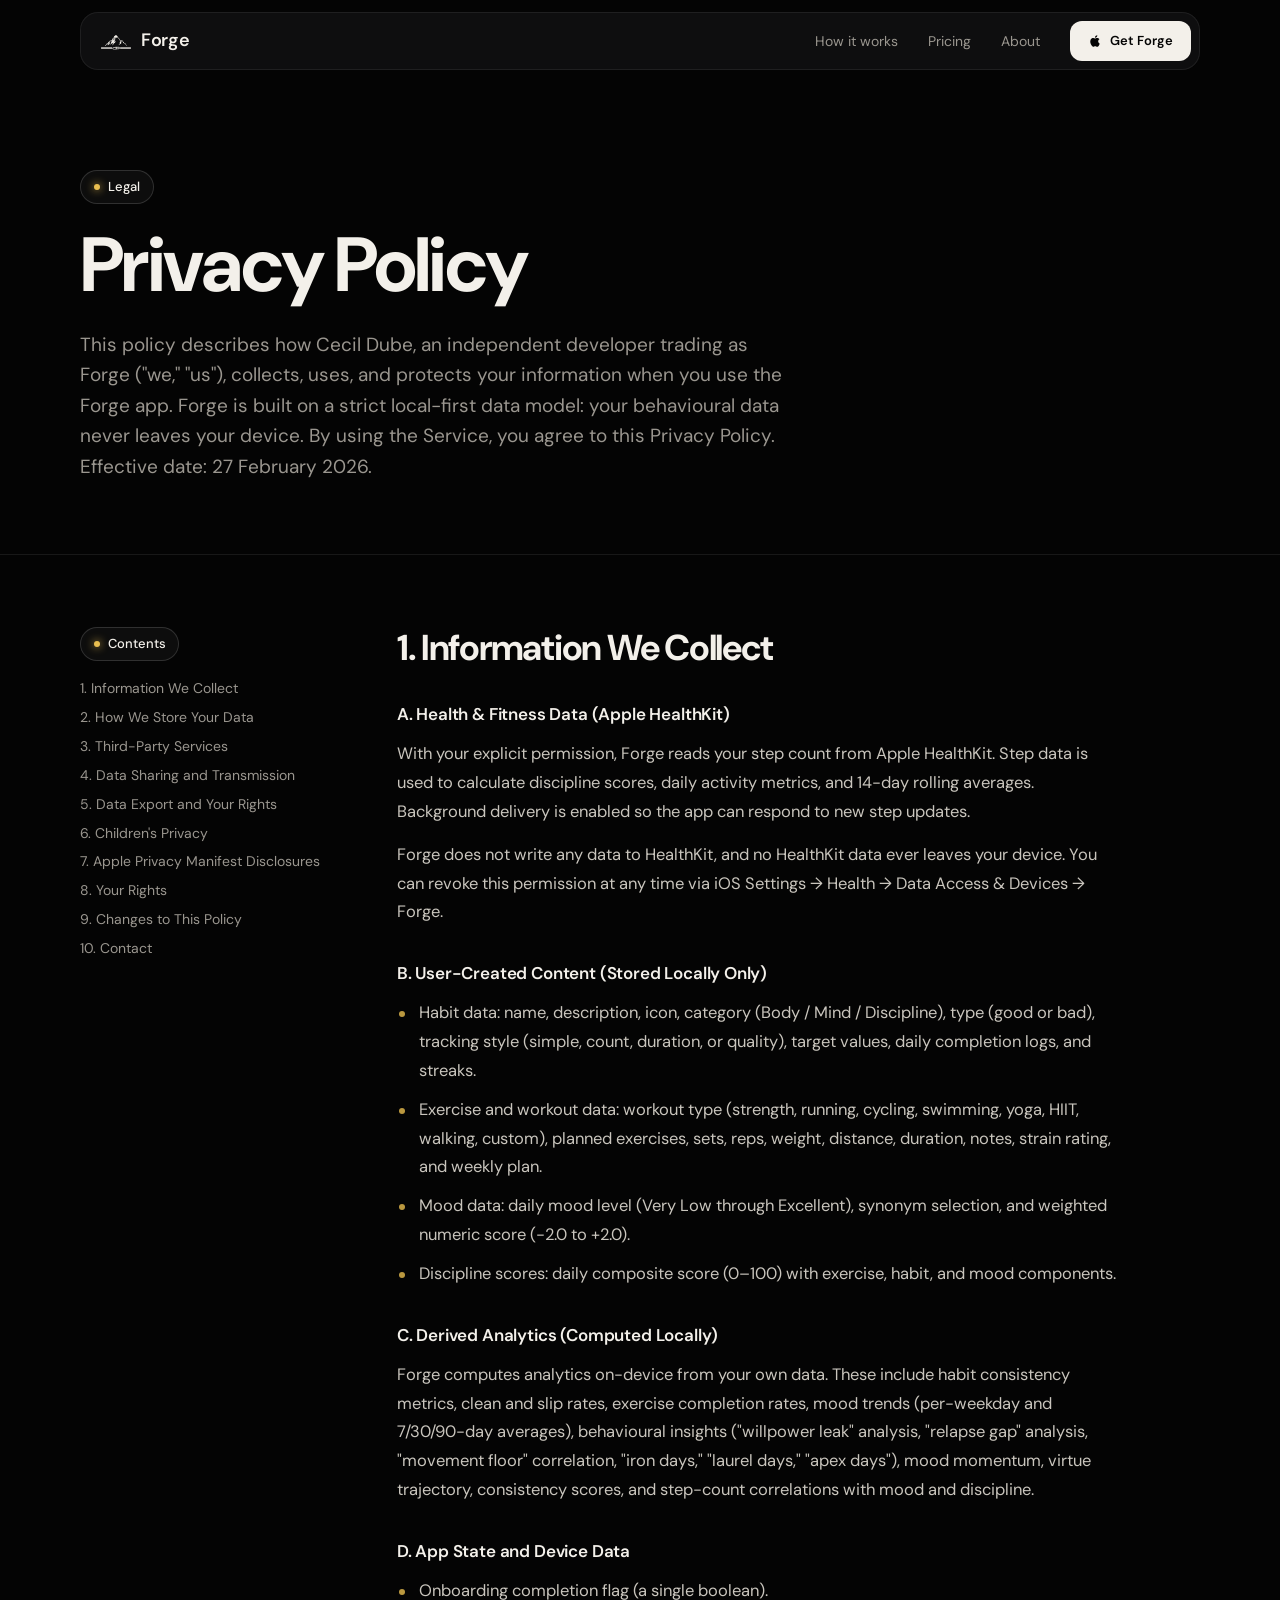
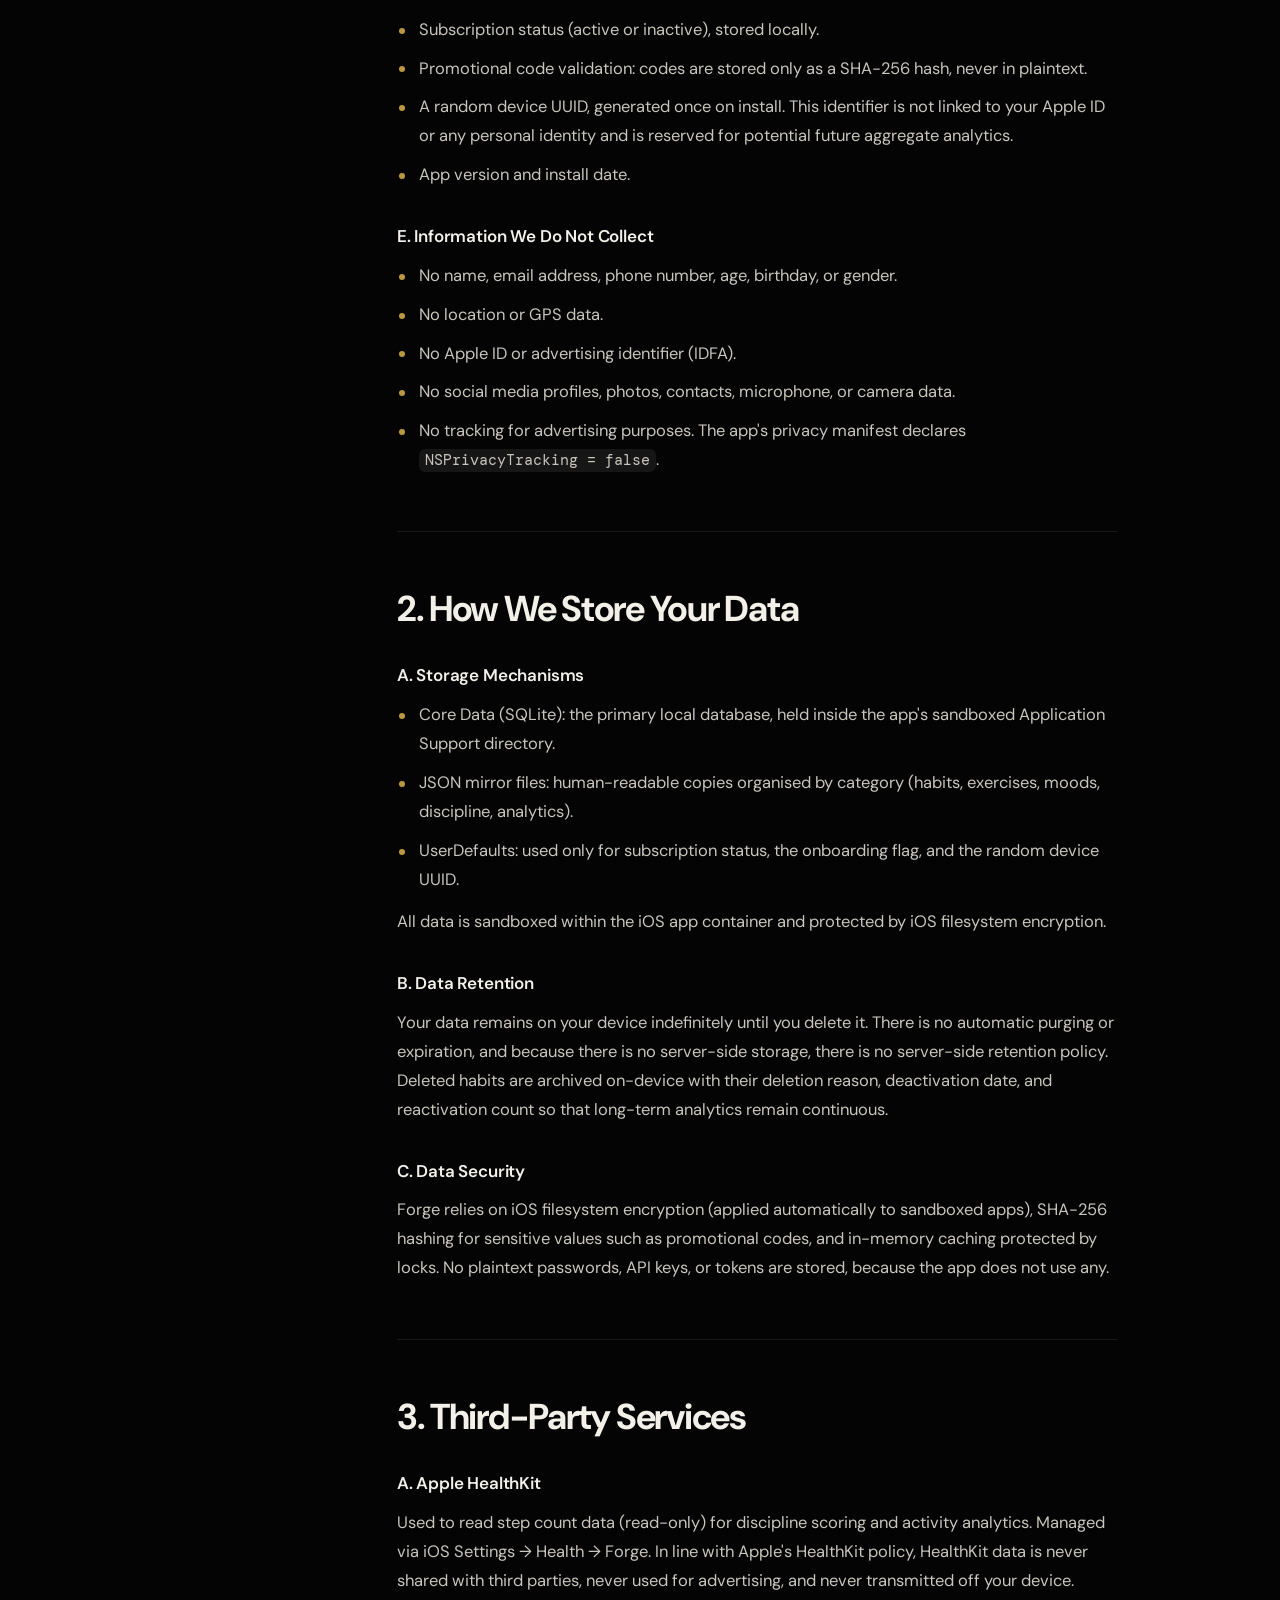
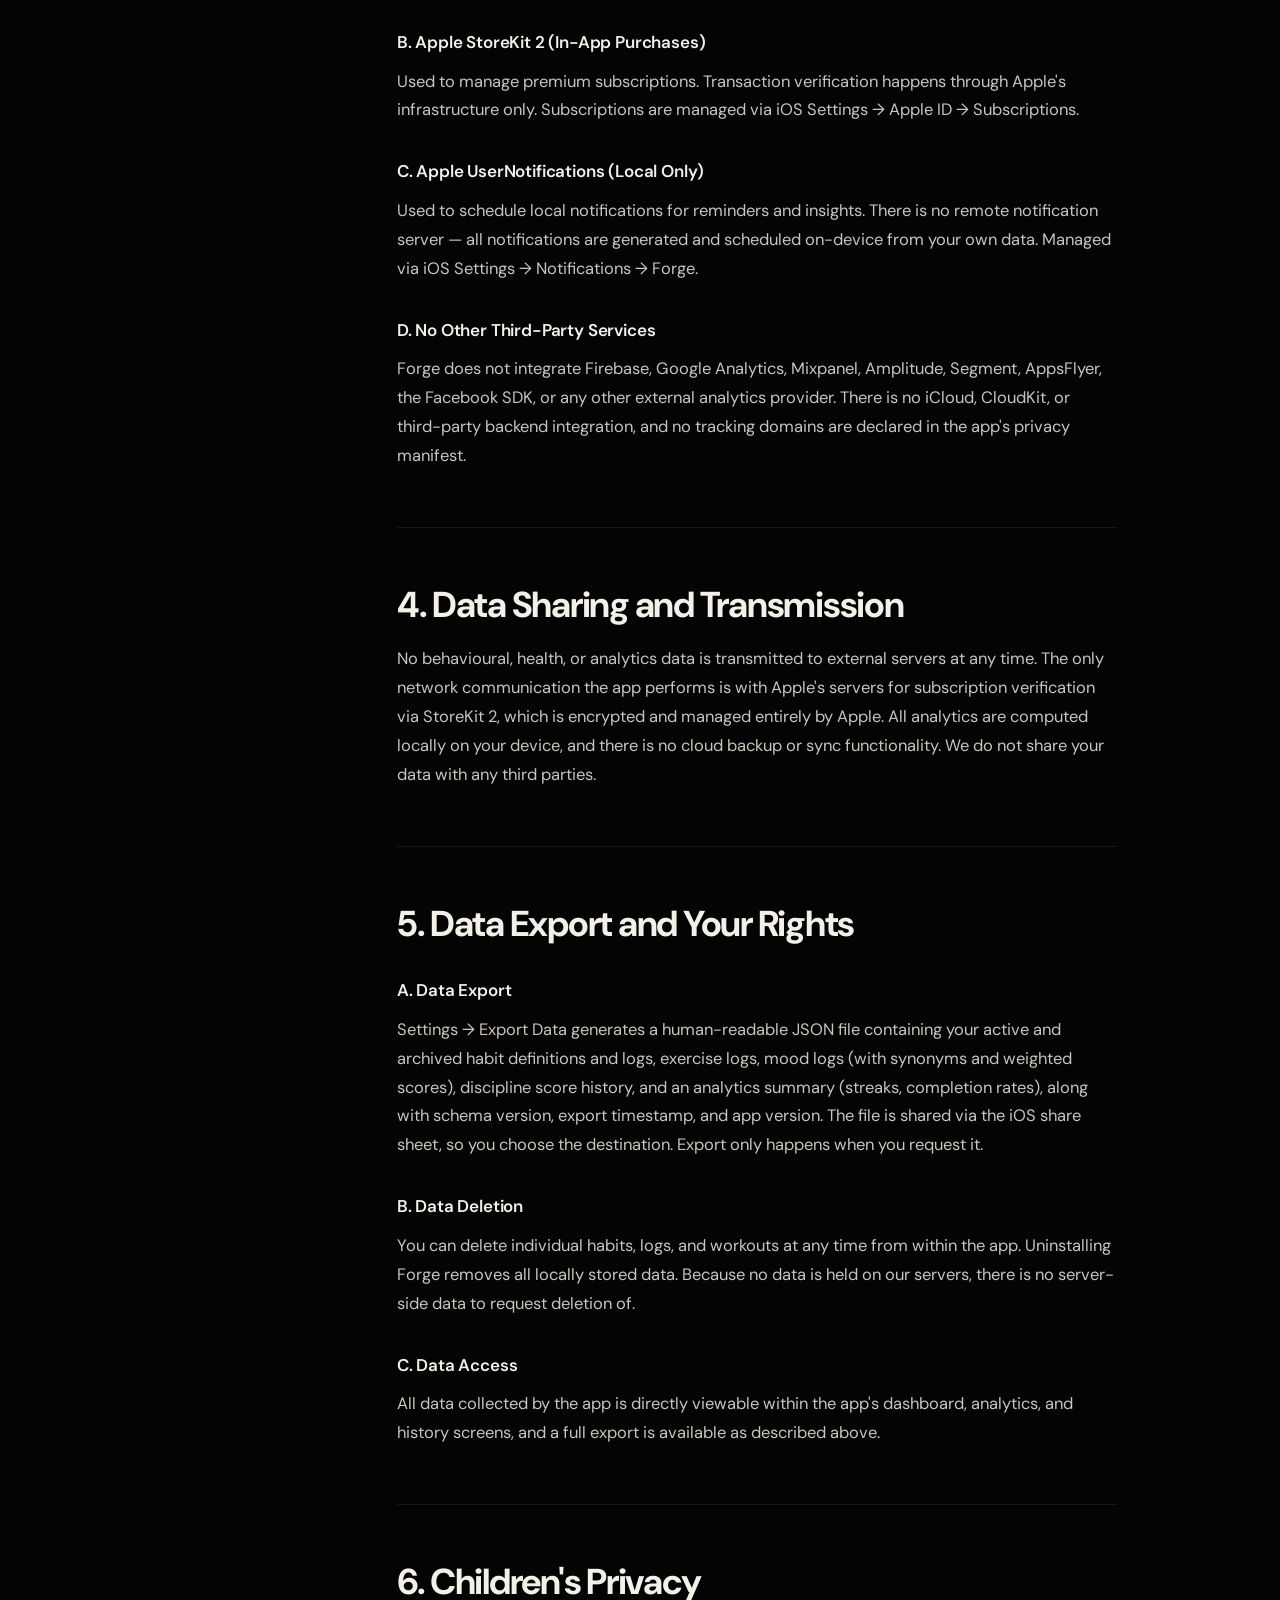
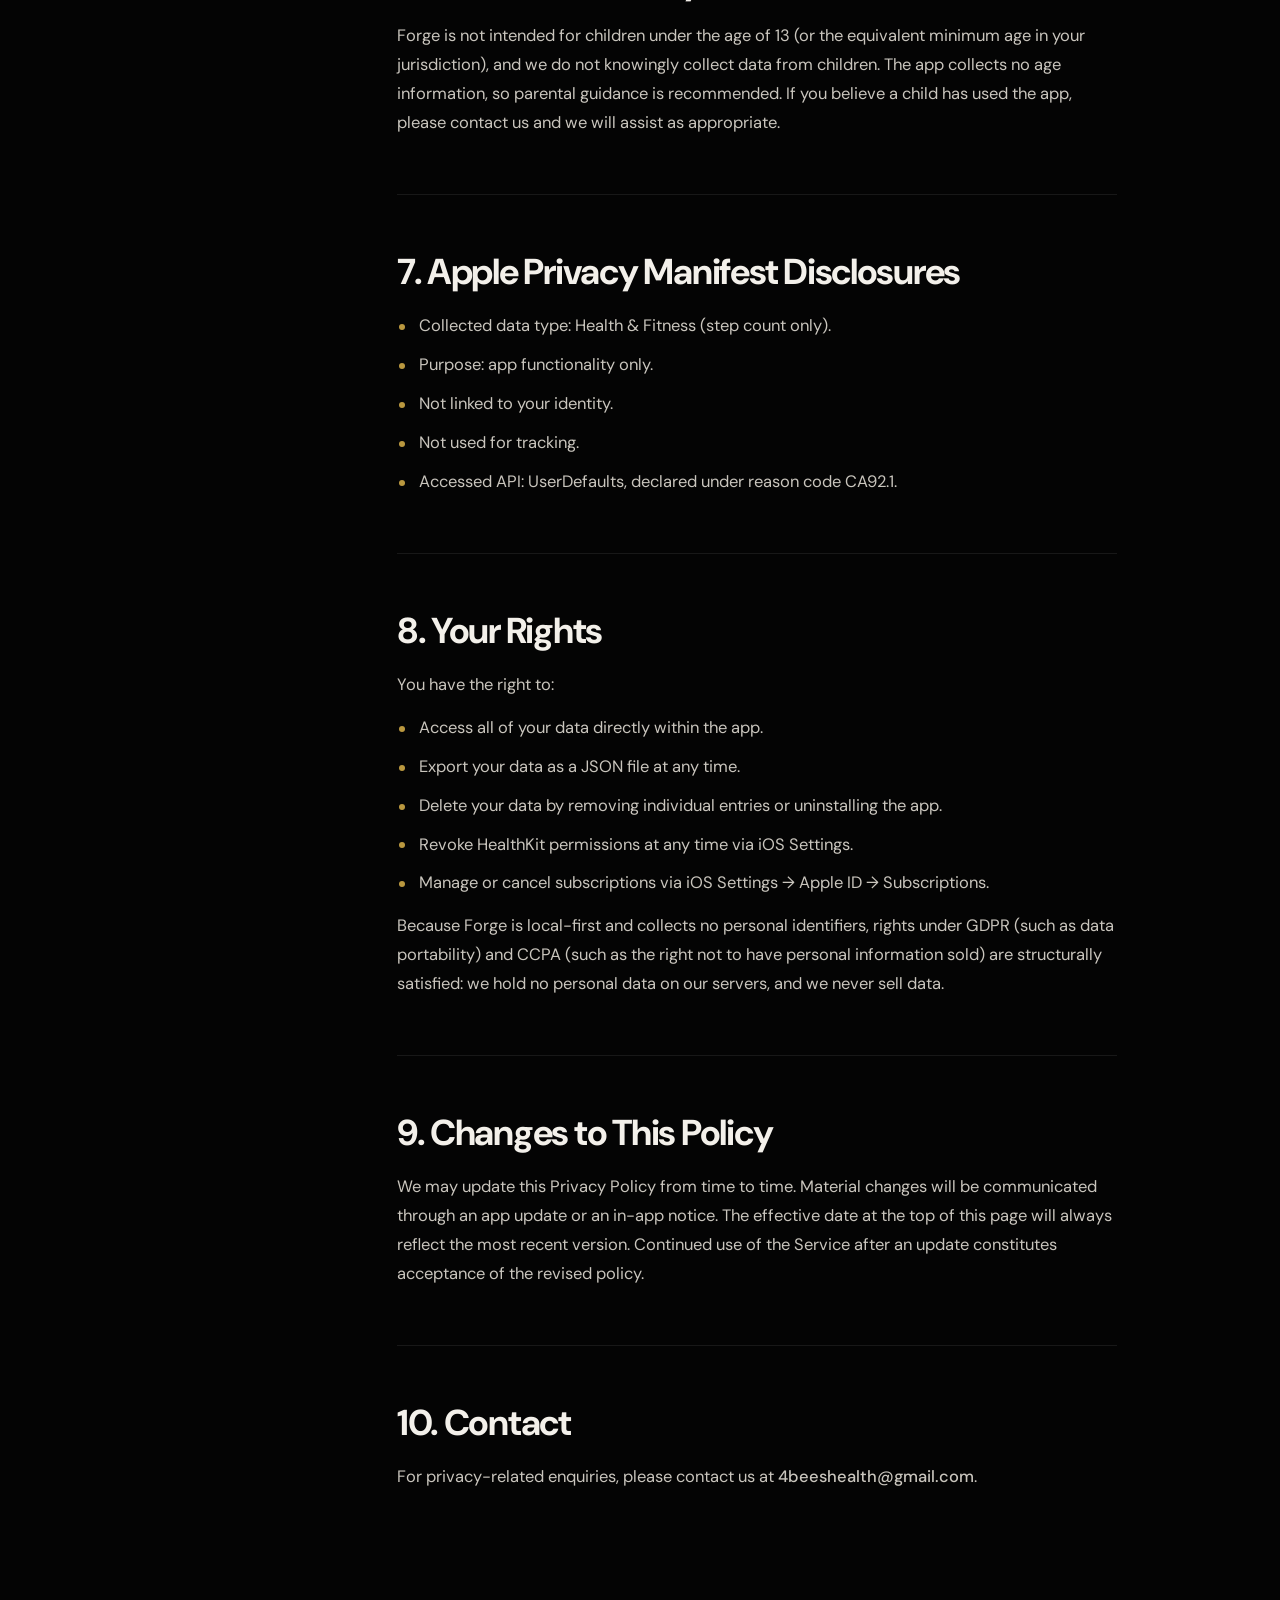
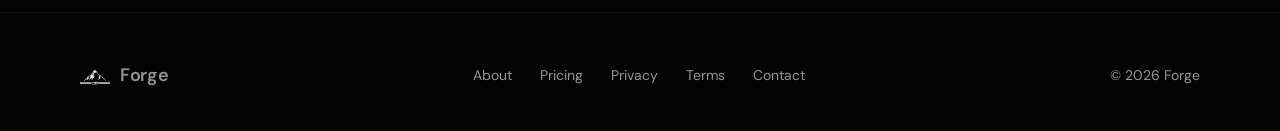
<file: privacy.html>
<!DOCTYPE html>
<html lang="en">
<head>
<meta charset="UTF-8">
<meta name="viewport" content="width=device-width, initial-scale=1">
<title>Privacy Policy — Forge</title>
<meta name="description" content="How Forge handles your data: local-first, no account, no ad tracking.">
<meta name="theme-color" content="#0A0A0B">
<link rel="icon" href="logo.png">
<link rel="preconnect" href="https://fonts.googleapis.com">
<link rel="preconnect" href="https://fonts.gstatic.com" crossorigin>
<link href="https://fonts.googleapis.com/css2?family=DM+Sans:ital,opsz,wght@0,9..40,300..800;1,9..40,300..800&family=DM+Mono:wght@400;500&display=swap" rel="stylesheet">
<link rel="stylesheet" href="styles.css">
</head>
<body>

<header class="nav" id="nav">
  <div class="wrap nav-inner">
    <a href="/" class="brand" aria-label="Forge home"><span class="brand-mark" aria-hidden="true"></span>Forge</a>
    <ul class="nav-links">
      <li><a href="/#how">How it works</a></li>
      <li><a href="/pricing">Pricing</a></li>
      <li><a href="/about">About</a></li>
      <li><a class="nav-cta" href="https://apps.apple.com/gb/app/forge-discipline-habit/id6761849586" target="_blank" rel="noopener">
        <svg viewBox="0 0 24 24" fill="currentColor" aria-hidden="true"><path d="M18.71 19.5c-.83 1.24-1.71 2.45-3.05 2.47-1.34.03-1.77-.79-3.29-.79-1.53 0-2 .77-3.27.82-1.31.05-2.3-1.32-3.14-2.53C4.25 17 2.94 12.45 4.7 9.39c.87-1.52 2.43-2.48 4.12-2.51 1.28-.02 2.5.87 3.29.87.78 0 2.26-1.07 3.8-.91.65.03 2.47.26 3.64 1.98-.09.06-2.17 1.28-2.15 3.81.03 3.02 2.65 4.03 2.68 4.04-.03.07-.42 1.44-1.38 2.83M13 3.5c.73-.83 1.94-1.46 2.94-1.5.13 1.17-.34 2.35-1.04 3.19-.69.85-1.83 1.51-2.95 1.42-.15-1.15.41-2.35 1.05-3.11z"/></svg>
        Get Forge</a></li>
    </ul>
    <button class="menu-btn" id="menuBtn" aria-label="Open menu" aria-expanded="false"><span></span></button>
  </div>
  <nav class="mobile-menu" aria-label="Mobile">
    <a href="/#how">How it works</a>
    <a href="/pricing">Pricing</a>
    <a href="/about">About</a>
    <a class="btn-store small" href="https://apps.apple.com/gb/app/forge-discipline-habit/id6761849586" target="_blank" rel="noopener">
      <svg viewBox="0 0 24 24" fill="currentColor" aria-hidden="true"><path d="M18.71 19.5c-.83 1.24-1.71 2.45-3.05 2.47-1.34.03-1.77-.79-3.29-.79-1.53 0-2 .77-3.27.82-1.31.05-2.3-1.32-3.14-2.53C4.25 17 2.94 12.45 4.7 9.39c.87-1.52 2.43-2.48 4.12-2.51 1.28-.02 2.5.87 3.29.87.78 0 2.26-1.07 3.8-.91.65.03 2.47.26 3.64 1.98-.09.06-2.17 1.28-2.15 3.81.03 3.02 2.65 4.03 2.68 4.04-.03.07-.42 1.44-1.38 2.83M13 3.5c.73-.83 1.94-1.46 2.94-1.5.13 1.17-.34 2.35-1.04 3.19-.69.85-1.83 1.51-2.95 1.42-.15-1.15.41-2.35 1.05-3.11z"/></svg>
      <span class="btn-store-text"><small>Download on the</small><strong>App Store</strong></span>
    </a>
  </nav>
</header>

<main>
<section class="page-head">
  <div class="wrap">
    <span class="tag">Legal</span>
    <h1 class="h2">Privacy Policy</h1>
    <p class="lede">This policy describes how Cecil Dube, an independent developer trading as Forge ("we," "us"), collects, uses, and protects your information when you use the Forge app. Forge is built on a strict local-first data model: your behavioural data never leaves your device. By using the Service, you agree to this Privacy Policy. Effective date: 27 February 2026.</p>
  </div>
</section>

<section class="wrap legal">
  <aside class="legal-toc" aria-label="Contents">
    <span class="tag">Contents</span>
    <ol>
        <li><a href="#1-information-we-collect">1. Information We Collect</a></li>
        <li><a href="#2-how-we-store-your-data">2. How We Store Your Data</a></li>
        <li><a href="#3-third-party-services">3. Third-Party Services</a></li>
        <li><a href="#4-data-sharing-and-transmission">4. Data Sharing and Transmission</a></li>
        <li><a href="#5-data-export-and-your-rights">5. Data Export and Your Rights</a></li>
        <li><a href="#6-children-s-privacy">6. Children's Privacy</a></li>
        <li><a href="#7-apple-privacy-manifest-disclosures">7. Apple Privacy Manifest Disclosures</a></li>
        <li><a href="#8-your-rights">8. Your Rights</a></li>
        <li><a href="#9-changes-to-this-policy">9. Changes to This Policy</a></li>
        <li><a href="#10-contact">10. Contact</a></li>
    </ol>
  </aside>
  <article class="prose">
<div class="content-section">
  <h2 id="1-information-we-collect">1. Information We Collect</h2>

  <h3>A. Health &amp; Fitness Data (Apple HealthKit)</h3>
  <p>With your explicit permission, Forge reads your step count from Apple HealthKit. Step data is used to calculate discipline scores, daily activity metrics, and 14-day rolling averages. Background delivery is enabled so the app can respond to new step updates.</p>
  <p>Forge does not write any data to HealthKit, and no HealthKit data ever leaves your device. You can revoke this permission at any time via iOS Settings → Health → Data Access &amp; Devices → Forge.</p>

  <h3>B. User-Created Content (Stored Locally Only)</h3>
  <ul>
    <li>Habit data: name, description, icon, category (Body / Mind / Discipline), type (good or bad), tracking style (simple, count, duration, or quality), target values, daily completion logs, and streaks.</li>
    <li>Exercise and workout data: workout type (strength, running, cycling, swimming, yoga, HIIT, walking, custom), planned exercises, sets, reps, weight, distance, duration, notes, strain rating, and weekly plan.</li>
    <li>Mood data: daily mood level (Very Low through Excellent), synonym selection, and weighted numeric score (-2.0 to +2.0).</li>
    <li>Discipline scores: daily composite score (0–100) with exercise, habit, and mood components.</li>
  </ul>

  <h3>C. Derived Analytics (Computed Locally)</h3>
  <p>Forge computes analytics on-device from your own data. These include habit consistency metrics, clean and slip rates, exercise completion rates, mood trends (per-weekday and 7/30/90-day averages), behavioural insights ("willpower leak" analysis, "relapse gap" analysis, "movement floor" correlation, "iron days," "laurel days," "apex days"), mood momentum, virtue trajectory, consistency scores, and step-count correlations with mood and discipline.</p>

  <h3>D. App State and Device Data</h3>
  <ul>
    <li>Onboarding completion flag (a single boolean).</li>
    <li>Subscription status (active or inactive), stored locally.</li>
    <li>Promotional code validation: codes are stored only as a SHA-256 hash, never in plaintext.</li>
    <li>A random device UUID, generated once on install. This identifier is not linked to your Apple ID or any personal identity and is reserved for potential future aggregate analytics.</li>
    <li>App version and install date.</li>
  </ul>

  <h3>E. Information We Do Not Collect</h3>
  <ul>
    <li>No name, email address, phone number, age, birthday, or gender.</li>
    <li>No location or GPS data.</li>
    <li>No Apple ID or advertising identifier (IDFA).</li>
    <li>No social media profiles, photos, contacts, microphone, or camera data.</li>
    <li>No tracking for advertising purposes. The app's privacy manifest declares <code>NSPrivacyTracking = false</code>.</li>
  </ul>
</div>

<div class="content-section">
  <h2 id="2-how-we-store-your-data">2. How We Store Your Data</h2>

  <h3>A. Storage Mechanisms</h3>
  <ul>
    <li>Core Data (SQLite): the primary local database, held inside the app's sandboxed Application Support directory.</li>
    <li>JSON mirror files: human-readable copies organised by category (habits, exercises, moods, discipline, analytics).</li>
    <li>UserDefaults: used only for subscription status, the onboarding flag, and the random device UUID.</li>
  </ul>
  <p>All data is sandboxed within the iOS app container and protected by iOS filesystem encryption.</p>

  <h3>B. Data Retention</h3>
  <p>Your data remains on your device indefinitely until you delete it. There is no automatic purging or expiration, and because there is no server-side storage, there is no server-side retention policy. Deleted habits are archived on-device with their deletion reason, deactivation date, and reactivation count so that long-term analytics remain continuous.</p>

  <h3>C. Data Security</h3>
  <p>Forge relies on iOS filesystem encryption (applied automatically to sandboxed apps), SHA-256 hashing for sensitive values such as promotional codes, and in-memory caching protected by locks. No plaintext passwords, API keys, or tokens are stored, because the app does not use any.</p>
</div>

<div class="content-section">
  <h2 id="3-third-party-services">3. Third-Party Services</h2>

  <h3>A. Apple HealthKit</h3>
  <p>Used to read step count data (read-only) for discipline scoring and activity analytics. Managed via iOS Settings → Health → Forge. In line with Apple's HealthKit policy, HealthKit data is never shared with third parties, never used for advertising, and never transmitted off your device.</p>

  <h3>B. Apple StoreKit 2 (In-App Purchases)</h3>
  <p>Used to manage premium subscriptions. Transaction verification happens through Apple's infrastructure only. Subscriptions are managed via iOS Settings → Apple ID → Subscriptions.</p>

  <h3>C. Apple UserNotifications (Local Only)</h3>
  <p>Used to schedule local notifications for reminders and insights. There is no remote notification server — all notifications are generated and scheduled on-device from your own data. Managed via iOS Settings → Notifications → Forge.</p>

  <h3>D. No Other Third-Party Services</h3>
  <p>Forge does not integrate Firebase, Google Analytics, Mixpanel, Amplitude, Segment, AppsFlyer, the Facebook SDK, or any other external analytics provider. There is no iCloud, CloudKit, or third-party backend integration, and no tracking domains are declared in the app's privacy manifest.</p>
</div>

<div class="content-section">
  <h2 id="4-data-sharing-and-transmission">4. Data Sharing and Transmission</h2>
  <p>No behavioural, health, or analytics data is transmitted to external servers at any time. The only network communication the app performs is with Apple's servers for subscription verification via StoreKit 2, which is encrypted and managed entirely by Apple. All analytics are computed locally on your device, and there is no cloud backup or sync functionality. We do not share your data with any third parties.</p>
</div>

<div class="content-section">
  <h2 id="5-data-export-and-your-rights">5. Data Export and Your Rights</h2>

  <h3>A. Data Export</h3>
  <p>Settings → Export Data generates a human-readable JSON file containing your active and archived habit definitions and logs, exercise logs, mood logs (with synonyms and weighted scores), discipline score history, and an analytics summary (streaks, completion rates), along with schema version, export timestamp, and app version. The file is shared via the iOS share sheet, so you choose the destination. Export only happens when you request it.</p>

  <h3>B. Data Deletion</h3>
  <p>You can delete individual habits, logs, and workouts at any time from within the app. Uninstalling Forge removes all locally stored data. Because no data is held on our servers, there is no server-side data to request deletion of.</p>

  <h3>C. Data Access</h3>
  <p>All data collected by the app is directly viewable within the app's dashboard, analytics, and history screens, and a full export is available as described above.</p>
</div>

<div class="content-section">
  <h2 id="6-children-s-privacy">6. Children's Privacy</h2>
  <p>Forge is not intended for children under the age of 13 (or the equivalent minimum age in your jurisdiction), and we do not knowingly collect data from children. The app collects no age information, so parental guidance is recommended. If you believe a child has used the app, please contact us and we will assist as appropriate.</p>
</div>

<div class="content-section">
  <h2 id="7-apple-privacy-manifest-disclosures">7. Apple Privacy Manifest Disclosures</h2>
  <ul>
    <li>Collected data type: Health &amp; Fitness (step count only).</li>
    <li>Purpose: app functionality only.</li>
    <li>Not linked to your identity.</li>
    <li>Not used for tracking.</li>
    <li>Accessed API: UserDefaults, declared under reason code CA92.1.</li>
  </ul>
</div>

<div class="content-section">
  <h2 id="8-your-rights">8. Your Rights</h2>
  <p>You have the right to:</p>
  <ul>
    <li>Access all of your data directly within the app.</li>
    <li>Export your data as a JSON file at any time.</li>
    <li>Delete your data by removing individual entries or uninstalling the app.</li>
    <li>Revoke HealthKit permissions at any time via iOS Settings.</li>
    <li>Manage or cancel subscriptions via iOS Settings → Apple ID → Subscriptions.</li>
  </ul>
  <p>Because Forge is local-first and collects no personal identifiers, rights under GDPR (such as data portability) and CCPA (such as the right not to have personal information sold) are structurally satisfied: we hold no personal data on our servers, and we never sell data.</p>
</div>

<div class="content-section">
  <h2 id="9-changes-to-this-policy">9. Changes to This Policy</h2>
  <p>We may update this Privacy Policy from time to time. Material changes will be communicated through an app update or an in-app notice. The effective date at the top of this page will always reflect the most recent version. Continued use of the Service after an update constitutes acceptance of the revised policy.</p>
</div>

<div class="content-section">
  <h2 id="10-contact">10. Contact</h2>
  <p>For privacy-related enquiries, please contact us at <a href="mailto:4beeshealth@gmail.com" style="color:var(--green);text-decoration:none;font-weight:500">4beeshealth@gmail.com</a>.</p>
</div>
  </article>
</section>
</main>

<footer class="footer">
  <div class="wrap footer-inner">
    <a href="/" class="brand"><span class="brand-mark" aria-hidden="true"></span>Forge</a>
    <ul class="footer-links">
      <li><a href="/about">About</a></li>
      <li><a href="/pricing">Pricing</a></li>
      <li><a href="/privacy">Privacy</a></li>
      <li><a href="/terms">Terms</a></li>
      <li><a href="mailto:4beeshealth@gmail.com">Contact</a></li>
    </ul>
    <span>© 2026 Forge</span>
  </div>
</footer>

<script src="site.js"></script>
</body>
</html>
</file>
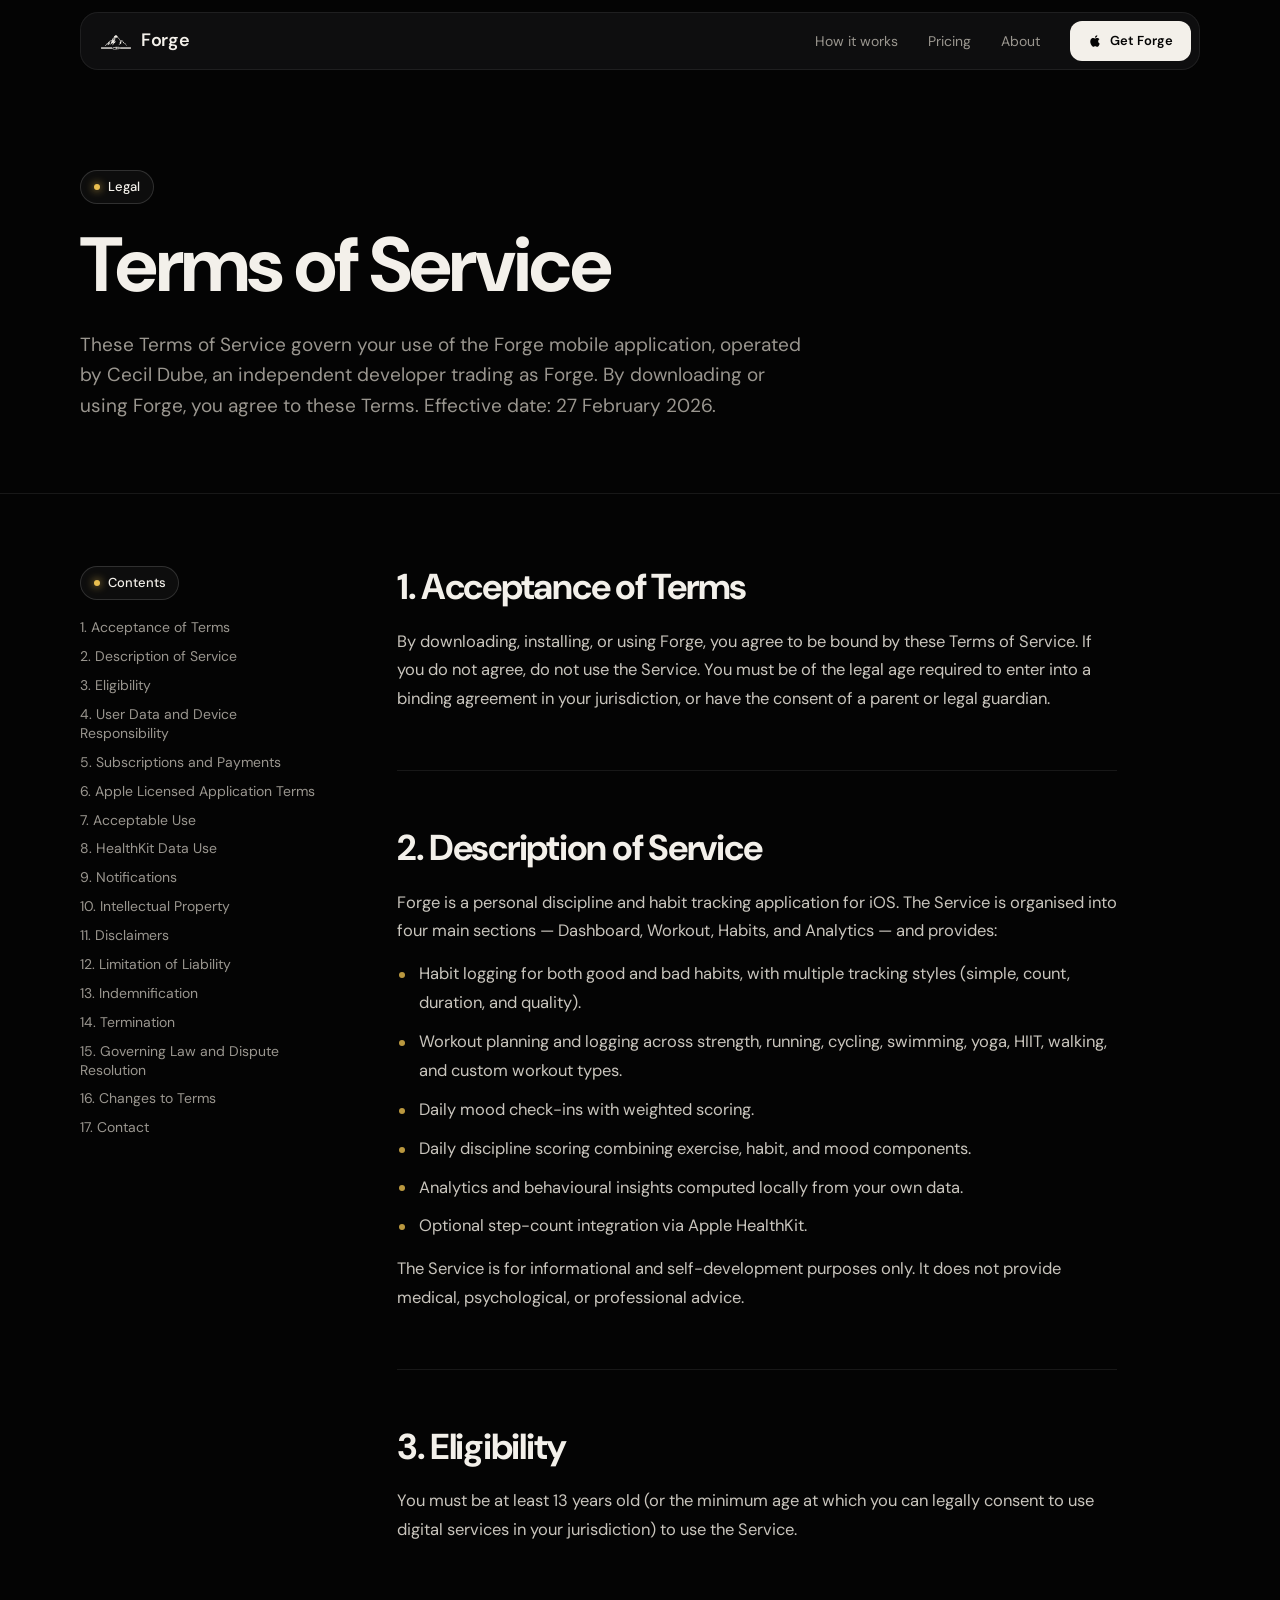
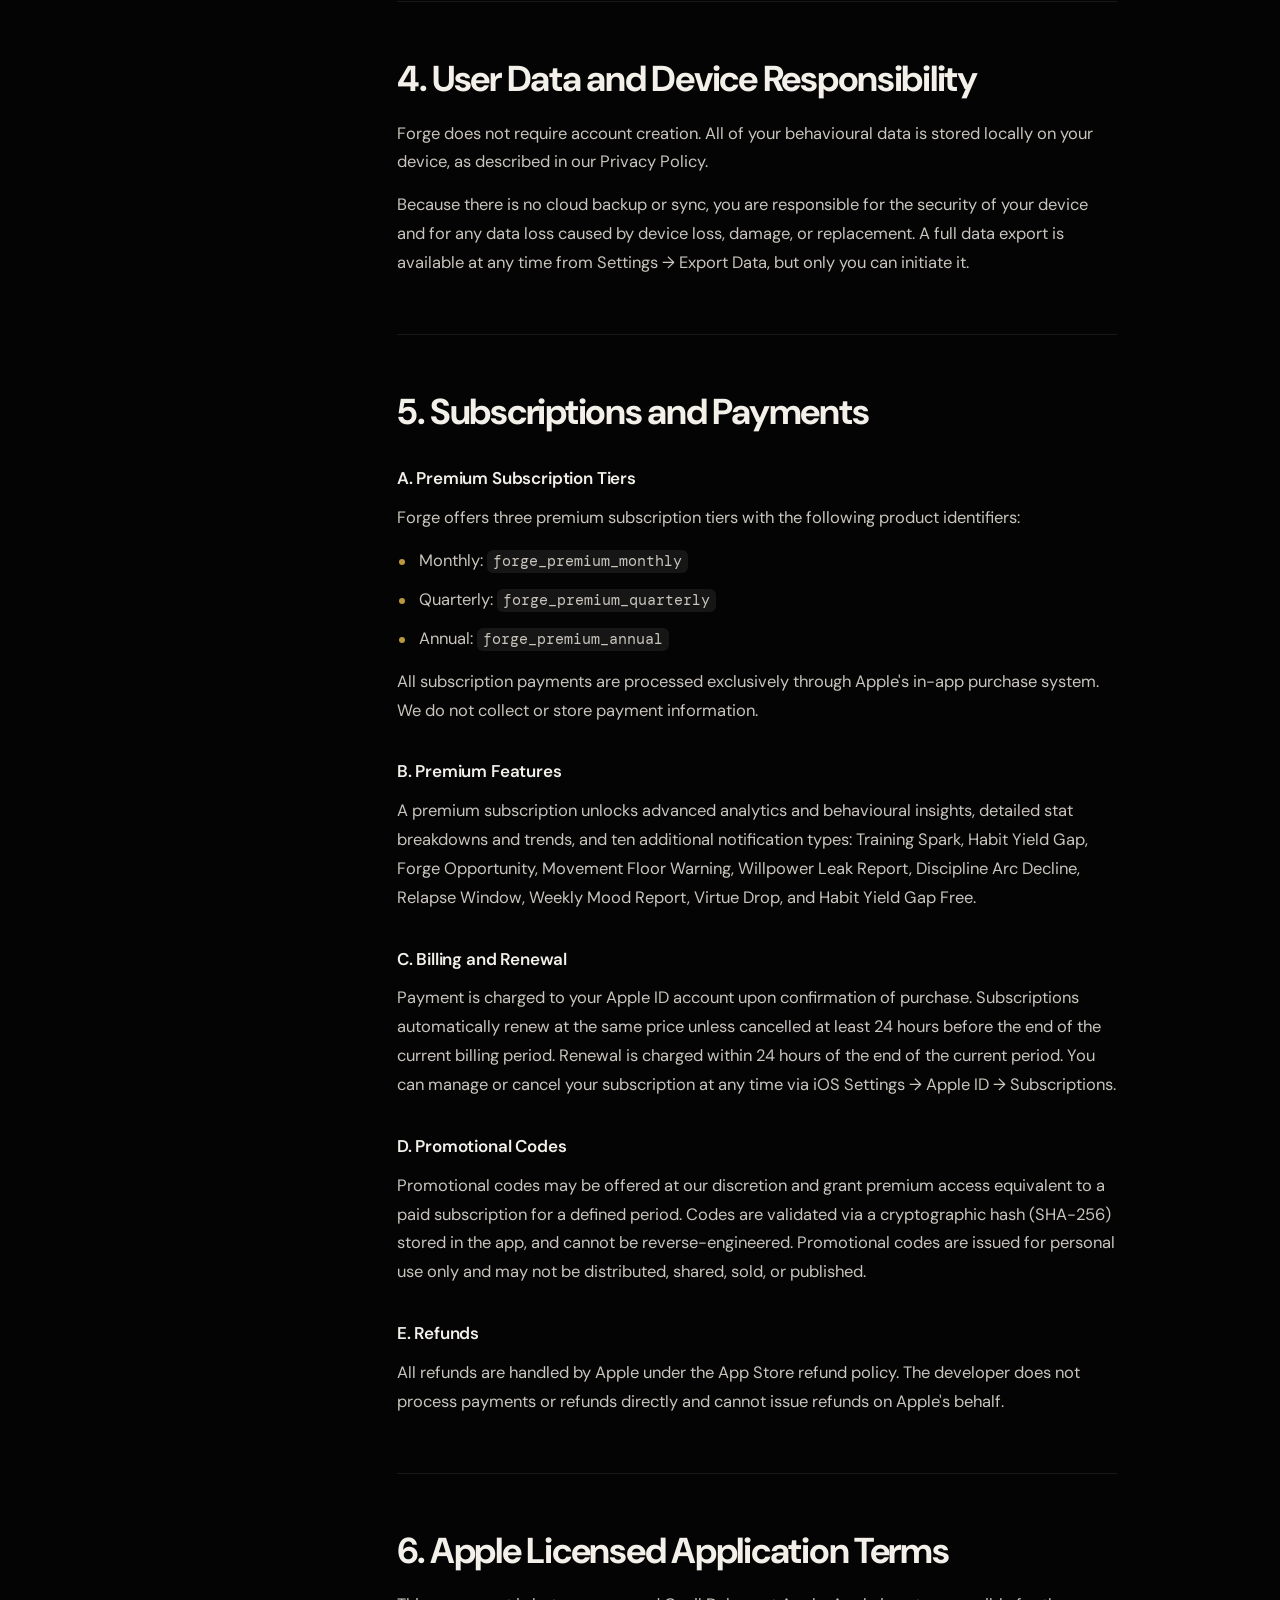
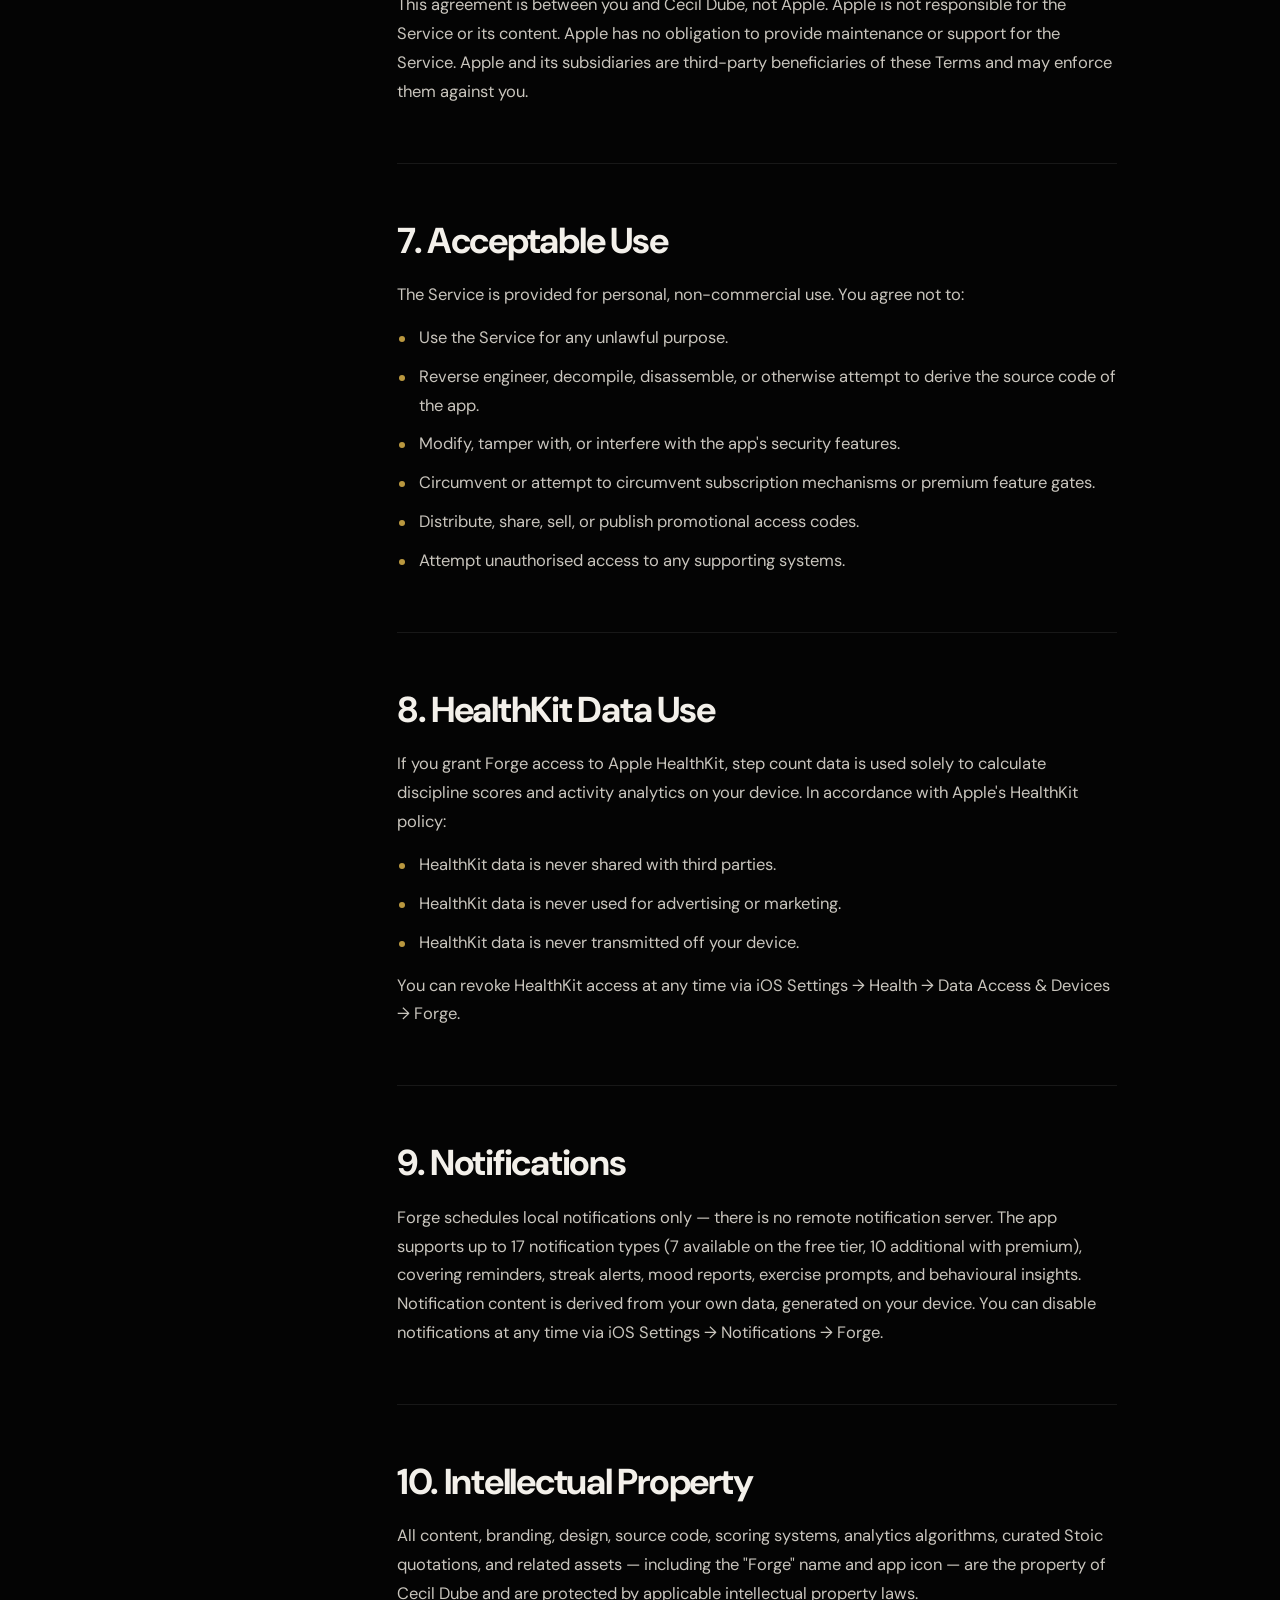
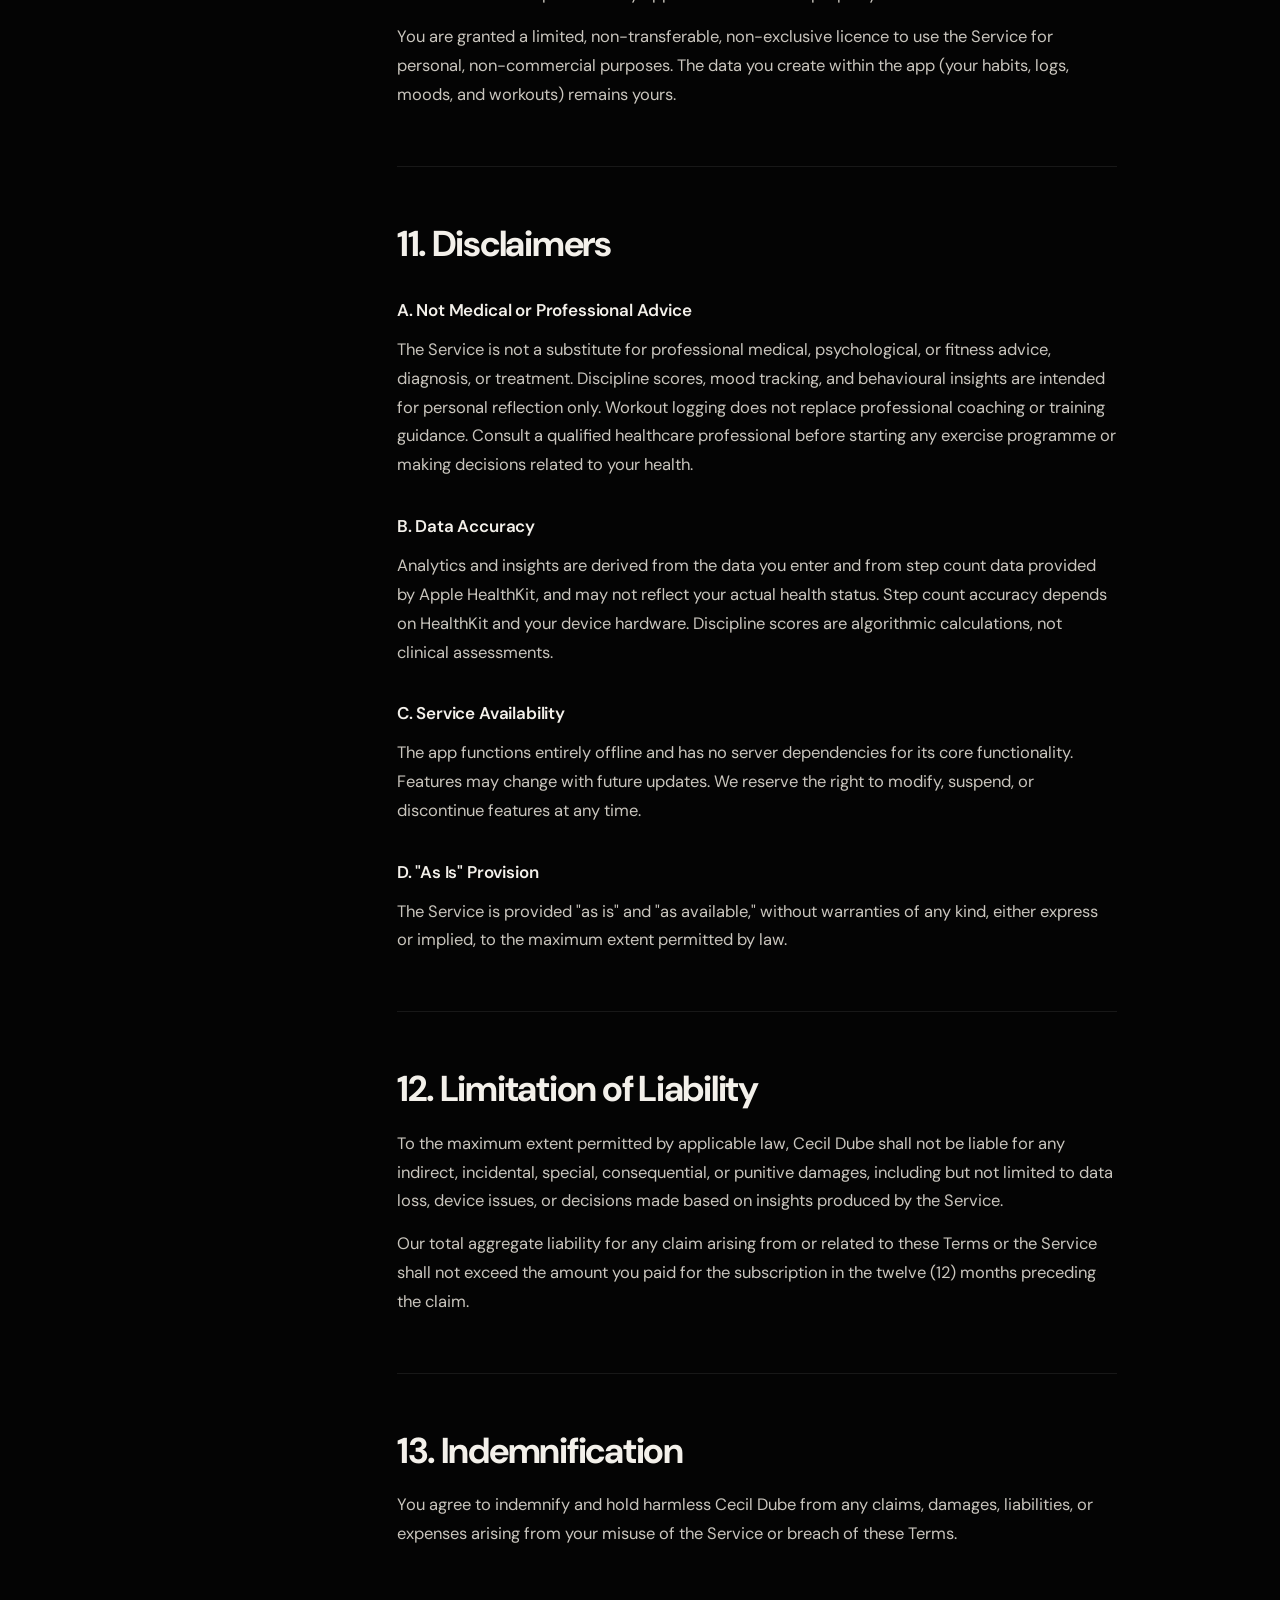
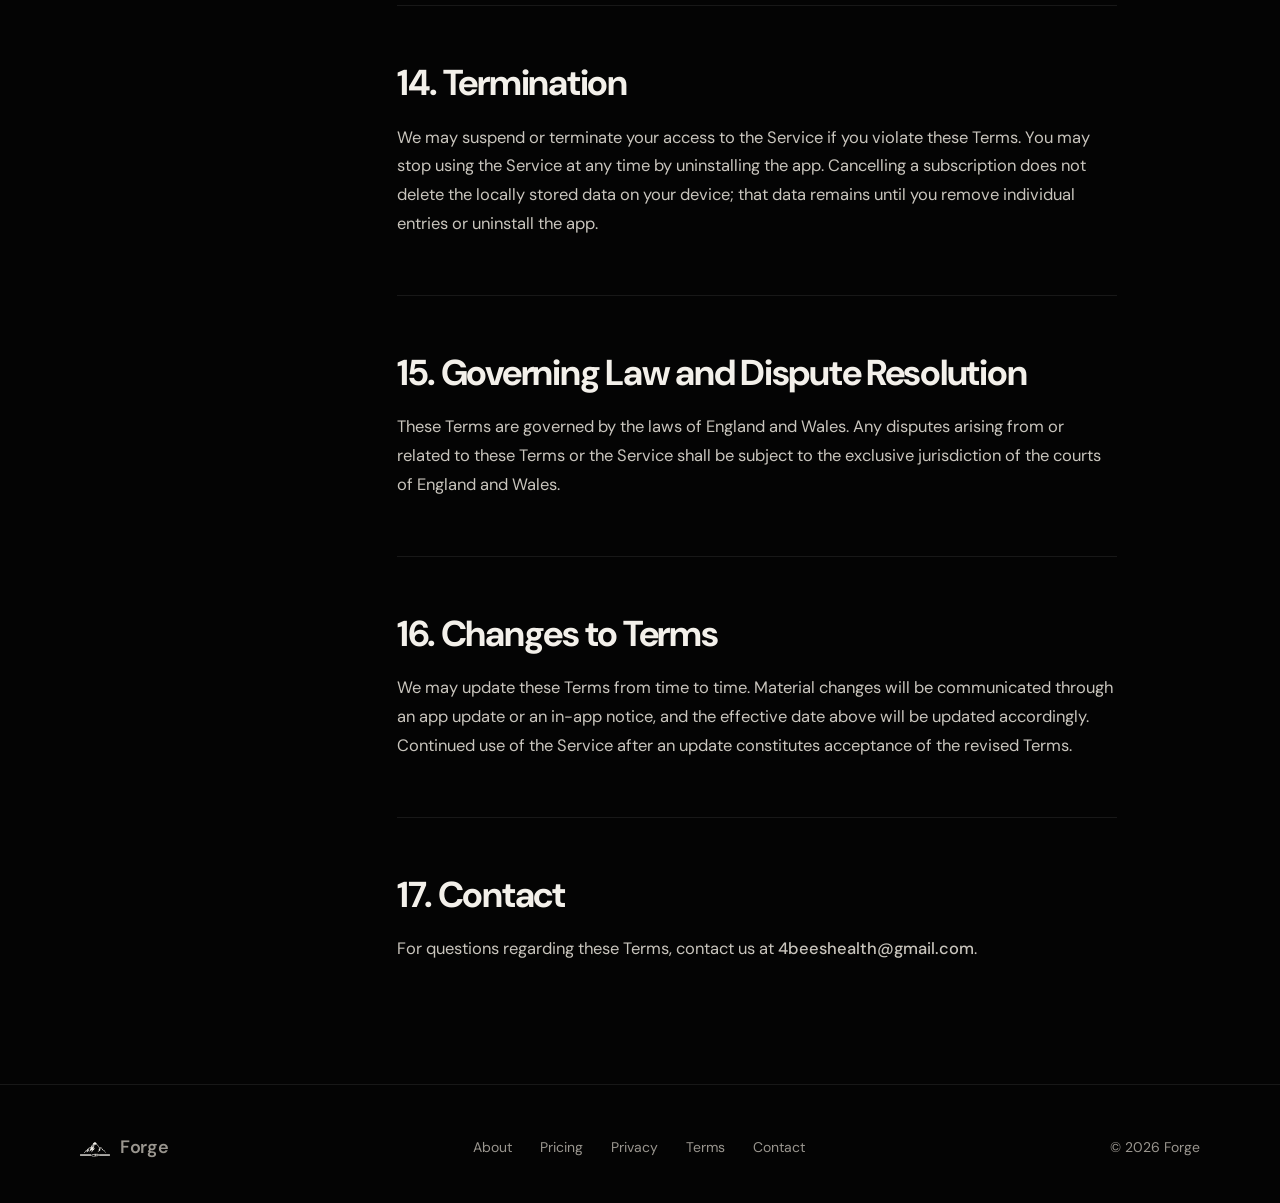
<file: terms.html>
<!DOCTYPE html>
<html lang="en">
<head>
<meta charset="UTF-8">
<meta name="viewport" content="width=device-width, initial-scale=1">
<title>Terms of Service — Forge</title>
<meta name="description" content="The terms that govern your use of the Forge app.">
<meta name="theme-color" content="#0A0A0B">
<link rel="icon" href="logo.png">
<link rel="preconnect" href="https://fonts.googleapis.com">
<link rel="preconnect" href="https://fonts.gstatic.com" crossorigin>
<link href="https://fonts.googleapis.com/css2?family=DM+Sans:ital,opsz,wght@0,9..40,300..800;1,9..40,300..800&family=DM+Mono:wght@400;500&display=swap" rel="stylesheet">
<link rel="stylesheet" href="styles.css">
</head>
<body>

<header class="nav" id="nav">
  <div class="wrap nav-inner">
    <a href="/" class="brand" aria-label="Forge home"><span class="brand-mark" aria-hidden="true"></span>Forge</a>
    <ul class="nav-links">
      <li><a href="/#how">How it works</a></li>
      <li><a href="/pricing">Pricing</a></li>
      <li><a href="/about">About</a></li>
      <li><a class="nav-cta" href="https://apps.apple.com/gb/app/forge-discipline-habit/id6761849586" target="_blank" rel="noopener">
        <svg viewBox="0 0 24 24" fill="currentColor" aria-hidden="true"><path d="M18.71 19.5c-.83 1.24-1.71 2.45-3.05 2.47-1.34.03-1.77-.79-3.29-.79-1.53 0-2 .77-3.27.82-1.31.05-2.3-1.32-3.14-2.53C4.25 17 2.94 12.45 4.7 9.39c.87-1.52 2.43-2.48 4.12-2.51 1.28-.02 2.5.87 3.29.87.78 0 2.26-1.07 3.8-.91.65.03 2.47.26 3.64 1.98-.09.06-2.17 1.28-2.15 3.81.03 3.02 2.65 4.03 2.68 4.04-.03.07-.42 1.44-1.38 2.83M13 3.5c.73-.83 1.94-1.46 2.94-1.5.13 1.17-.34 2.35-1.04 3.19-.69.85-1.83 1.51-2.95 1.42-.15-1.15.41-2.35 1.05-3.11z"/></svg>
        Get Forge</a></li>
    </ul>
    <button class="menu-btn" id="menuBtn" aria-label="Open menu" aria-expanded="false"><span></span></button>
  </div>
  <nav class="mobile-menu" aria-label="Mobile">
    <a href="/#how">How it works</a>
    <a href="/pricing">Pricing</a>
    <a href="/about">About</a>
    <a class="btn-store small" href="https://apps.apple.com/gb/app/forge-discipline-habit/id6761849586" target="_blank" rel="noopener">
      <svg viewBox="0 0 24 24" fill="currentColor" aria-hidden="true"><path d="M18.71 19.5c-.83 1.24-1.71 2.45-3.05 2.47-1.34.03-1.77-.79-3.29-.79-1.53 0-2 .77-3.27.82-1.31.05-2.3-1.32-3.14-2.53C4.25 17 2.94 12.45 4.7 9.39c.87-1.52 2.43-2.48 4.12-2.51 1.28-.02 2.5.87 3.29.87.78 0 2.26-1.07 3.8-.91.65.03 2.47.26 3.64 1.98-.09.06-2.17 1.28-2.15 3.81.03 3.02 2.65 4.03 2.68 4.04-.03.07-.42 1.44-1.38 2.83M13 3.5c.73-.83 1.94-1.46 2.94-1.5.13 1.17-.34 2.35-1.04 3.19-.69.85-1.83 1.51-2.95 1.42-.15-1.15.41-2.35 1.05-3.11z"/></svg>
      <span class="btn-store-text"><small>Download on the</small><strong>App Store</strong></span>
    </a>
  </nav>
</header>

<main>
<section class="page-head">
  <div class="wrap">
    <span class="tag">Legal</span>
    <h1 class="h2">Terms of Service</h1>
    <p class="lede">These Terms of Service govern your use of the Forge mobile application, operated by Cecil Dube, an independent developer trading as Forge. By downloading or using Forge, you agree to these Terms. Effective date: 27 February 2026.</p>
  </div>
</section>

<section class="wrap legal">
  <aside class="legal-toc" aria-label="Contents">
    <span class="tag">Contents</span>
    <ol>
        <li><a href="#1-acceptance-of-terms">1. Acceptance of Terms</a></li>
        <li><a href="#2-description-of-service">2. Description of Service</a></li>
        <li><a href="#3-eligibility">3. Eligibility</a></li>
        <li><a href="#4-user-data-and-device-responsibility">4. User Data and Device Responsibility</a></li>
        <li><a href="#5-subscriptions-and-payments">5. Subscriptions and Payments</a></li>
        <li><a href="#6-apple-licensed-application-terms">6. Apple Licensed Application Terms</a></li>
        <li><a href="#7-acceptable-use">7. Acceptable Use</a></li>
        <li><a href="#8-healthkit-data-use">8. HealthKit Data Use</a></li>
        <li><a href="#9-notifications">9. Notifications</a></li>
        <li><a href="#10-intellectual-property">10. Intellectual Property</a></li>
        <li><a href="#11-disclaimers">11. Disclaimers</a></li>
        <li><a href="#12-limitation-of-liability">12. Limitation of Liability</a></li>
        <li><a href="#13-indemnification">13. Indemnification</a></li>
        <li><a href="#14-termination">14. Termination</a></li>
        <li><a href="#15-governing-law-and-dispute-resolution">15. Governing Law and Dispute Resolution</a></li>
        <li><a href="#16-changes-to-terms">16. Changes to Terms</a></li>
        <li><a href="#17-contact">17. Contact</a></li>
    </ol>
  </aside>
  <article class="prose">
<div class="content-section">
  <h2 id="1-acceptance-of-terms">1. Acceptance of Terms</h2>
  <p>By downloading, installing, or using Forge, you agree to be bound by these Terms of Service. If you do not agree, do not use the Service. You must be of the legal age required to enter into a binding agreement in your jurisdiction, or have the consent of a parent or legal guardian.</p>
</div>

<div class="content-section">
  <h2 id="2-description-of-service">2. Description of Service</h2>
  <p>Forge is a personal discipline and habit tracking application for iOS. The Service is organised into four main sections — Dashboard, Workout, Habits, and Analytics — and provides:</p>
  <ul>
    <li>Habit logging for both good and bad habits, with multiple tracking styles (simple, count, duration, and quality).</li>
    <li>Workout planning and logging across strength, running, cycling, swimming, yoga, HIIT, walking, and custom workout types.</li>
    <li>Daily mood check-ins with weighted scoring.</li>
    <li>Daily discipline scoring combining exercise, habit, and mood components.</li>
    <li>Analytics and behavioural insights computed locally from your own data.</li>
    <li>Optional step-count integration via Apple HealthKit.</li>
  </ul>
  <p>The Service is for informational and self-development purposes only. It does not provide medical, psychological, or professional advice.</p>
</div>

<div class="content-section">
  <h2 id="3-eligibility">3. Eligibility</h2>
  <p>You must be at least 13 years old (or the minimum age at which you can legally consent to use digital services in your jurisdiction) to use the Service.</p>
</div>

<div class="content-section">
  <h2 id="4-user-data-and-device-responsibility">4. User Data and Device Responsibility</h2>
  <p>Forge does not require account creation. All of your behavioural data is stored locally on your device, as described in our Privacy Policy.</p>
  <p>Because there is no cloud backup or sync, you are responsible for the security of your device and for any data loss caused by device loss, damage, or replacement. A full data export is available at any time from Settings → Export Data, but only you can initiate it.</p>
</div>

<div class="content-section">
  <h2 id="5-subscriptions-and-payments">5. Subscriptions and Payments</h2>

  <h3>A. Premium Subscription Tiers</h3>
  <p>Forge offers three premium subscription tiers with the following product identifiers:</p>
  <ul>
    <li>Monthly: <code>forge_premium_monthly</code></li>
    <li>Quarterly: <code>forge_premium_quarterly</code></li>
    <li>Annual: <code>forge_premium_annual</code></li>
  </ul>
  <p>All subscription payments are processed exclusively through Apple's in-app purchase system. We do not collect or store payment information.</p>

  <h3>B. Premium Features</h3>
  <p>A premium subscription unlocks advanced analytics and behavioural insights, detailed stat breakdowns and trends, and ten additional notification types: Training Spark, Habit Yield Gap, Forge Opportunity, Movement Floor Warning, Willpower Leak Report, Discipline Arc Decline, Relapse Window, Weekly Mood Report, Virtue Drop, and Habit Yield Gap Free.</p>

  <h3>C. Billing and Renewal</h3>
  <p>Payment is charged to your Apple ID account upon confirmation of purchase. Subscriptions automatically renew at the same price unless cancelled at least 24 hours before the end of the current billing period. Renewal is charged within 24 hours of the end of the current period. You can manage or cancel your subscription at any time via iOS Settings → Apple ID → Subscriptions.</p>

  <h3>D. Promotional Codes</h3>
  <p>Promotional codes may be offered at our discretion and grant premium access equivalent to a paid subscription for a defined period. Codes are validated via a cryptographic hash (SHA-256) stored in the app, and cannot be reverse-engineered. Promotional codes are issued for personal use only and may not be distributed, shared, sold, or published.</p>

  <h3>E. Refunds</h3>
  <p>All refunds are handled by Apple under the App Store refund policy. The developer does not process payments or refunds directly and cannot issue refunds on Apple's behalf.</p>
</div>

<div class="content-section">
  <h2 id="6-apple-licensed-application-terms">6. Apple Licensed Application Terms</h2>
  <p>This agreement is between you and Cecil Dube, not Apple. Apple is not responsible for the Service or its content. Apple has no obligation to provide maintenance or support for the Service. Apple and its subsidiaries are third-party beneficiaries of these Terms and may enforce them against you.</p>
</div>

<div class="content-section">
  <h2 id="7-acceptable-use">7. Acceptable Use</h2>
  <p>The Service is provided for personal, non-commercial use. You agree not to:</p>
  <ul>
    <li>Use the Service for any unlawful purpose.</li>
    <li>Reverse engineer, decompile, disassemble, or otherwise attempt to derive the source code of the app.</li>
    <li>Modify, tamper with, or interfere with the app's security features.</li>
    <li>Circumvent or attempt to circumvent subscription mechanisms or premium feature gates.</li>
    <li>Distribute, share, sell, or publish promotional access codes.</li>
    <li>Attempt unauthorised access to any supporting systems.</li>
  </ul>
</div>

<div class="content-section">
  <h2 id="8-healthkit-data-use">8. HealthKit Data Use</h2>
  <p>If you grant Forge access to Apple HealthKit, step count data is used solely to calculate discipline scores and activity analytics on your device. In accordance with Apple's HealthKit policy:</p>
  <ul>
    <li>HealthKit data is never shared with third parties.</li>
    <li>HealthKit data is never used for advertising or marketing.</li>
    <li>HealthKit data is never transmitted off your device.</li>
  </ul>
  <p>You can revoke HealthKit access at any time via iOS Settings → Health → Data Access &amp; Devices → Forge.</p>
</div>

<div class="content-section">
  <h2 id="9-notifications">9. Notifications</h2>
  <p>Forge schedules local notifications only — there is no remote notification server. The app supports up to 17 notification types (7 available on the free tier, 10 additional with premium), covering reminders, streak alerts, mood reports, exercise prompts, and behavioural insights. Notification content is derived from your own data, generated on your device. You can disable notifications at any time via iOS Settings → Notifications → Forge.</p>
</div>

<div class="content-section">
  <h2 id="10-intellectual-property">10. Intellectual Property</h2>
  <p>All content, branding, design, source code, scoring systems, analytics algorithms, curated Stoic quotations, and related assets — including the "Forge" name and app icon — are the property of Cecil Dube and are protected by applicable intellectual property laws.</p>
  <p>You are granted a limited, non-transferable, non-exclusive licence to use the Service for personal, non-commercial purposes. The data you create within the app (your habits, logs, moods, and workouts) remains yours.</p>
</div>

<div class="content-section">
  <h2 id="11-disclaimers">11. Disclaimers</h2>

  <h3>A. Not Medical or Professional Advice</h3>
  <p>The Service is not a substitute for professional medical, psychological, or fitness advice, diagnosis, or treatment. Discipline scores, mood tracking, and behavioural insights are intended for personal reflection only. Workout logging does not replace professional coaching or training guidance. Consult a qualified healthcare professional before starting any exercise programme or making decisions related to your health.</p>

  <h3>B. Data Accuracy</h3>
  <p>Analytics and insights are derived from the data you enter and from step count data provided by Apple HealthKit, and may not reflect your actual health status. Step count accuracy depends on HealthKit and your device hardware. Discipline scores are algorithmic calculations, not clinical assessments.</p>

  <h3>C. Service Availability</h3>
  <p>The app functions entirely offline and has no server dependencies for its core functionality. Features may change with future updates. We reserve the right to modify, suspend, or discontinue features at any time.</p>

  <h3>D. "As Is" Provision</h3>
  <p>The Service is provided "as is" and "as available," without warranties of any kind, either express or implied, to the maximum extent permitted by law.</p>
</div>

<div class="content-section">
  <h2 id="12-limitation-of-liability">12. Limitation of Liability</h2>
  <p>To the maximum extent permitted by applicable law, Cecil Dube shall not be liable for any indirect, incidental, special, consequential, or punitive damages, including but not limited to data loss, device issues, or decisions made based on insights produced by the Service.</p>
  <p>Our total aggregate liability for any claim arising from or related to these Terms or the Service shall not exceed the amount you paid for the subscription in the twelve (12) months preceding the claim.</p>
</div>

<div class="content-section">
  <h2 id="13-indemnification">13. Indemnification</h2>
  <p>You agree to indemnify and hold harmless Cecil Dube from any claims, damages, liabilities, or expenses arising from your misuse of the Service or breach of these Terms.</p>
</div>

<div class="content-section">
  <h2 id="14-termination">14. Termination</h2>
  <p>We may suspend or terminate your access to the Service if you violate these Terms. You may stop using the Service at any time by uninstalling the app. Cancelling a subscription does not delete the locally stored data on your device; that data remains until you remove individual entries or uninstall the app.</p>
</div>

<div class="content-section">
  <h2 id="15-governing-law-and-dispute-resolution">15. Governing Law and Dispute Resolution</h2>
  <p>These Terms are governed by the laws of England and Wales. Any disputes arising from or related to these Terms or the Service shall be subject to the exclusive jurisdiction of the courts of England and Wales.</p>
</div>

<div class="content-section">
  <h2 id="16-changes-to-terms">16. Changes to Terms</h2>
  <p>We may update these Terms from time to time. Material changes will be communicated through an app update or an in-app notice, and the effective date above will be updated accordingly. Continued use of the Service after an update constitutes acceptance of the revised Terms.</p>
</div>

<div class="content-section">
  <h2 id="17-contact">17. Contact</h2>
  <p>For questions regarding these Terms, contact us at <a href="mailto:4beeshealth@gmail.com" style="color:var(--green);text-decoration:none;font-weight:500">4beeshealth@gmail.com</a>.</p>
</div>
  </article>
</section>
</main>

<footer class="footer">
  <div class="wrap footer-inner">
    <a href="/" class="brand"><span class="brand-mark" aria-hidden="true"></span>Forge</a>
    <ul class="footer-links">
      <li><a href="/about">About</a></li>
      <li><a href="/pricing">Pricing</a></li>
      <li><a href="/privacy">Privacy</a></li>
      <li><a href="/terms">Terms</a></li>
      <li><a href="mailto:4beeshealth@gmail.com">Contact</a></li>
    </ul>
    <span>© 2026 Forge</span>
  </div>
</footer>

<script src="site.js"></script>
</body>
</html>
</file>
<file: styles.css>
/* ============================================================
   FORGE — shared styles
   Dark, editorial, matches the app. One accent: laurel gold.
   ============================================================ */

*, *::before, *::after { box-sizing: border-box; margin: 0; padding: 0; }

:root {
  --ink:      #040404;
  --ink-2:    #0E0E0F;
  --surface:  #161617;
  --surface-2:#1E1E21;
  --line:     rgba(255,255,255,0.08);
  --line-2:   rgba(255,255,255,0.14);
  --text:     #F3F0EA;
  --muted:    #9A968F;
  --faint:    #5E5B56;

  --paper:    #F2EEE6;
  --paper-ink:#151412;
  --paper-mut:#6B665E;

  --gold:     #E8BE4F;
  --gold-hi:  #F7DD8C;
  --blue:     #4C8DFF;
  --purple:   #9B6BFF;
  --red:      #E0614F;

  --serif: 'DM Sans', -apple-system, sans-serif;
  --sans:  'DM Sans', -apple-system, BlinkMacSystemFont, 'Segoe UI', sans-serif;
  --mono:  'DM Mono', ui-monospace, SFMono-Regular, Menlo, monospace;

  --ease:  cubic-bezier(0.22, 1, 0.36, 1);
  --wrap:  1200px;
  --gutter: clamp(16px, 4vw, 40px);
}

html { -webkit-text-size-adjust: 100%; scroll-behavior: smooth; }
body {
  font-family: var(--sans);
  font-size: 16px;
  line-height: 1.55;
  color: var(--text);
  background: var(--ink);
  -webkit-font-smoothing: antialiased;
  overflow-x: hidden;
}
img, video, svg { display: block; max-width: 100%; }
a { color: inherit; }
button { font: inherit; color: inherit; background: none; border: 0; cursor: pointer; }
:focus-visible { outline: 2px solid var(--gold); outline-offset: 3px; border-radius: 6px; }

.wrap { max-width: var(--wrap); margin: 0 auto; padding: 0 var(--gutter); }
.sr-only { position: absolute; width: 1px; height: 1px; overflow: hidden; clip: rect(0,0,0,0); white-space: nowrap; }

/* ---------- Type ---------- */
.display {
  font-family: var(--sans);
  font-weight: 700;
  letter-spacing: -0.035em;
  line-height: 0.95;
}
.display em { font-style: normal; color: var(--gold); }
.h2 {
  font-family: var(--sans);
  font-weight: 700;
  font-size: clamp(36px, 5vw, 64px);
  line-height: 1.04;
  letter-spacing: -0.035em;
}
.h2 em { font-style: normal; color: var(--gold); }
.lede { font-size: clamp(17px, 1.6vw, 19px); color: var(--muted); line-height: 1.6; max-width: 34em; }
.tag {
  display: inline-flex; align-items: center; gap: 8px;
  padding: 6px 13px; border-radius: 999px;
  border: 1px solid var(--line-2); background: rgba(255,255,255,0.04);
  font-size: 13px; font-weight: 500; letter-spacing: -0.005em; color: var(--text);
}
.tag::before { content: ''; width: 6px; height: 6px; border-radius: 50%; background: var(--gold); box-shadow: 0 0 8px var(--gold); }
.paper .tag { border-color: rgba(0,0,0,0.14); background: rgba(0,0,0,0.04); color: var(--paper-ink); }

/* ---------- Nav ---------- */
.nav { position: fixed; inset: 12px 0 auto 0; z-index: 100; }
.nav-inner {
  height: 58px; display: flex; align-items: center; justify-content: space-between; gap: 24px;
  max-width: calc(var(--wrap) - 2 * var(--gutter));
  margin: 0 auto; padding: 0 8px 0 20px; border-radius: 18px;
  background: rgba(22,22,23,0.62);
  -webkit-backdrop-filter: saturate(160%) blur(20px); backdrop-filter: saturate(160%) blur(20px);
  border: 1px solid rgba(255,255,255,0.07);
  transition: background 300ms var(--ease);
}
.nav.scrolled .nav-inner { background: rgba(22,22,23,0.82); }
@media (max-width: 1240px) { .nav-inner { margin: 0 var(--gutter); } }
.brand { display: inline-flex; align-items: center; gap: 10px; text-decoration: none; font-weight: 600; font-size: 18px; letter-spacing: -0.02em; }
.brand-mark {
  width: 30px; height: 30px; background: var(--text);
  -webkit-mask: url("logo.png") center / 130% no-repeat;
          mask: url("logo.png") center / 130% no-repeat;
}
.nav-links { display: flex; align-items: center; gap: 30px; list-style: none; }
.nav-links a { text-decoration: none; font-size: 14px; color: var(--muted); transition: color 200ms; }
.nav-links a:hover, .nav-links a[aria-current="page"] { color: var(--text); }
.nav-cta {
  display: inline-flex; align-items: center; gap: 8px;
  padding: 10px 18px; border-radius: 12px;
  background: var(--text); color: var(--ink) !important;
  font-size: 13px !important; font-weight: 600;
  transition: transform 200ms var(--ease), background 200ms;
}
.nav-cta:hover { background: #fff; transform: translateY(-1px); }
.nav-cta svg { width: 14px; height: 14px; }
.menu-btn { display: none; width: 40px; height: 40px; align-items: center; justify-content: center; margin-right: -8px; }
.menu-btn span, .menu-btn span::before, .menu-btn span::after {
  display: block; width: 20px; height: 1.5px; background: var(--text); position: relative; transition: transform 250ms var(--ease), background 250ms;
}
.menu-btn span::before, .menu-btn span::after { content: ''; position: absolute; left: 0; }
.menu-btn span::before { top: -6px; }
.menu-btn span::after { top: 6px; }
.nav.open .menu-btn span { background: transparent; }
.nav.open .menu-btn span::before { transform: translateY(6px) rotate(45deg); }
.nav.open .menu-btn span::after { transform: translateY(-6px) rotate(-45deg); }
.mobile-menu { display: none; }

@media (max-width: 760px) {
  .nav-links { display: none; }
  .menu-btn { display: inline-flex; }
  .nav-inner { padding: 0 6px 0 16px; height: 54px; }
  .nav.open { inset: 0; background: var(--ink); padding-top: 12px; }
  .nav.open .mobile-menu {
    display: flex; flex-direction: column; gap: 4px;
    padding: 16px calc(var(--gutter) + 8px) 24px;
  }
  .mobile-menu a { text-decoration: none; font-size: 22px; font-family: var(--sans); padding: 10px 0; border-bottom: 1px solid var(--line); font-weight: 700; }
  .mobile-menu .btn-store { margin-top: 16px; align-self: flex-start; }
}

/* ---------- App Store button ---------- */
.btn-store {
  display: inline-flex; align-items: center; gap: 12px;
  height: 58px; padding: 0 24px 0 20px;
  border-radius: 14px;
  background: var(--text); color: var(--ink);
  text-decoration: none;
  transition: transform 250ms var(--ease), box-shadow 250ms var(--ease), background 200ms;
  box-shadow: 0 10px 40px -12px rgba(232,190,79,0.45);
}
.btn-store:hover { transform: translateY(-2px); background: #fff; box-shadow: 0 16px 50px -12px rgba(232,190,79,0.6); }
.btn-store svg { width: 26px; height: 26px; flex-shrink: 0; margin-top: -3px; }
.btn-store-text { display: flex; flex-direction: column; line-height: 1.05; }
.btn-store-text small { font-size: 11px; font-weight: 500; letter-spacing: 0.01em; }
.btn-store-text strong { font-size: 21px; font-weight: 600; letter-spacing: -0.02em; }
.btn-store.small { height: 48px; padding: 0 18px 0 16px; border-radius: 12px; gap: 10px; }
.btn-store.small svg { width: 21px; height: 21px; }
.btn-store.small .btn-store-text strong { font-size: 17px; }
.btn-store.small .btn-store-text small { font-size: 10px; }

.btn-ghost {
  display: inline-flex; align-items: center; gap: 8px;
  height: 58px; padding: 0 22px; border-radius: 14px;
  border: 1px solid var(--line-2); color: var(--text);
  text-decoration: none; font-size: 15px; font-weight: 500;
  transition: border-color 200ms, background 200ms;
}
.btn-ghost:hover { border-color: rgba(255,255,255,0.3); background: rgba(255,255,255,0.03); }

/* ---------- Phone frame ---------- */
.phone {
  --w: 290px;
  width: var(--w);
  height: calc(var(--w) * 2.164);
  border-radius: calc(var(--w) * 0.18);
  background: #000;
  position: relative;
  overflow: hidden;
  flex-shrink: 0;
  box-shadow:
    0 0 0 1px rgba(255,255,255,0.10),
    0 0 0 7px #0d0d0f,
    0 0 0 8px rgba(255,255,255,0.07),
    0 50px 100px -30px rgba(0,0,0,0.9);
}
.phone::before {
  content: ''; position: absolute; z-index: 2;
  top: calc(var(--w) * 0.04); left: 50%; transform: translateX(-50%);
  width: 34%; height: calc(var(--w) * 0.095);
  background: #000; border-radius: 999px;
}
.phone img, .phone video { width: 100%; height: 100%; object-fit: cover; }

/* ---------- Paper (light) sections ---------- */
.paper { background: var(--paper); color: var(--paper-ink); }
.paper .tag { color: var(--paper-mut); }
.section.paper + .section, .section + .section.paper { border-top: 0; }

/* ---------- Laurel (gold, masked) ---------- */
.laurel {
  display: block; aspect-ratio: 1;
  background: linear-gradient(160deg, var(--gold-hi), var(--gold) 45%, #B98A22);
  -webkit-mask: url("assets/laurel.png") center / contain no-repeat;
          mask: url("assets/laurel.png") center / contain no-repeat;
}

/* ---------- Pricing plans ---------- */
.pricing-head { text-align: center; max-width: 720px; margin: 0 auto 64px; }
.pricing-head .lede { margin: 24px auto 0; }
.plans { display: grid; grid-template-columns: 1fr 1fr; gap: 16px; max-width: 920px; margin: 0 auto; }
.plan { border-radius: 28px; padding: clamp(28px, 4vw, 44px); border: 1px solid var(--line-2); background: var(--ink-2); display: flex; flex-direction: column; }
.plan.pro { background: linear-gradient(180deg, rgba(232,190,79,0.10), rgba(232,190,79,0.02) 60%), var(--ink-2); border-color: rgba(232,190,79,0.35); }
.plan-name { display: flex; align-items: center; justify-content: space-between; gap: 12px; }
.plan-name h3 { font-family: var(--sans); font-weight: 700; font-size: 32px; letter-spacing: -0.035em; }
.plan-badge { font-family: var(--mono); font-size: 11px; letter-spacing: 0.06em; text-transform: uppercase; padding: 5px 10px; border-radius: 999px; border: 1px solid var(--line-2); color: var(--muted); }
.plan.pro .plan-badge { border-color: rgba(232,190,79,0.4); color: var(--gold); }
.plan-desc { color: var(--muted); font-size: 15px; margin: 12px 0 28px; min-height: 3em; }
.price { display: flex; align-items: baseline; gap: 6px; }
.price .amt { font-family: var(--sans); font-size: 64px; line-height: 1; letter-spacing: -0.035em; font-variant-numeric: tabular-nums; font-weight: 700; }
.price .per { color: var(--muted); font-size: 15px; }
.price-note { font-family: var(--mono); font-size: 12px; color: var(--gold); min-height: 18px; margin-top: 10px; }
.plan:not(.pro) .price-note { color: var(--muted); }
.period { display: inline-flex; padding: 4px; border-radius: 999px; background: rgba(255,255,255,0.05); margin-bottom: 24px; align-self: flex-start; }
.period button { padding: 7px 14px; border-radius: 999px; font-size: 13px; color: var(--muted); transition: background 200ms, color 200ms; }
.period button[aria-pressed="true"] { background: var(--text); color: var(--ink); font-weight: 500; }
.plan-spacer { height: 48px; }
.ticks { list-style: none; margin: 28px 0 32px; display: grid; gap: 12px; flex: 1; }
.ticks li { display: flex; gap: 12px; font-size: 15px; align-items: flex-start; }
.ticks li::before {
  content: ''; width: 18px; height: 18px; flex-shrink: 0; margin-top: 2px; border-radius: 50%;
  background: var(--tick, var(--muted)) url("data:image/svg+xml,%3Csvg viewBox='0 0 16 16' fill='none' xmlns='http://www.w3.org/2000/svg'%3E%3Cpath d='M4 8.2l2.6 2.6L12 5.4' stroke='%230A0A0B' stroke-width='1.8' stroke-linecap='round' stroke-linejoin='round'/%3E%3C/svg%3E") center / 14px no-repeat;
}
.plan.pro .ticks li::before { --tick: var(--gold); }
.plan .cta {
  display: flex; align-items: center; justify-content: center; gap: 10px;
  height: 54px; border-radius: 14px; text-decoration: none; font-weight: 600; font-size: 15px;
  border: 1px solid var(--line-2); transition: background 200ms, transform 200ms var(--ease);
}
.plan .cta:hover { background: rgba(255,255,255,0.05); transform: translateY(-1px); }
.plan.pro .cta { background: var(--gold); color: var(--ink); border-color: transparent; }
.plan.pro .cta:hover { background: var(--gold-hi); }
.plan .cta svg { width: 17px; height: 17px; margin-top: -2px; }
.plans-fine { text-align: center; color: var(--faint); font-size: 13px; margin-top: 24px; }


/* ---------- Reveal (used sparingly) ---------- */
.reveal { opacity: 0; transform: translateY(24px); transition: opacity 900ms var(--ease), transform 900ms var(--ease); }
.reveal.in { opacity: 1; transform: none; }
@media (prefers-reduced-motion: reduce) {
  .reveal { opacity: 1; transform: none; transition: none; }
  html { scroll-behavior: auto; }
}

/* ---------- Footer ---------- */
.footer { border-top: 1px solid var(--line); padding: 48px 0 40px; color: var(--muted); font-size: 14px; }
.footer-inner { display: flex; flex-wrap: wrap; gap: 24px 48px; align-items: center; justify-content: space-between; }
.footer-links { display: flex; flex-wrap: wrap; gap: 8px 28px; list-style: none; }
.footer-links a { text-decoration: none; transition: color 200ms; }
.footer-links a:hover { color: var(--text); }

/* ---------- Sub-page shell (about / pricing / legal) ---------- */
.page-head { padding: 170px 0 72px; border-bottom: 1px solid var(--line); }
.page-head .h2 { font-size: clamp(40px, 6vw, 80px); margin: 22px 0 24px; max-width: 13em; }
.page-head .lede { max-width: 38em; }

.section { padding: clamp(80px, 11vw, 140px) 0; }
.section + .section { border-top: 1px solid var(--line); }

.cta-band { text-align: center; padding: clamp(96px, 12vw, 160px) 0; position: relative; overflow: hidden; }
.cta-band .laurel { width: clamp(140px, 18vw, 200px); margin: 0 auto 32px; filter: drop-shadow(0 0 40px rgba(232,190,79,0.35)); }
.cta-band .h2 { margin-bottom: 20px; }
.cta-band .lede { margin: 0 auto 40px; }
.cta-band .btn-store { margin: 0 auto; }
.cta-band .fine { margin-top: 18px; font-size: 13px; color: var(--faint); }

@media (max-width: 900px) {
  .plans { grid-template-columns: 1fr; max-width: 520px; }
  .plan-desc { min-height: 0; }
  .plan-spacer { display: none; }
}

/* ---------- Legal pages ---------- */
.legal { display: grid; grid-template-columns: 240px minmax(0, 1fr); gap: clamp(40px, 6vw, 96px); padding-top: 72px; padding-bottom: 120px; }
.legal-toc { position: sticky; top: 100px; align-self: start; }
.legal-toc ol { list-style: none; margin-top: 18px; display: grid; gap: 10px; counter-reset: none; }
.legal-toc a { color: var(--muted); text-decoration: none; font-size: 14px; line-height: 1.35; display: block; transition: color 200ms; }
.legal-toc a:hover { color: var(--text); }
.prose { max-width: 720px; color: #C9C5BD; font-size: 16.5px; line-height: 1.75; }
.prose .content-section + .content-section { margin-top: 56px; padding-top: 56px; border-top: 1px solid var(--line); }
.prose h2 { font-family: var(--sans); font-weight: 700; font-size: clamp(28px, 3vw, 36px); letter-spacing: -0.035em; line-height: 1.15; color: var(--text); margin-bottom: 20px; scroll-margin-top: 100px; }
.prose h3 { font-size: 17px; font-weight: 600; color: var(--text); margin: 32px 0 10px; letter-spacing: -0.01em; }
.prose p + p, .prose ul + p, .prose p + ul { margin-top: 14px; }
.prose ul { padding-left: 0; list-style: none; display: grid; gap: 10px; }
.prose li { position: relative; padding-left: 22px; }
.prose li::before { content: ''; position: absolute; left: 2px; top: 0.72em; width: 6px; height: 6px; border-radius: 50%; background: var(--gold); opacity: 0.8; }
.prose a { color: var(--gold); }
.prose code { font-family: var(--mono); font-size: 0.88em; background: var(--surface); padding: 2px 6px; border-radius: 6px; }
.prose strong { color: var(--text); font-weight: 600; }
@media (max-width: 860px) {
  .legal { grid-template-columns: 1fr; padding-top: 48px; }
  .legal-toc { position: static; padding-bottom: 32px; border-bottom: 1px solid var(--line); }
}
</file>
